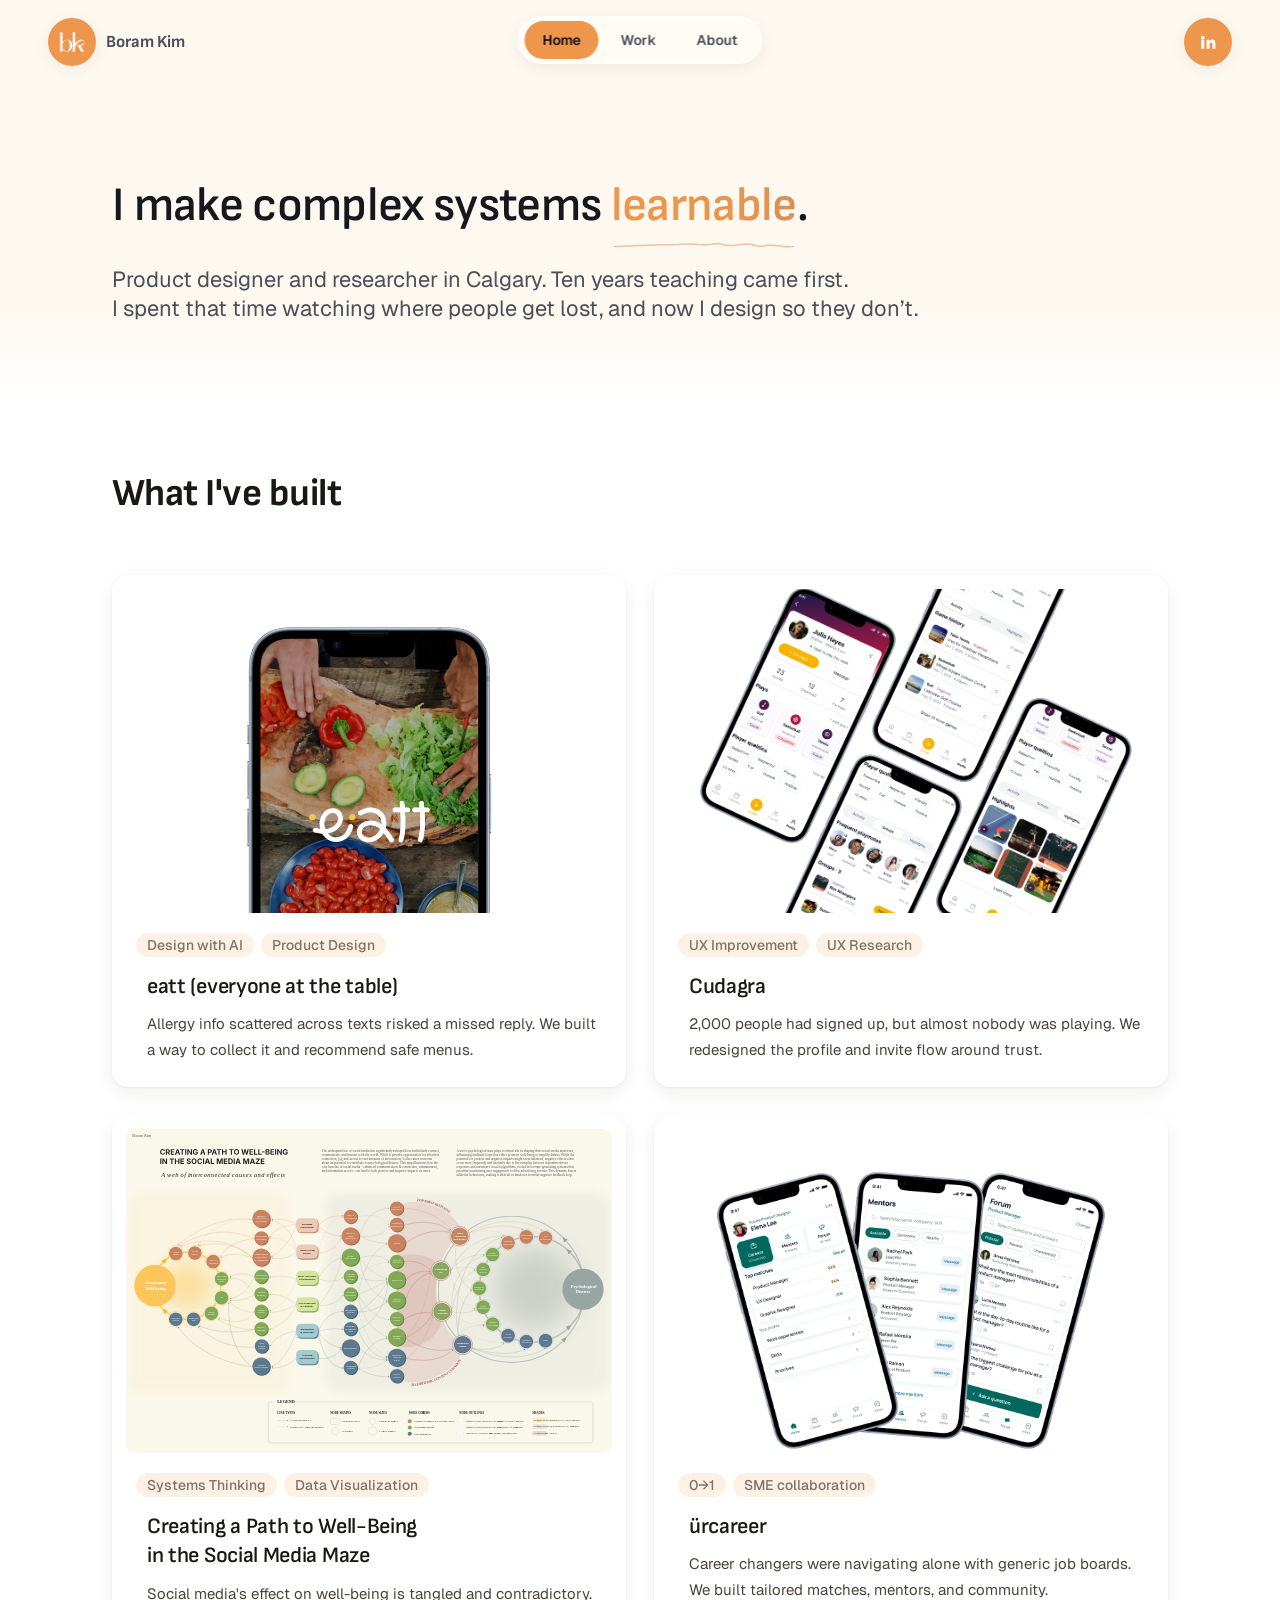
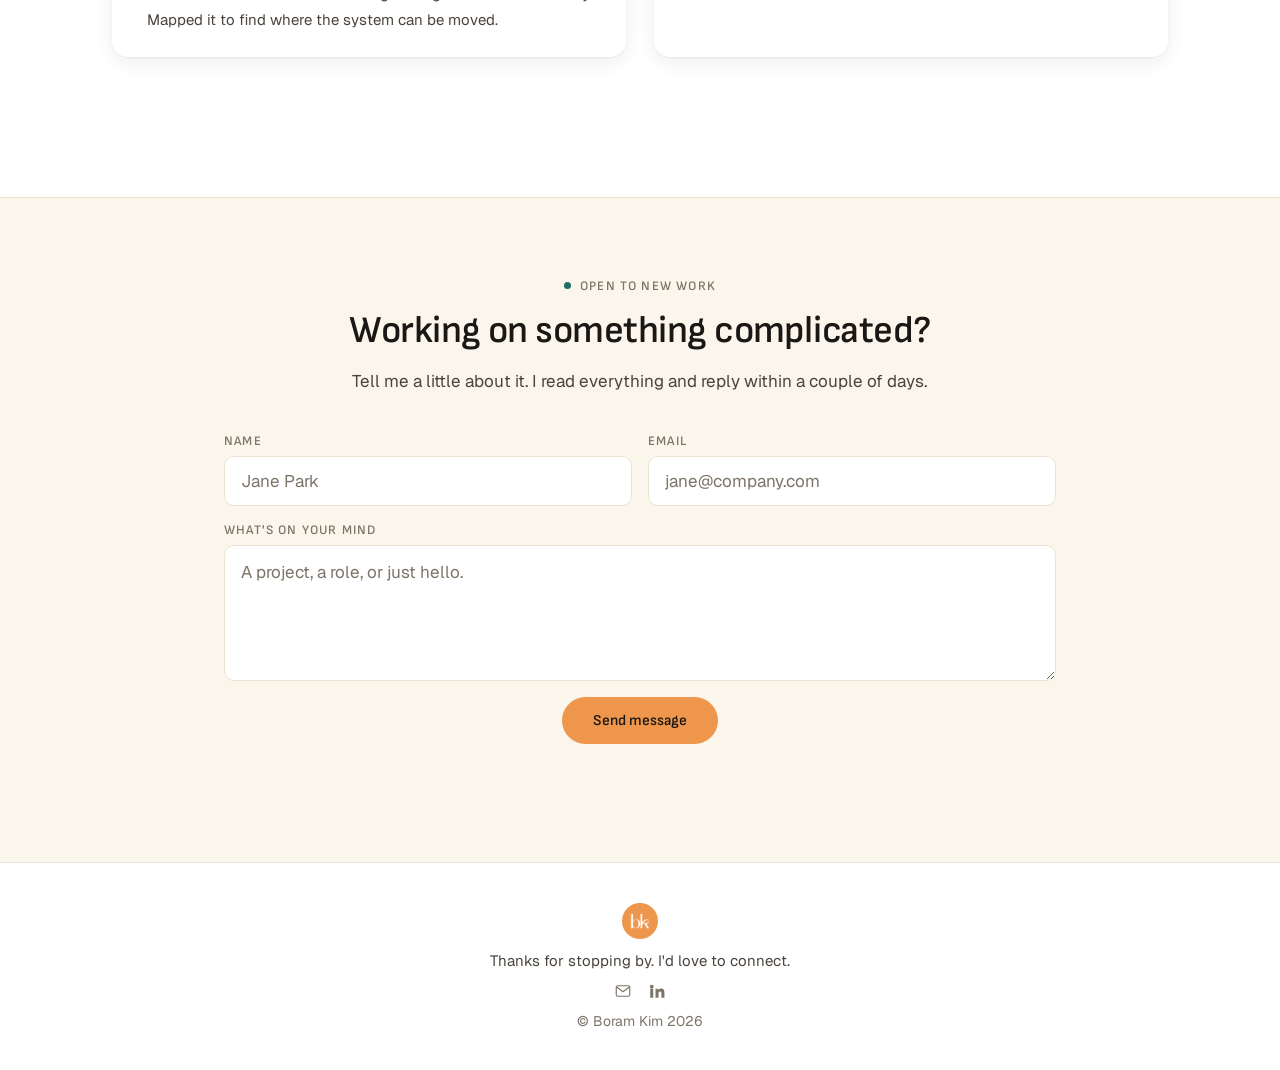
<file: index.html>
<!DOCTYPE html>
<html lang="en">
<head>
<meta charset="UTF-8">
<meta name="viewport" content="width=device-width, initial-scale=1.0">
<title>Boram Kim</title>
<meta name="description" content="I make complex systems learnable.">
<meta property="og:type" content="website">
<meta property="og:title" content="Boram Kim">
<meta property="og:description" content="I make complex systems learnable.">
<meta property="og:url" content="https://boramkim.com/">
<meta property="og:image" content="https://boramkim.com/images/og-cover.jpg">
<meta property="og:image:width" content="1200">
<meta property="og:image:height" content="630">
<meta name="twitter:card" content="summary_large_image">
<meta name="twitter:title" content="Boram Kim">
<meta name="twitter:description" content="I make complex systems learnable.">
<meta name="twitter:image" content="https://boramkim.com/images/og-cover.jpg">
<link rel="icon" type="image/png" sizes="32x32" href="images/favicon-32x32.png">
<link rel="icon" type="image/png" sizes="16x16" href="images/favicon-16x16.png">
<link rel="icon" href="images/favicon.ico">
<link rel="apple-touch-icon" sizes="180x180" href="images/apple-touch-icon.png">
<link rel="preconnect" href="https://fonts.googleapis.com">
<link rel="preconnect" href="https://fonts.gstatic.com" crossorigin>
<link rel="stylesheet" href="https://fonts.googleapis.com/css2?family=Geist:wght@400;500;600&family=Sofia+Sans:wght@400;500;600;700&display=block">
<link rel="stylesheet" href="styles.css">
</head>
<body>

<header class="navbar">
  <div class="nav-inner">
    <a class="nav-brand" href="#home">
      <img class="nav-logo" src="images/logo-bk.png" alt="Boram Kim logo">
      <span class="brand-name">Boram Kim</span>
    </a>

    <nav class="nav-pill" aria-label="Main navigation">
      <a href="#home" class="nav-link active">Home</a>
      <a href="#work" class="nav-link">Work</a>
      <a href="about.html" class="nav-link">About</a>
    </nav>

    <div class="nav-actions">
      <a class="btn-linkedin" href="https://www.linkedin.com/in/boramkim/" aria-label="LinkedIn" target="_blank" rel="noopener">
        <svg width="18" height="18" viewBox="0 0 24 24" fill="currentColor" xmlns="http://www.w3.org/2000/svg">
          <path d="M4.98 3.5a2.5 2.5 0 1 1 0 5 2.5 2.5 0 0 1 0-5ZM3 9h4v12H3V9Zm6.5 0h3.8v1.64h.05c.53-1 1.83-2.06 3.77-2.06 4.03 0 4.78 2.65 4.78 6.1V21h-4v-5.4c0-1.29-.02-2.95-1.8-2.95-1.8 0-2.08 1.4-2.08 2.85V21h-4V9Z"/>
        </svg>
      </a>
      <button class="nav-burger" id="navBurger" aria-label="Menu" aria-expanded="false" aria-controls="mobileMenu">
        <span></span><span></span><span></span>
      </button>
    </div>
  </div>

  <nav class="mobile-menu" id="mobileMenu" aria-label="Mobile navigation">
    <a href="#home" class="mobile-link active">Home</a>
    <a href="#work" class="mobile-link">Work</a>
    <a href="about.html" class="mobile-link">About</a>
  </nav>
</header>

<main>
  <section class="hero" id="home">
    <div class="hero-content measure-wide">
      <h1>
        I make complex systems <span class="untangle"><span class="ch">l</span><span class="ch">e</span><span class="ch">a</span><span class="ch">r</span><span class="ch">n</span><span class="ch">a</span><span class="ch">b</span><span class="ch">l</span><span class="ch">e</span><svg class="untangle-knot" viewBox="0 0 200 48" preserveAspectRatio="none" aria-hidden="true"><path class="knot-messy" d=""></path><path class="knot-tidy" d="M4.00,30.00L8.27,29.72L12.53,29.44L16.80,29.17L21.07,28.90L25.33,28.63L29.60,28.37L33.87,28.12L38.13,27.88L42.40,27.65L46.67,27.43L50.93,27.22L55.20,27.03L59.47,26.85L63.73,26.68L68.00,26.54L72.27,26.40L76.53,26.29L80.80,26.20L85.07,26.12L89.33,26.06L93.60,26.02L97.87,26.00L102.13,26.00L106.40,26.02L110.67,26.06L114.93,26.12L119.20,26.20L123.47,26.29L127.73,26.40L132.00,26.54L136.27,26.68L140.53,26.85L144.80,27.03L149.07,27.22L153.33,27.43L157.60,27.65L161.87,27.88L166.13,28.12L170.40,28.37L174.67,28.63L178.93,28.90L183.20,29.17L187.47,29.44L191.73,29.72L196.00,30.00"></path></svg></span>.
      </h1>
    </div>

    <div class="hero-copy measure-wide">
      <p class="subtitle">Product designer and researcher in Calgary. Ten years teaching came first.<br class="subtitle-break"> I spent that time watching where people get lost, and now I design so they don’t.</p>
    </div>
  </section>

  <section class="work" id="work">
    <div class="work-white">
      <div class="work-head measure-wide">
        <h2>What I've built</h2>
      </div>

      <div class="grid measure-wide">
        <a class="case" href="eatt.html">
          <div class="thumb is-contain" aria-hidden="true">
            <img src="images/eatt-hero.png" alt="">
          </div>
          <div class="case-body">
            <div class="tags"><span class="tag">Design with AI</span><span class="tag">Product Design</span></div>
            <h3>eatt (everyone at the table)</h3>
            <p>Allergy info scattered across texts risked a missed reply. We built a way to collect it and recommend safe menus.</p>
          </div>
        </a>

        <a class="case" href="cudagra.html">
          <div class="thumb is-contain" style="--thumb-zoom:1.1" aria-hidden="true">
            <img src="images/cudagra-hero.png" alt="">
          </div>
          <div class="case-body">
            <div class="tags"><span class="tag">UX Improvement</span><span class="tag">UX Research</span></div>
            <h3>Cudagra</h3>
            <p>2,000 people had signed up, but almost nobody was playing. We redesigned the profile and invite flow around trust.</p>
          </div>
        </a>

        <a class="case" href="system-mapping.html">
          <div class="thumb" aria-hidden="true">
            <img src="images/map-causal.svg" alt="">
          </div>
          <div class="case-body">
            <div class="tags"><span class="tag">Systems Thinking</span><span class="tag">Data Visualization</span></div>
            <h3>Creating a Path to Well-Being<br>in the Social Media Maze</h3>
            <p>Social media's effect on well-being is tangled and contradictory. Mapped it to find where the system can be moved.</p>
          </div>
        </a>

        <a class="case" href="urcareer.html">
          <div class="thumb is-contain" style="--thumb-zoom:0.88" aria-hidden="true">
            <img src="images/urcareer-hero.png" alt="">
          </div>
          <div class="case-body">
            <div class="tags"><span class="tag">0→1</span><span class="tag">SME collaboration</span></div>
            <h3>ürcareer</h3>
            <p>Career changers were navigating alone with generic job boards. We built tailored matches, mentors, and community.</p>
          </div>
        </a>
      </div>
    </div>

    <div class="contact" id="contact">
      <div class="contact-head">
        <span class="contact-status"><span class="contact-dot"></span>Open to new work</span>
        <h2>Working on something complicated?</h2>
        <p>Tell me a little about it. I read everything and reply within a couple of days.</p>
      </div>

      <form class="contact-form" id="contactForm" action="https://api.web3forms.com/submit" method="POST">
        <input type="hidden" name="access_key" value="5f5751f2-6e60-4d04-9f47-46105db2cbf5">
        <input type="checkbox" name="botcheck" class="contact-honeypot" tabindex="-1" autocomplete="off">
        <label class="field">
          <span>Name</span>
          <input type="text" name="name" placeholder="Jane Park" required>
        </label>
        <label class="field">
          <span>Email</span>
          <input type="email" name="email" placeholder="jane@company.com" required>
        </label>
        <label class="field field-full">
          <span>What's on your mind</span>
          <textarea rows="4" name="message" placeholder="A project, a role, or just hello." required></textarea>
        </label>
        <div class="field-full contact-submit-row">
          <button type="submit" class="contact-submit">Send message</button>
          <p class="contact-form-message" id="contactFormMessage" role="status" aria-live="polite"></p>
        </div>
      </form>
    </div>
  </section>
</main>

<footer class="site-footer">
  <img class="footer-mark" src="images/logo-bk.png" alt="Boram Kim logo">
  <p class="footer-tagline">Thanks for stopping by. I'd love to connect.</p>

  <div class="footer-links">
    <a href="mailto:boram.g.kim@gmail.com" aria-label="Email">
      <svg width="18" height="18" viewBox="0 0 24 24" fill="none" xmlns="http://www.w3.org/2000/svg">
        <rect x="3" y="5" width="18" height="14" rx="2" stroke="currentColor" stroke-width="1.5"/>
        <path d="m4 7 8 6 8-6" stroke="currentColor" stroke-width="1.5" stroke-linecap="round" stroke-linejoin="round"/>
      </svg>
    </a>
    <a href="https://www.linkedin.com/in/boramkim/" aria-label="LinkedIn" target="_blank" rel="noopener">
      <svg width="18" height="18" viewBox="0 0 24 24" fill="currentColor" xmlns="http://www.w3.org/2000/svg">
        <path d="M4.98 3.5a2.5 2.5 0 1 1 0 5 2.5 2.5 0 0 1 0-5ZM3 9h4v12H3V9Zm6.5 0h3.8v1.64h.05c.53-1 1.83-2.06 3.77-2.06 4.03 0 4.78 2.65 4.78 6.1V21h-4v-5.4c0-1.29-.02-2.95-1.8-2.95-1.8 0-2.08 1.4-2.08 2.85V21h-4V9Z"/>
      </svg>
    </a>
  </div>

  <p class="footer-copyright">&copy; Boram Kim <span id="footerYear"></span></p>
</footer>

<script src="script.js"></script>
</body>
</html>
</file>
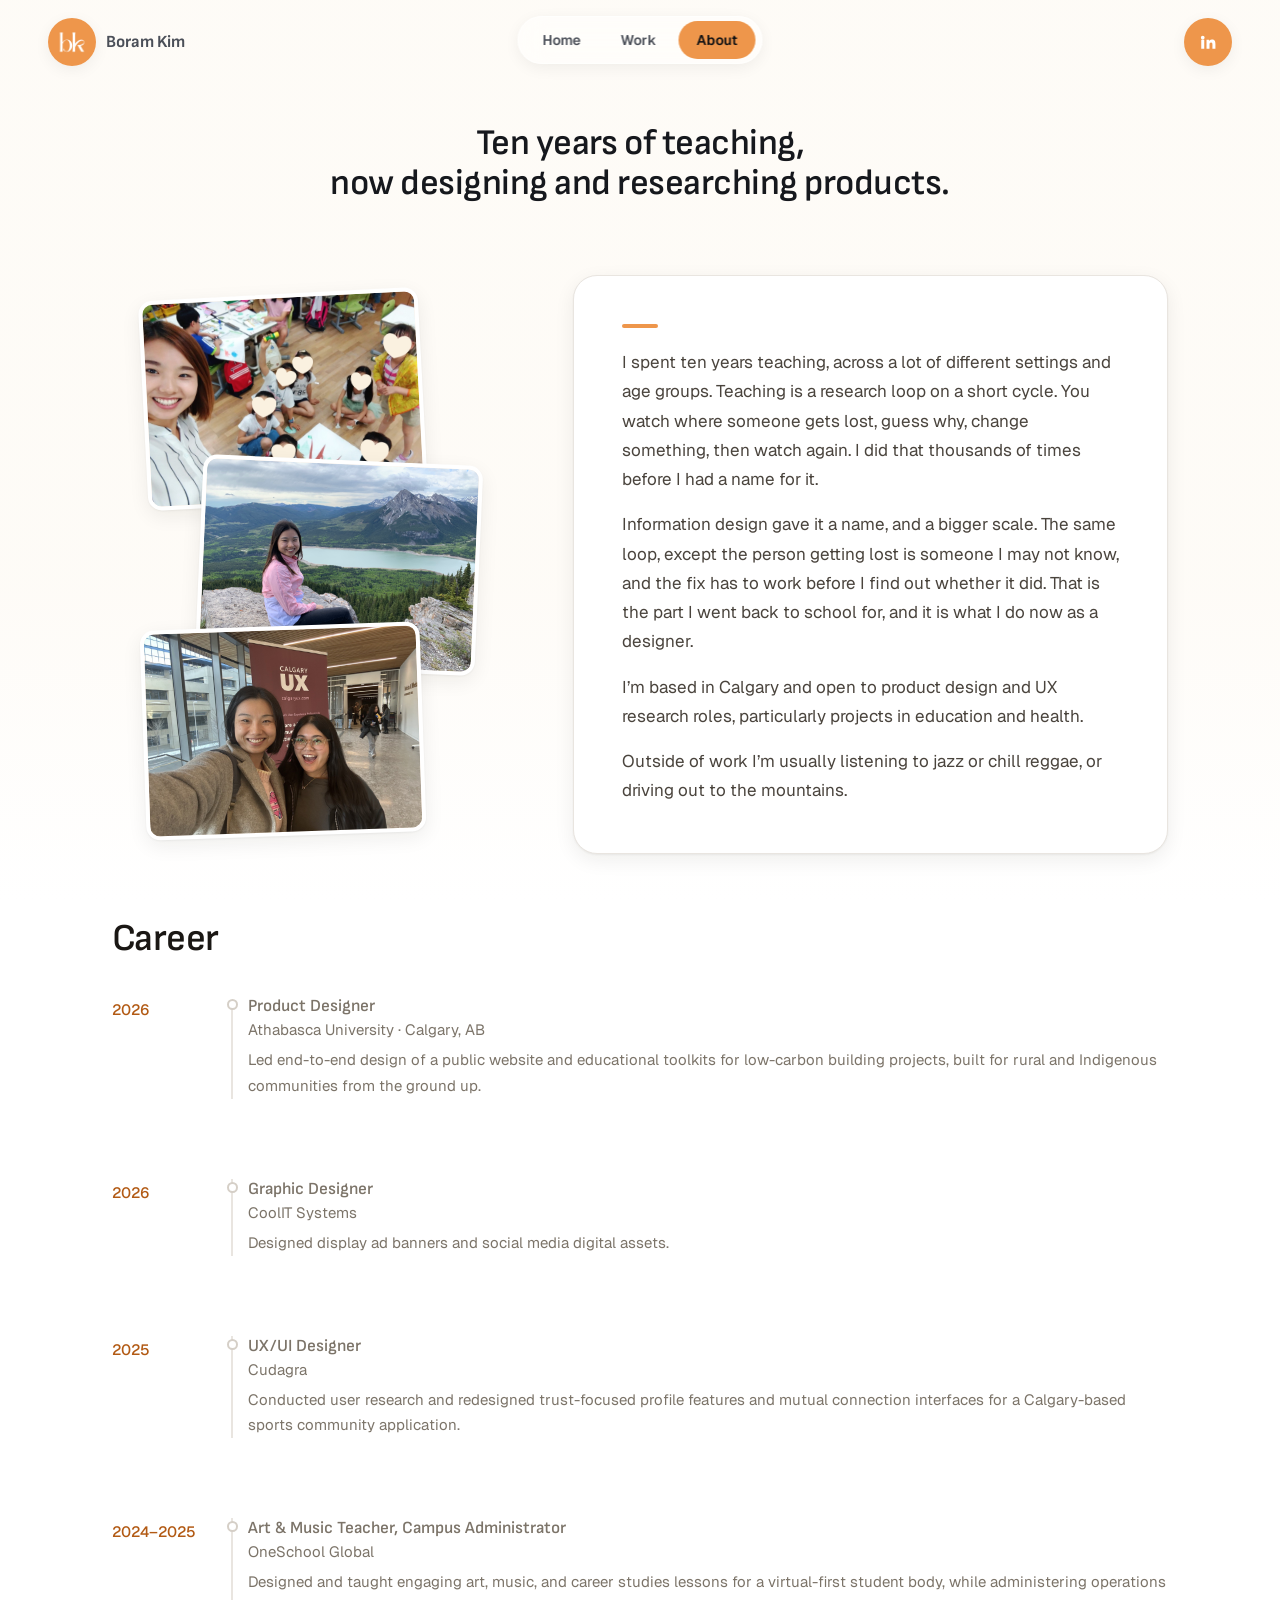
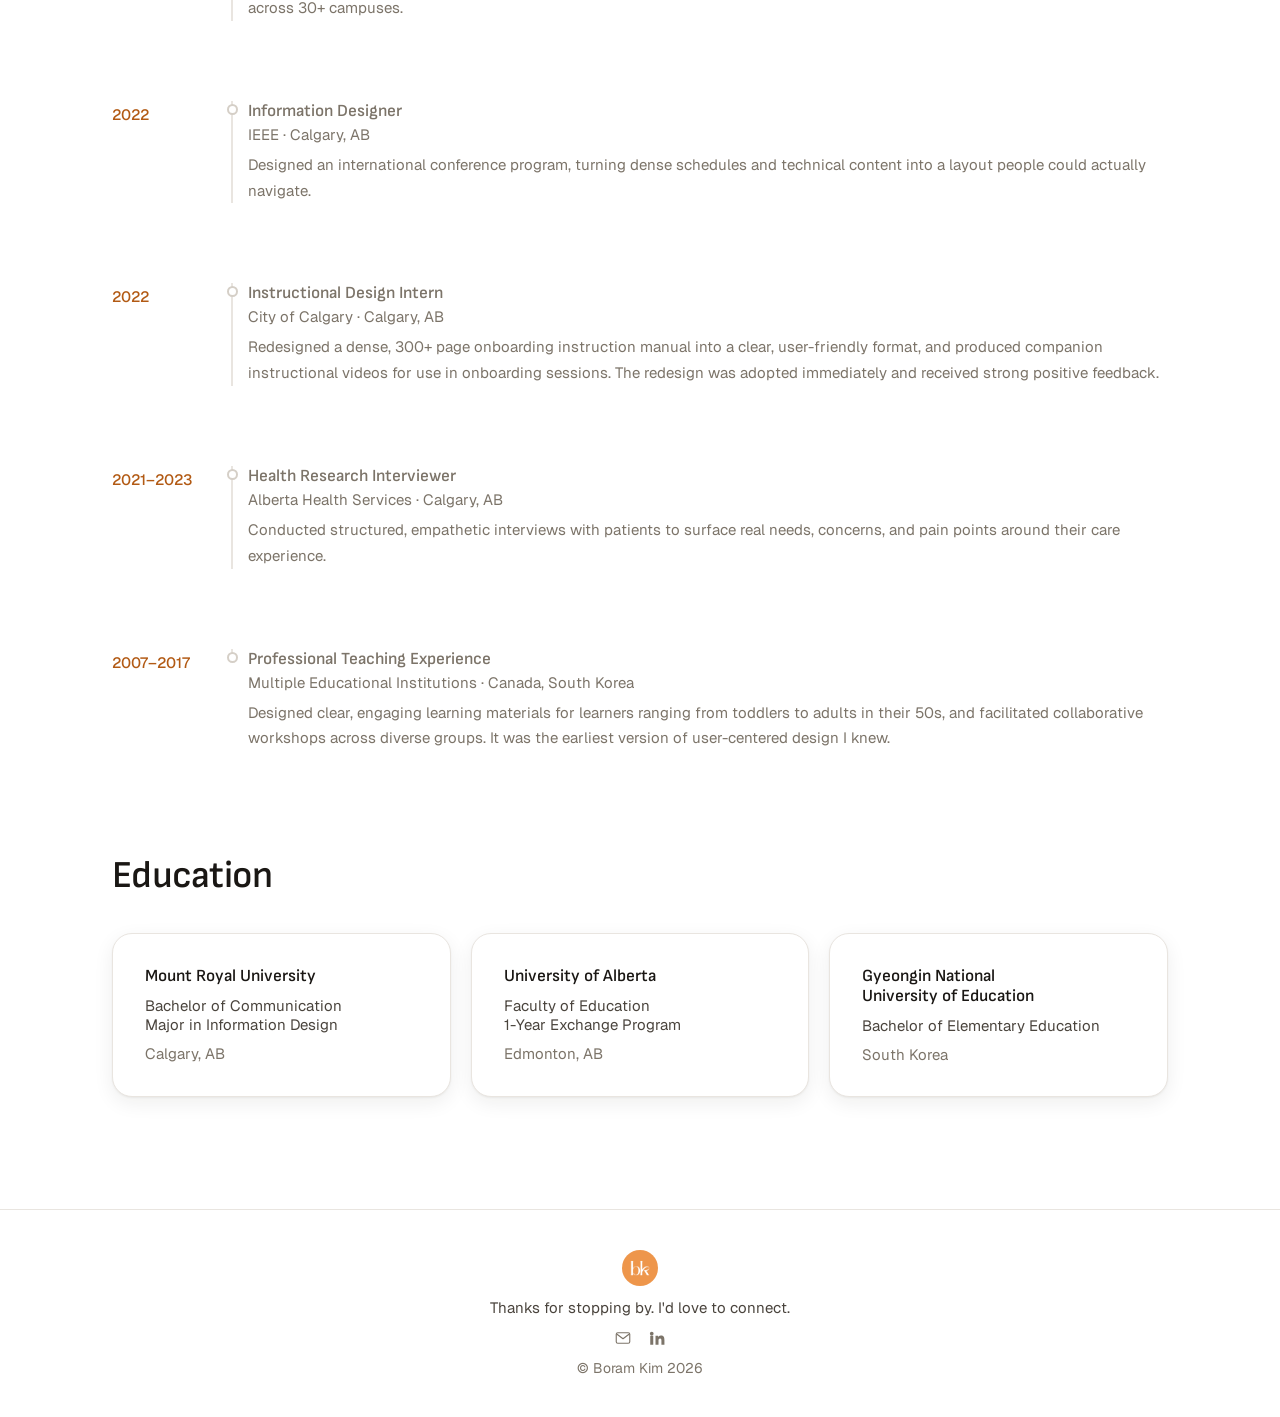
<file: about.html>
<!DOCTYPE html>
<html lang="en">
<head>
<meta charset="UTF-8">
<meta name="viewport" content="width=device-width, initial-scale=1.0">
<title>Boram Kim | About</title>
<meta name="description" content="Ten years of teaching, now designing and researching products.">
<meta property="og:type" content="website">
<meta property="og:title" content="Boram Kim | About">
<meta property="og:description" content="Ten years of teaching, now designing and researching products.">
<meta property="og:url" content="https://boramkim.com/about.html">
<meta name="twitter:card" content="summary_large_image">
<meta name="twitter:title" content="Boram Kim | About">
<meta name="twitter:description" content="Ten years of teaching, now designing and researching products.">
<link rel="icon" type="image/png" sizes="32x32" href="images/favicon-32x32.png">
<link rel="icon" type="image/png" sizes="16x16" href="images/favicon-16x16.png">
<link rel="icon" href="images/favicon.ico">
<link rel="apple-touch-icon" sizes="180x180" href="images/apple-touch-icon.png">
<link rel="preconnect" href="https://fonts.googleapis.com">
<link rel="preconnect" href="https://fonts.gstatic.com" crossorigin>
<link rel="stylesheet" href="https://fonts.googleapis.com/css2?family=Geist:wght@400;500;600&family=Sofia+Sans:wght@400;500;600;700&display=swap">
<link rel="stylesheet" href="styles.css">
</head>
<body class="about-page">

<header class="navbar">
  <div class="nav-inner">
    <a class="nav-brand" href="index.html#home">
      <img class="nav-logo" src="images/logo-bk.png" alt="Boram Kim logo">
      <span class="brand-name">Boram Kim</span>
    </a>

    <nav class="nav-pill" aria-label="Main navigation">
      <a href="index.html#home" class="nav-link">Home</a>
      <a href="index.html#work" class="nav-link">Work</a>
      <a href="about.html" class="nav-link active">About</a>
    </nav>

    <div class="nav-actions">
      <a class="btn-linkedin" href="https://www.linkedin.com/in/boramkim/" aria-label="LinkedIn" target="_blank" rel="noopener">
        <svg width="18" height="18" viewBox="0 0 24 24" fill="currentColor" xmlns="http://www.w3.org/2000/svg">
          <path d="M4.98 3.5a2.5 2.5 0 1 1 0 5 2.5 2.5 0 0 1 0-5ZM3 9h4v12H3V9Zm6.5 0h3.8v1.64h.05c.53-1 1.83-2.06 3.77-2.06 4.03 0 4.78 2.65 4.78 6.1V21h-4v-5.4c0-1.29-.02-2.95-1.8-2.95-1.8 0-2.08 1.4-2.08 2.85V21h-4V9Z"/>
        </svg>
      </a>
      <button class="nav-burger" id="navBurger" aria-label="Menu" aria-expanded="false" aria-controls="mobileMenu">
        <span></span><span></span><span></span>
      </button>
    </div>
  </div>

  <nav class="mobile-menu" id="mobileMenu" aria-label="Mobile navigation">
    <a href="index.html#home" class="mobile-link">Home</a>
    <a href="index.html#work" class="mobile-link">Work</a>
    <a href="about.html" class="mobile-link active">About</a>
  </nav>
</header>

<main>
  <div class="about-hero-wrap">
  <section class="page-intro measure" id="about">
    <h1>Ten years of teaching,<br class="statement-break"> now designing and researching products.</h1>
  </section>

  <section class="about-top measure-wide" aria-label="Photos of Boram, and a short introduction">
    <div class="photo-stack">
      <button class="photo-stack-item" style="--rot:-3deg; --shift:-1.75rem;" aria-label="Show photo 1">
        <img src="images/about-photo-2.jpg" alt="Boram teaching a group of children an art activity in her classroom">
      </button>
      <button class="photo-stack-item" style="--rot:2.5deg; --shift:1.75rem;" aria-label="Show photo 2">
        <img src="images/about-photo-3.jpg" alt="Boram smiling on a mountain summit overlooking a lake and forest">
      </button>
      <button class="photo-stack-item" style="--rot:-2deg; --shift:-1.75rem;" aria-label="Show photo 3">
        <img src="images/about-photo-4.jpg" alt="Boram and a friend at a Calgary UX community event">
      </button>
    </div>

    <div class="intro-card">
      <span class="intro-card-dot" aria-hidden="true"></span>
      <p>I spent ten years teaching, across a lot of different settings and age groups. Teaching is a research loop on a short cycle. You watch where someone gets lost, guess why, change something, then watch again. I did that thousands of times before I had a name for it.</p>
      <p>Information design gave it a name, and a bigger scale. The same loop, except the person getting lost is someone I may not know, and the fix has to work before I find out whether it did. That is the part I went back to school for, and it is what I do now as a designer.</p>
      <p>I&rsquo;m based in Calgary and open to product design and UX research roles, particularly projects in education and health.</p>
      <p>Outside of work I&rsquo;m usually listening to jazz or chill reggae, or driving out to the mountains.</p>
    </div>
  </section>
  </div>

  <section class="timeline-wrap measure-wide">
    <div class="section-head">
      <h2>Career</h2>
    </div>

    <ol class="timeline">
      <li class="timeline-item">
        <div class="timeline-date-col">
          <span class="timeline-date">2026</span>
        </div>
        <div class="timeline-rail"><span class="timeline-dot" aria-hidden="true"></span></div>
        <div class="timeline-body">
          <h3>Product Designer</h3>
          <p class="timeline-org">Athabasca University · Calgary, AB</p>
          <p>Led end-to-end design of a public website and educational toolkits for low-carbon building projects, built for rural and Indigenous communities from the ground up.</p>
        </div>
      </li>

      <li class="timeline-item">
        <div class="timeline-date-col">
          <span class="timeline-date">2026</span>
        </div>
        <div class="timeline-rail"><span class="timeline-dot" aria-hidden="true"></span></div>
        <div class="timeline-body">
          <h3>Graphic Designer</h3>
          <p class="timeline-org">CoolIT Systems</p>
          <p>Designed display ad banners and social media digital assets.</p>
        </div>
      </li>

      <li class="timeline-item">
        <div class="timeline-date-col">
          <span class="timeline-date">2025</span>
        </div>
        <div class="timeline-rail"><span class="timeline-dot" aria-hidden="true"></span></div>
        <div class="timeline-body">
          <h3>UX/UI Designer</h3>
          <p class="timeline-org">Cudagra</p>
          <p>Conducted user research and redesigned trust-focused profile features and mutual connection interfaces for a Calgary-based sports community application.</p>
        </div>
      </li>

      <li class="timeline-item">
        <div class="timeline-date-col">
          <span class="timeline-date">2024–2025</span>
        </div>
        <div class="timeline-rail"><span class="timeline-dot" aria-hidden="true"></span></div>
        <div class="timeline-body">
          <h3>Art & Music Teacher, Campus Administrator</h3>
          <p class="timeline-org">OneSchool Global</p>
          <p>Designed and taught engaging art, music, and career studies lessons for a virtual-first student body, while administering operations across 30+ campuses.</p>
        </div>
      </li>

      <li class="timeline-item">
        <div class="timeline-date-col">
          <span class="timeline-date">2022</span>
        </div>
        <div class="timeline-rail"><span class="timeline-dot" aria-hidden="true"></span></div>
        <div class="timeline-body">
          <h3>Information Designer</h3>
          <p class="timeline-org">IEEE · Calgary, AB</p>
          <p>Designed an international conference program, turning dense schedules and technical content into a layout people could actually navigate.</p>
        </div>
      </li>

      <li class="timeline-item">
        <div class="timeline-date-col">
          <span class="timeline-date">2022</span>
        </div>
        <div class="timeline-rail"><span class="timeline-dot" aria-hidden="true"></span></div>
        <div class="timeline-body">
          <h3>Instructional Design Intern</h3>
          <p class="timeline-org">City of Calgary · Calgary, AB</p>
          <p>Redesigned a dense, 300+ page onboarding instruction manual into a clear, user-friendly format, and produced companion instructional videos for use in onboarding sessions. The redesign was adopted immediately and received strong positive feedback.</p>
        </div>
      </li>

      <li class="timeline-item">
        <div class="timeline-date-col">
          <span class="timeline-date">2021–2023</span>
        </div>
        <div class="timeline-rail"><span class="timeline-dot" aria-hidden="true"></span></div>
        <div class="timeline-body">
          <h3>Health Research Interviewer</h3>
          <p class="timeline-org">Alberta Health Services · Calgary, AB</p>
          <p>Conducted structured, empathetic interviews with patients to surface real needs, concerns, and pain points around their care experience.</p>
        </div>
      </li>

      <li class="timeline-item">
        <div class="timeline-date-col">
          <span class="timeline-date">2007–2017</span>
        </div>
        <div class="timeline-rail"><span class="timeline-dot" aria-hidden="true"></span></div>
        <div class="timeline-body">
          <h3>Professional Teaching Experience</h3>
          <p class="timeline-org">Multiple Educational Institutions · Canada, South Korea</p>
          <p>Designed clear, engaging learning materials for learners ranging from toddlers to adults in their 50s, and facilitated collaborative workshops across diverse groups. It was the earliest version of user-centered design I knew.</p>
        </div>
      </li>
    </ol>
  </section>

  <section class="education-wrap measure-wide">
    <div class="section-head">
      <h2>Education</h2>
    </div>

    <ul class="education-grid">
      <li class="education-item">
        <h3>Mount Royal University</h3>
        <p class="education-major">Bachelor of Communication<br>Major in Information Design</p>
        <p class="education-location">Calgary, AB</p>
      </li>
      <li class="education-item">
        <h3>University of Alberta</h3>
        <p class="education-major">Faculty of Education<br>1-Year Exchange Program</p>
        <p class="education-location">Edmonton, AB</p>
      </li>
      <li class="education-item">
        <h3>Gyeongin National University of Education</h3>
        <p class="education-major">Bachelor of Elementary Education</p>
        <p class="education-location">South Korea</p>
      </li>
    </ul>
  </section>
</main>

<footer class="site-footer">
  <img class="footer-mark" src="images/logo-bk.png" alt="Boram Kim logo">
  <p class="footer-tagline">Thanks for stopping by. I'd love to connect.</p>

  <div class="footer-links">
    <a href="mailto:boram.g.kim@gmail.com" aria-label="Email">
      <svg width="18" height="18" viewBox="0 0 24 24" fill="none" xmlns="http://www.w3.org/2000/svg">
        <rect x="3" y="5" width="18" height="14" rx="2" stroke="currentColor" stroke-width="1.5"/>
        <path d="m4 7 8 6 8-6" stroke="currentColor" stroke-width="1.5" stroke-linecap="round" stroke-linejoin="round"/>
      </svg>
    </a>
    <a href="https://www.linkedin.com/in/boramkim/" aria-label="LinkedIn" target="_blank" rel="noopener">
      <svg width="18" height="18" viewBox="0 0 24 24" fill="currentColor" xmlns="http://www.w3.org/2000/svg">
        <path d="M4.98 3.5a2.5 2.5 0 1 1 0 5 2.5 2.5 0 0 1 0-5ZM3 9h4v12H3V9Zm6.5 0h3.8v1.64h.05c.53-1 1.83-2.06 3.77-2.06 4.03 0 4.78 2.65 4.78 6.1V21h-4v-5.4c0-1.29-.02-2.95-1.8-2.95-1.8 0-2.08 1.4-2.08 2.85V21h-4V9Z"/>
      </svg>
    </a>
  </div>

  <p class="footer-copyright">&copy; Boram Kim <span id="footerYear"></span></p>
</footer>

<script src="script.js"></script>
</body>
</html>
</file>
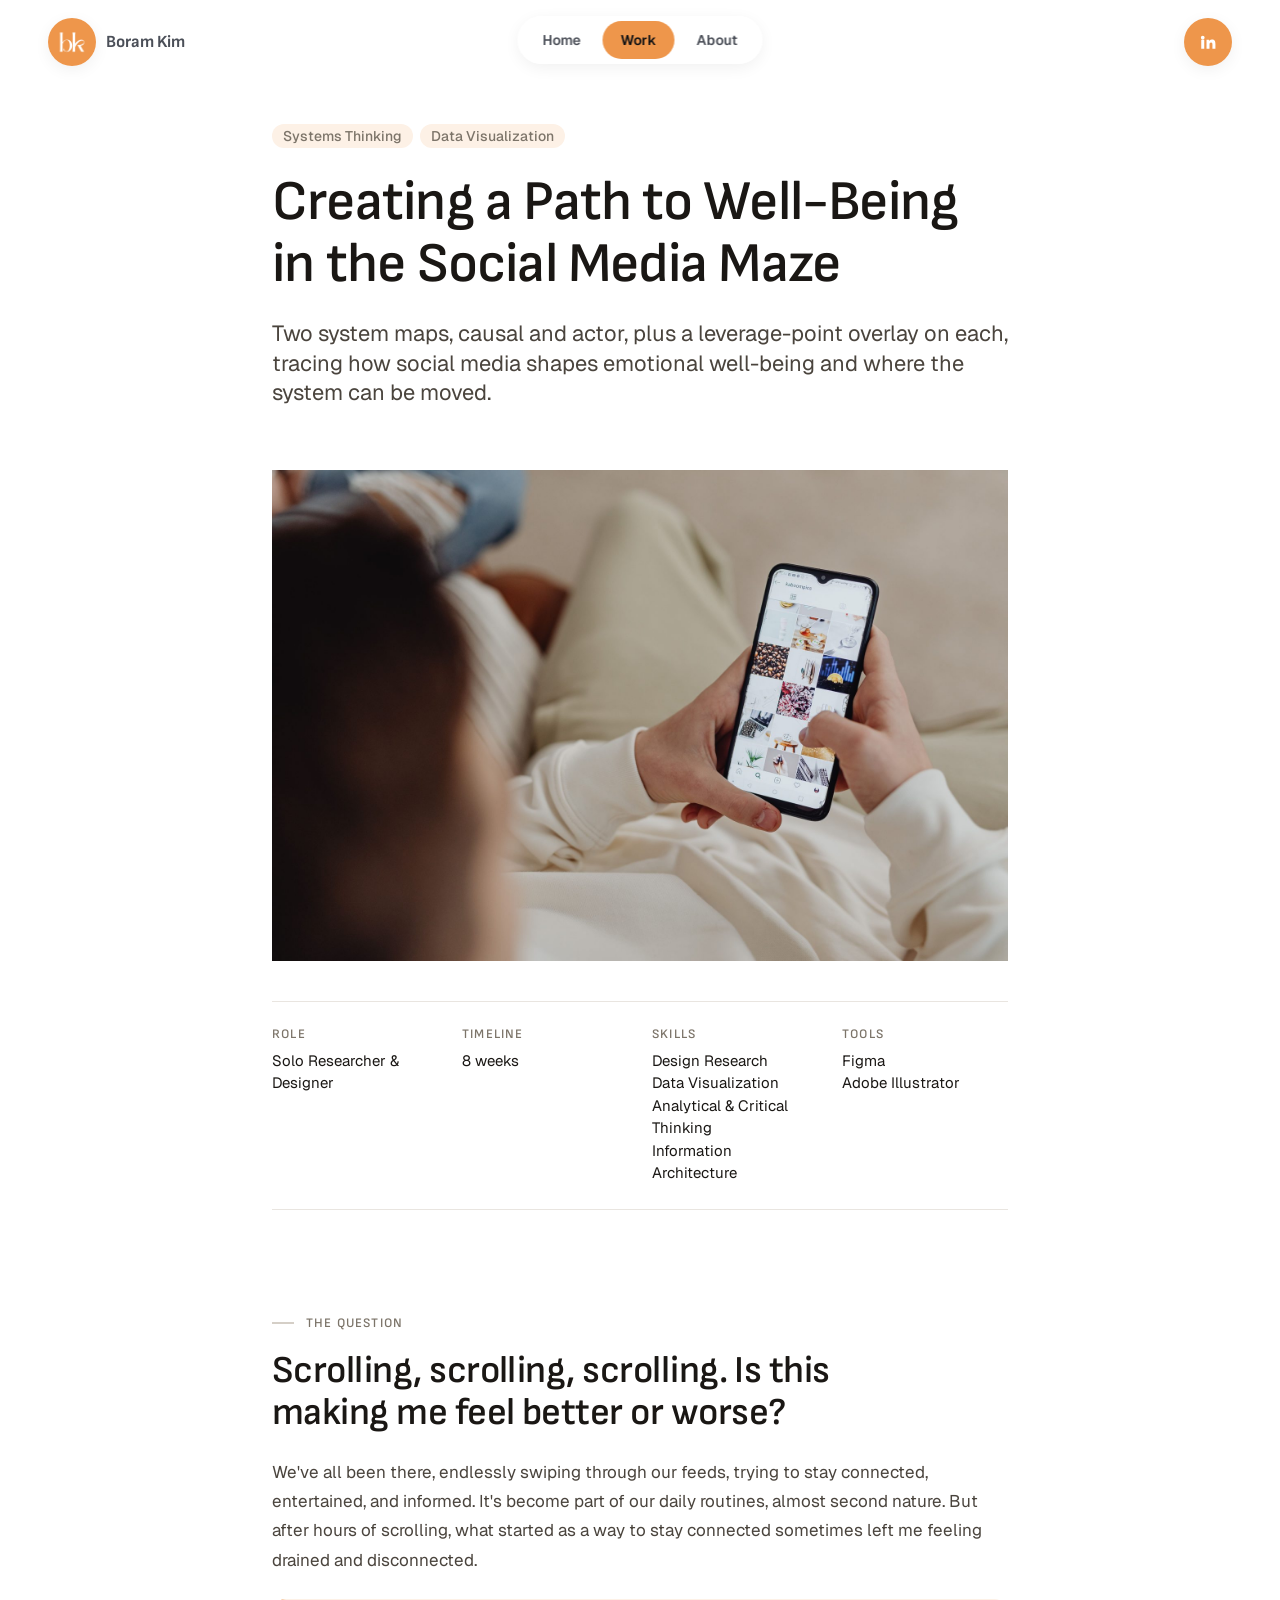
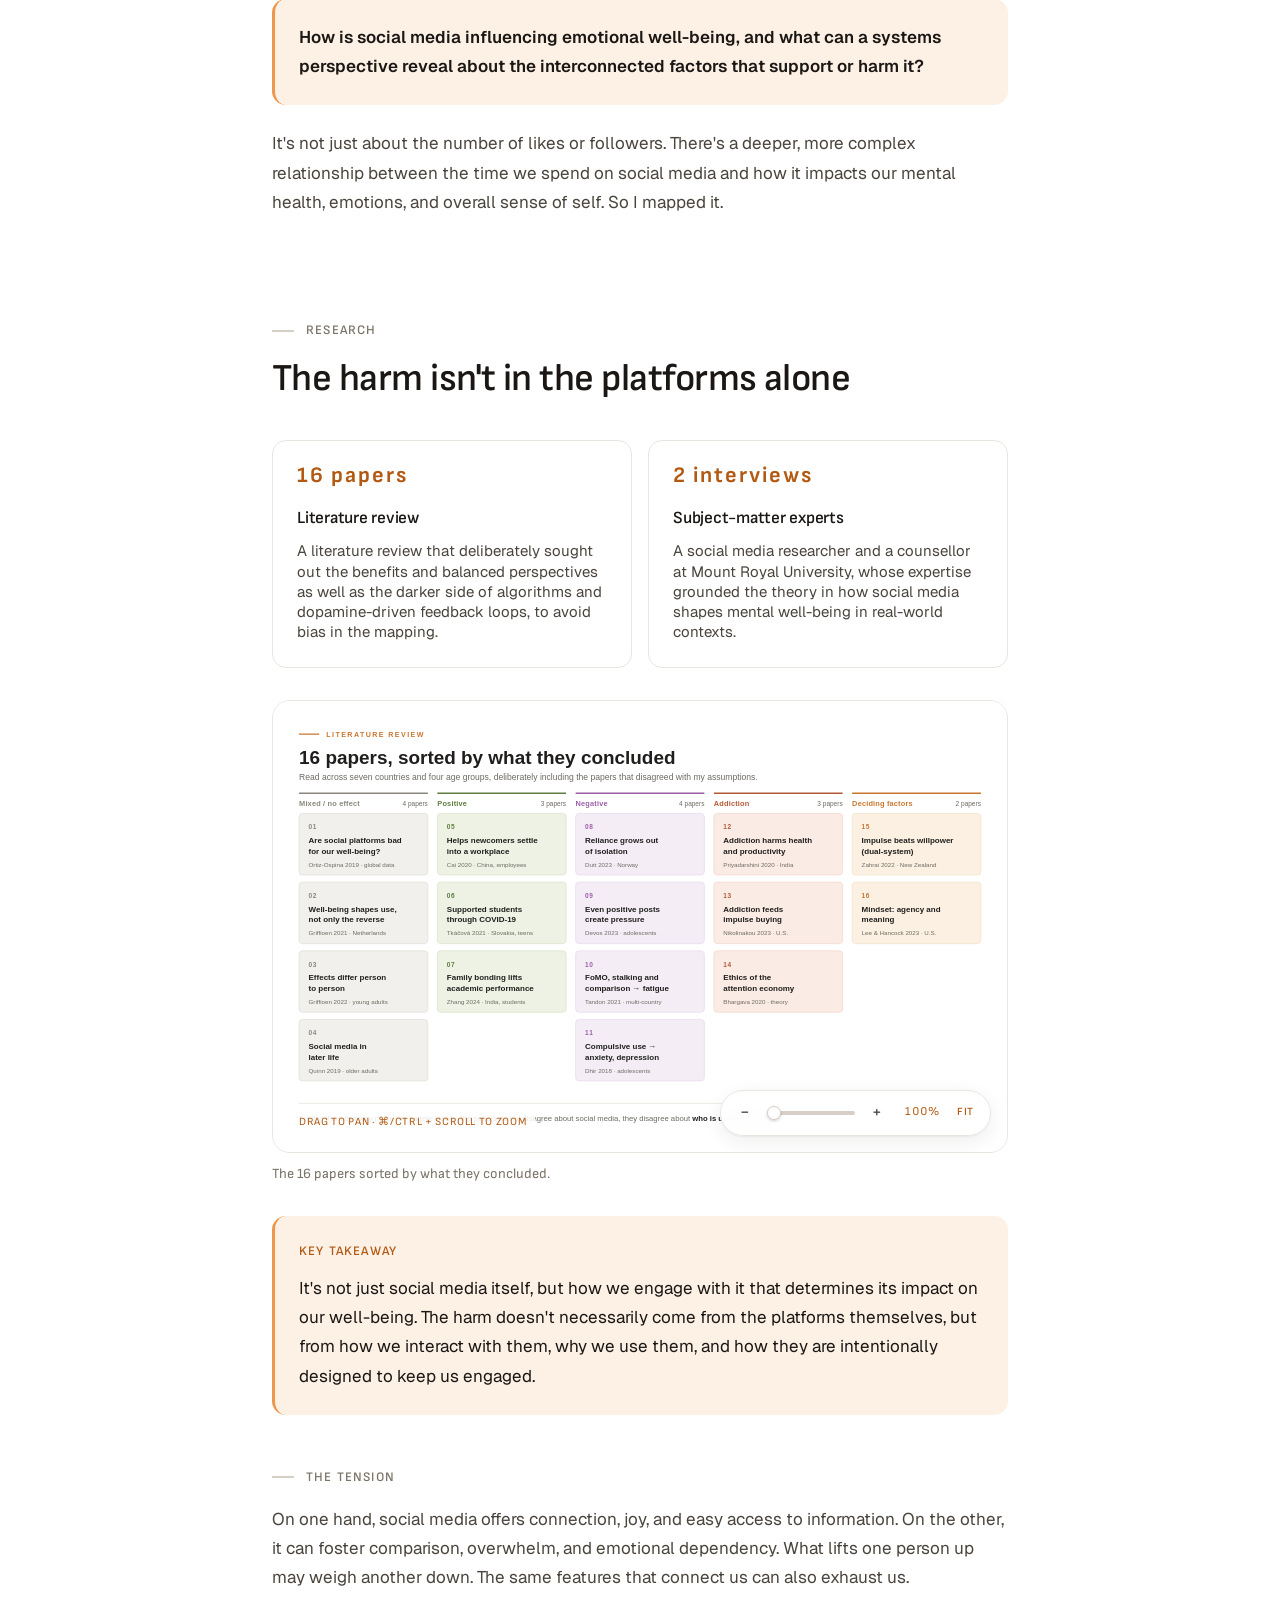
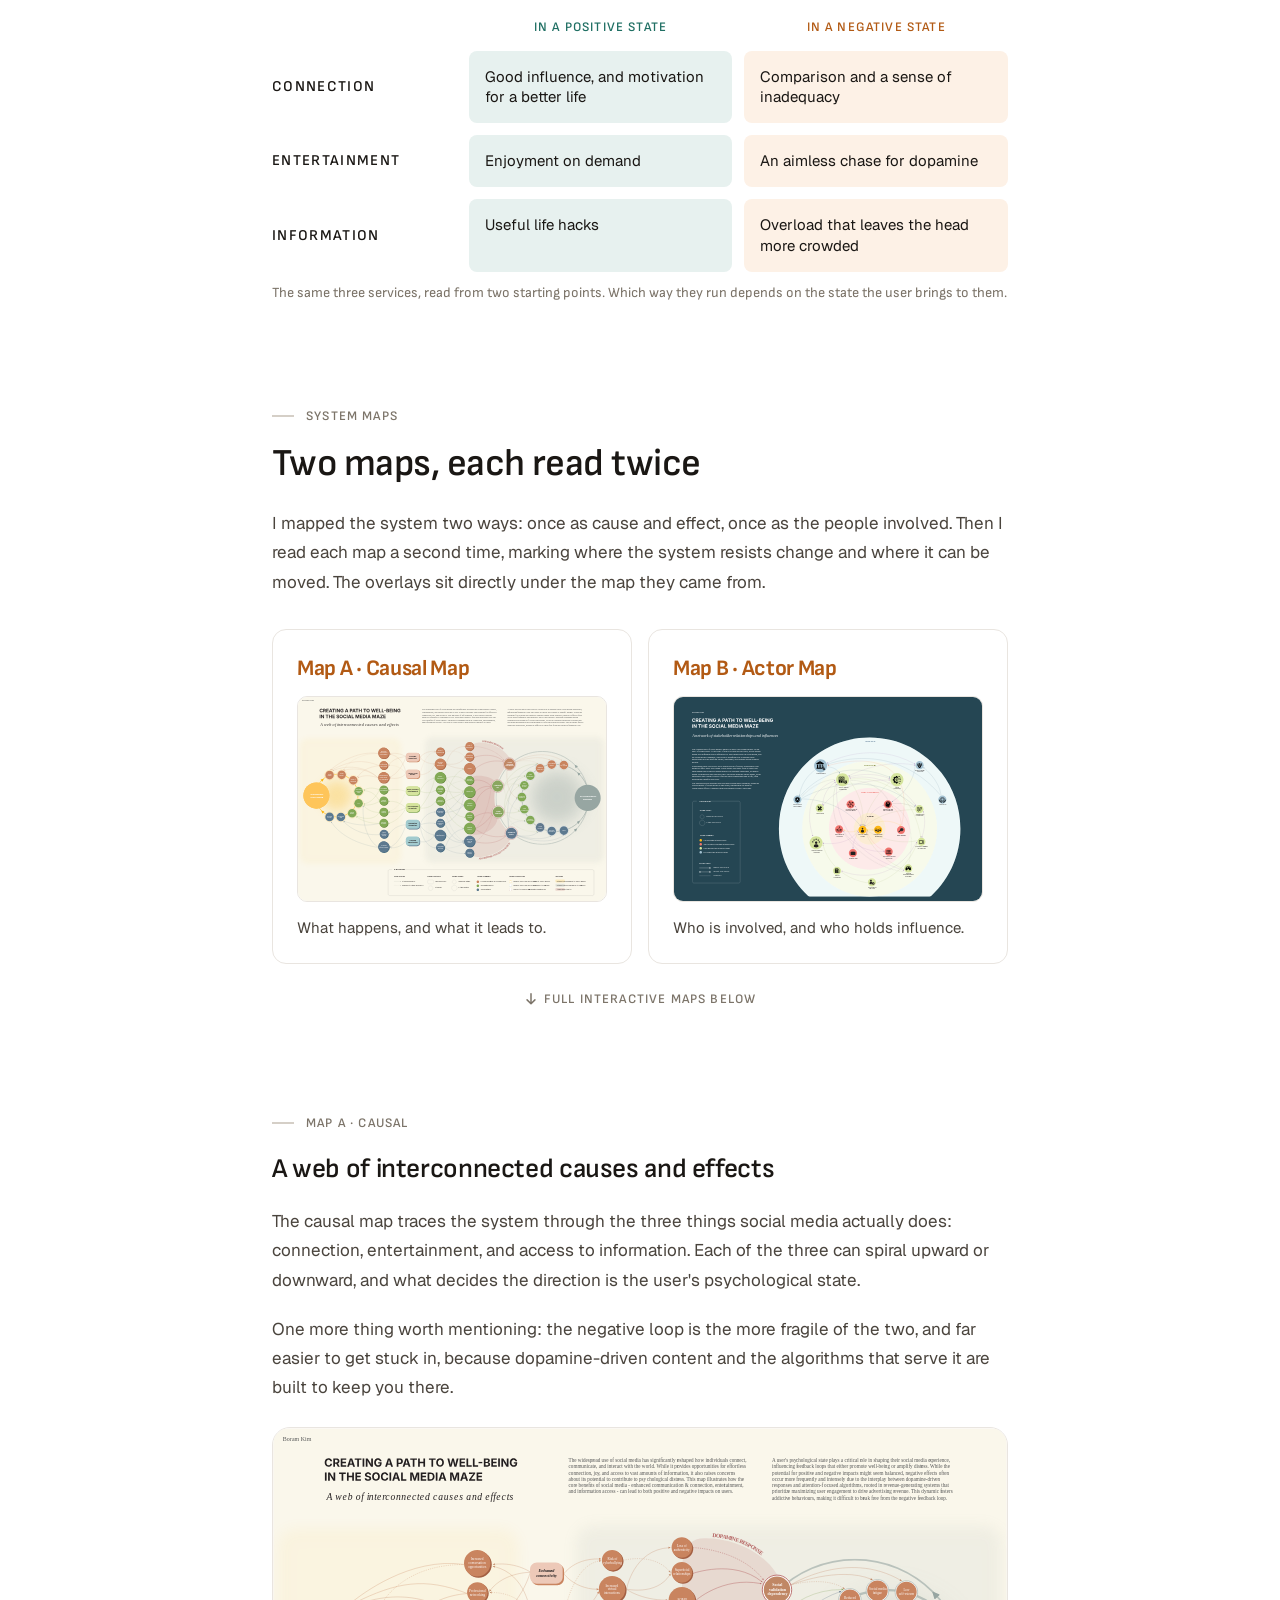
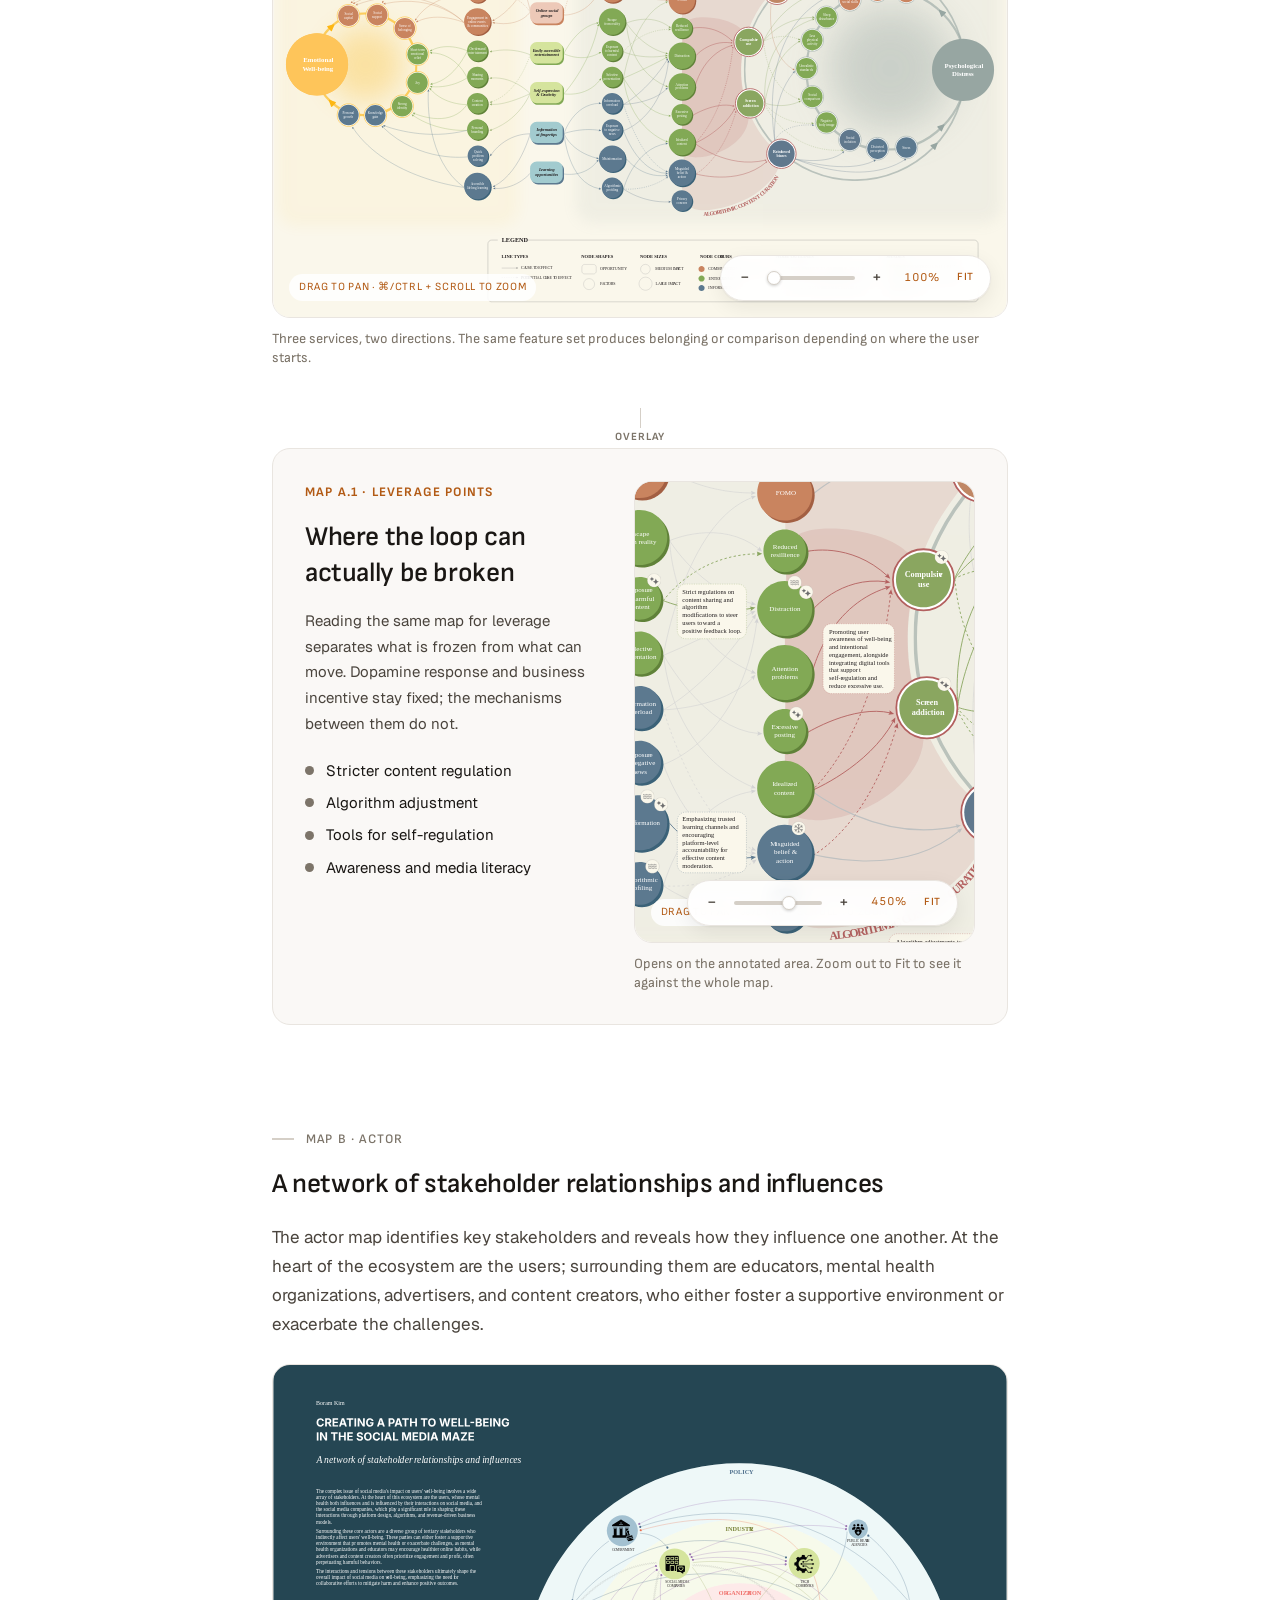
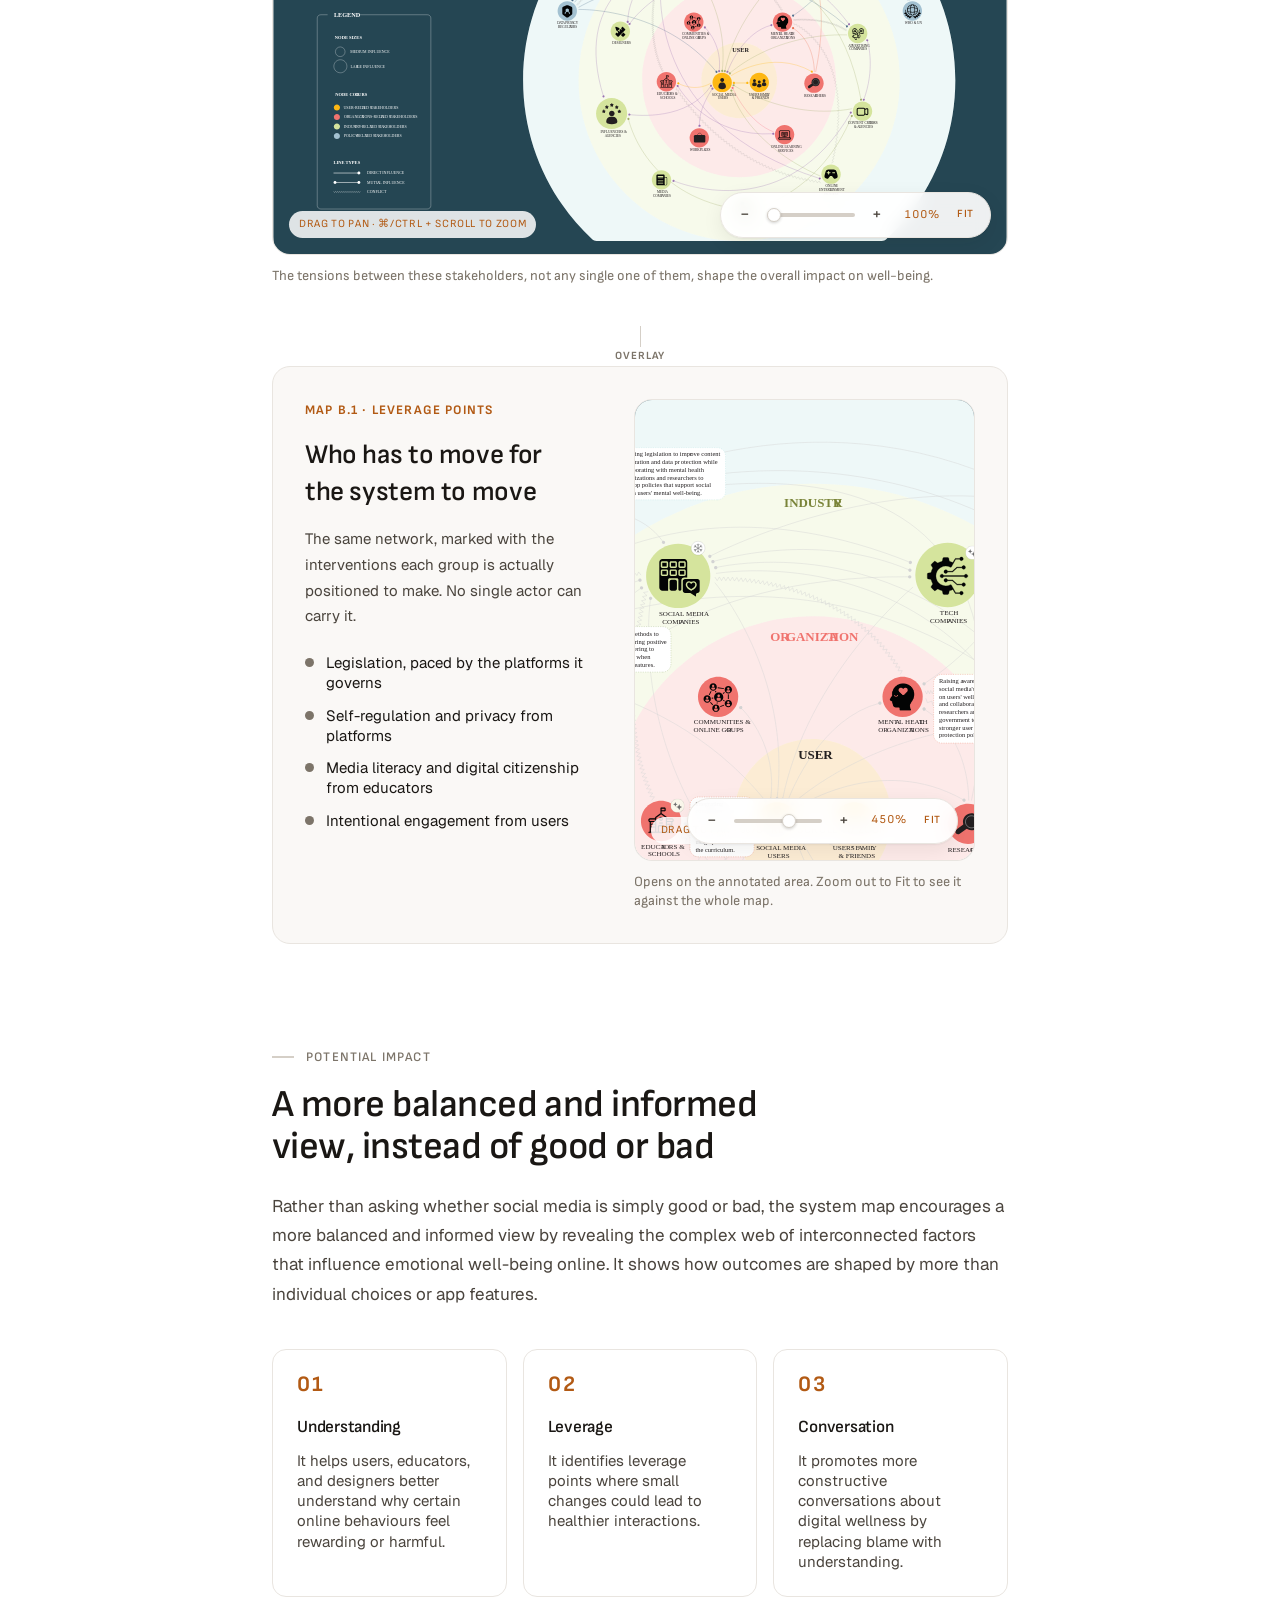
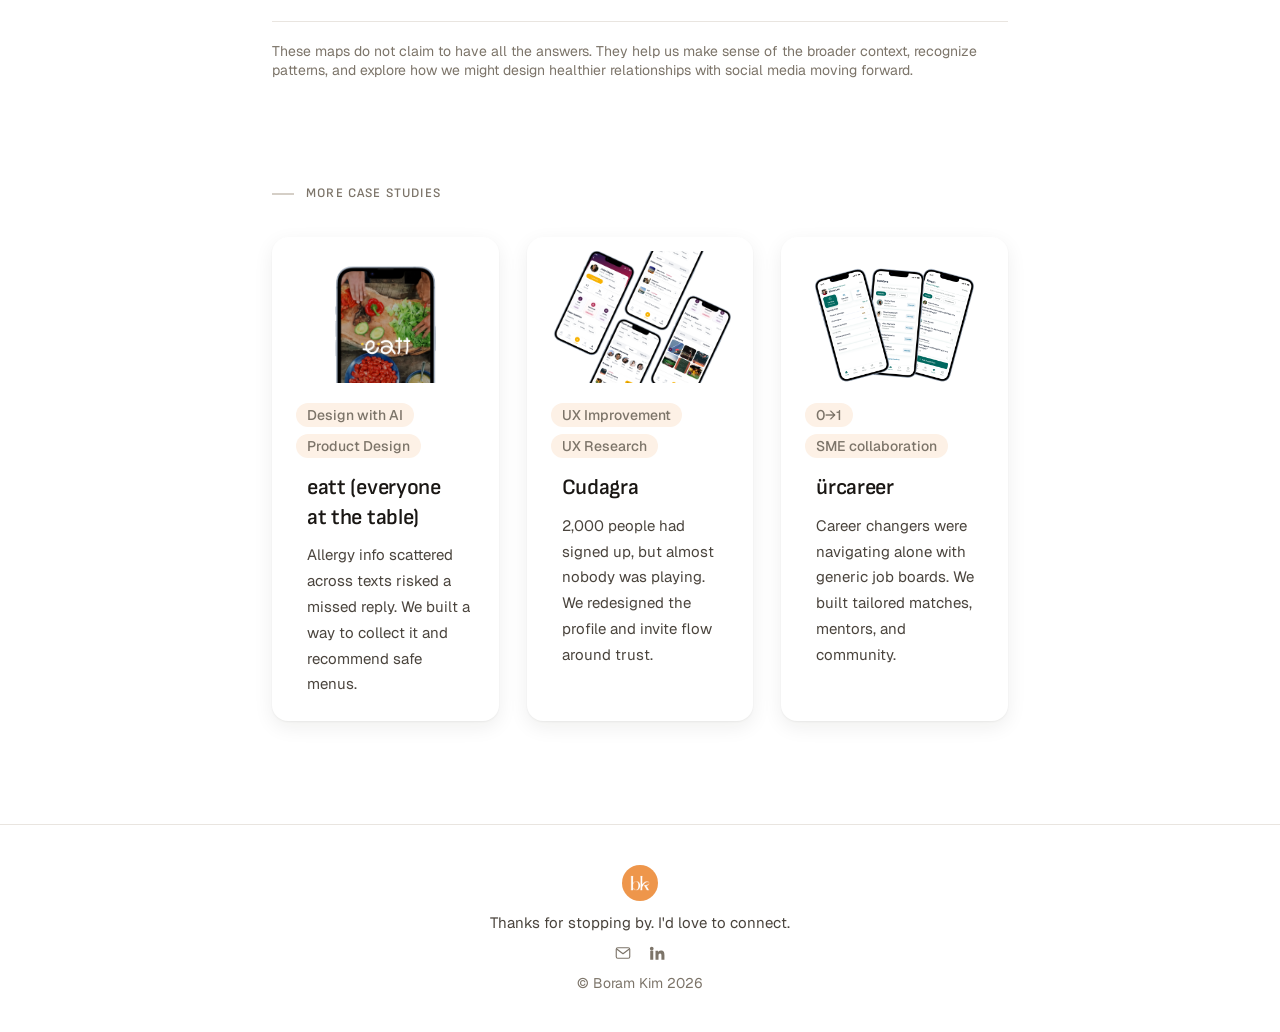
<file: system-mapping.html>
<!DOCTYPE html>
<html lang="en">
<head>
<meta charset="UTF-8">
<meta name="viewport" content="width=device-width, initial-scale=1.0">
<title>Boram Kim | System Mapping</title>
<link rel="icon" type="image/png" sizes="32x32" href="images/favicon-32x32.png">
<link rel="icon" type="image/png" sizes="16x16" href="images/favicon-16x16.png">
<link rel="icon" href="images/favicon.ico">
<link rel="apple-touch-icon" sizes="180x180" href="images/apple-touch-icon.png">
<link rel="preconnect" href="https://fonts.googleapis.com">
<link rel="preconnect" href="https://fonts.gstatic.com" crossorigin>
<link rel="stylesheet" href="https://fonts.googleapis.com/css2?family=Geist:wght@400;500;600&family=Sofia+Sans:wght@400;500;600;700&display=swap">
<link rel="stylesheet" href="styles.css">
</head>
<body class="case-page">

<header class="navbar">
  <div class="nav-inner">
    <a class="nav-brand" href="index.html#home">
      <img class="nav-logo" src="images/logo-bk.png" alt="Boram Kim logo">
      <span class="brand-name">Boram Kim</span>
    </a>

    <nav class="nav-pill" aria-label="Main navigation">
      <a href="index.html#home" class="nav-link">Home</a>
      <a href="index.html#work" class="nav-link active">Work</a>
      <a href="about.html" class="nav-link">About</a>
    </nav>

    <div class="nav-actions">
      <a class="btn-linkedin" href="https://www.linkedin.com/in/boramkim/" aria-label="LinkedIn" target="_blank" rel="noopener">
        <svg width="18" height="18" viewBox="0 0 24 24" fill="currentColor" xmlns="http://www.w3.org/2000/svg">
          <path d="M4.98 3.5a2.5 2.5 0 1 1 0 5 2.5 2.5 0 0 1 0-5ZM3 9h4v12H3V9Zm6.5 0h3.8v1.64h.05c.53-1 1.83-2.06 3.77-2.06 4.03 0 4.78 2.65 4.78 6.1V21h-4v-5.4c0-1.29-.02-2.95-1.8-2.95-1.8 0-2.08 1.4-2.08 2.85V21h-4V9Z"/>
        </svg>
      </a>
      <button class="nav-burger" id="navBurger" aria-label="Menu" aria-expanded="false" aria-controls="mobileMenu">
        <span></span><span></span><span></span>
      </button>
    </div>
  </div>

  <nav class="mobile-menu" id="mobileMenu" aria-label="Mobile navigation">
    <a href="index.html#home" class="mobile-link">Home</a>
    <a href="index.html#work" class="mobile-link active">Work</a>
    <a href="about.html" class="mobile-link">About</a>
  </nav>
</header>

<nav class="cs-casenav" aria-label="Case study sections">
  <ol>
    <li><a href="#question">Question</a></li>
    <li><a href="#research">Research</a></li>
    <li><a href="#maps">System maps</a></li>
    <li><a href="#impact">Impact</a></li>
  </ol>
</nav>

<main id="main">

  <header class="cs-hero measure">
    <div class="tags">
      <span class="tag">Systems Thinking</span>
      <span class="tag">Data Visualization</span>
    </div>
    <h1 class="cs-hero-title">Creating a Path to Well-Being<br>in the Social Media Maze</h1>
    <p class="cs-lead">Two system maps, causal and actor, plus a leverage-point overlay on each, tracing how social media shapes emotional well-being and where the system can be moved.</p>
  </header>

  <div class="measure">
    <figure class="cs-figure">
      <img class="cs-hero-img" src="images/system-mapping-hero.jpg" alt="Someone scrolling an Instagram feed on their phone, screen light on their face">
    </figure>
  </div>

  <div class="measure">
    <dl class="cs-meta-strip">
      <div><dt>Role</dt><dd>Solo Researcher &amp; Designer</dd></div>
      <div><dt>Timeline</dt><dd>8 weeks</dd></div>
      <div><dt>Skills</dt><dd>Design Research<br>Data Visualization<br>Analytical &amp; Critical Thinking<br>Information Architecture</dd></div>
      <div><dt>Tools</dt><dd>Figma<br>Adobe Illustrator</dd></div>
    </dl>
  </div>

  <section class="cs-block measure" id="question">
    <div class="cs-eyebrow">The question</div>
    <h2 class="cs-sec">Scrolling, scrolling, scrolling. Is this making me feel better or worse?</h2>
    <p>We've all been there, endlessly swiping through our feeds, trying to stay connected, entertained, and informed. It's become part of our daily routines, almost second nature. But after hours of scrolling, what started as a way to stay connected sometimes left me feeling drained and disconnected.</p>
    <div class="cs-insightbox cs-insightbox-standalone">
      <p>How is social media influencing emotional well-being, and what can a systems perspective reveal about the interconnected factors that support or harm it?</p>
    </div>
    <p>It's not just about the number of likes or followers. There's a deeper, more complex relationship between the time we spend on social media and how it impacts our mental health, emotions, and overall sense of self. So I mapped it.</p>
  </section>

  <section class="cs-block measure" id="research">
    <div class="cs-eyebrow">Research</div>
    <h2 class="cs-sec">The harm isn't in the platforms alone</h2>

    <div class="cs-grid-2" style="margin-top:2.5rem">
      <div class="cs-card">
        <span class="cs-card-num">16 papers</span>
        <h4>Literature review</h4>
        <p>A literature review that deliberately sought out the benefits and balanced perspectives as well as the darker side of algorithms and dopamine-driven feedback loops, to avoid bias in the mapping.</p>
      </div>
      <div class="cs-card">
        <span class="cs-card-num">2 interviews</span>
        <h4>Subject-matter experts</h4>
        <p>A social media researcher and a counsellor at Mount Royal University, whose expertise grounded the theory in how social media shapes mental well-being in real-world contexts.</p>
      </div>
    </div>

    <figure class="cs-figure" style="margin-top:2rem">
      <div class="cs-viewer">
        <div class="cs-vstage" style="height:auto; aspect-ratio:1240/762" data-zoom>
          <img src="images/lit-board.svg" alt="Literature review board: 16 papers sorted into mixed or no effect, positive, and negative conclusions, with author, country and population for each">
          <div class="cs-vhint">Drag to pan · &#8984;/Ctrl + scroll to zoom</div>
          <div class="cs-vctrl">
            <button class="cs-vctrl-btn" type="button" data-z="out" aria-label="Zoom out">&minus;</button>
            <input class="cs-vctrl-slider" type="range" min="0" max="1000" value="0" aria-label="Zoom">
            <button class="cs-vctrl-btn" type="button" data-z="in" aria-label="Zoom in">+</button>
            <span class="cs-vctrl-pct">100%</span>
            <button class="cs-vctrl-btn cs-vctrl-fit" type="button" data-z="reset">Fit</button>
          </div>
        </div>
      </div>
      <figcaption>The 16 papers sorted by what they concluded.</figcaption>
    </figure>

    <div class="cs-insightbox" style="margin-top:2rem">
      <span class="cs-insightbox-n">Key takeaway</span>
      <p>It's not just social media itself, but how we engage with it that determines its impact on our well-being. The harm doesn't necessarily come from the platforms themselves, but from how we interact with them, why we use them, and how they are intentionally designed to keep us engaged.</p>
    </div>

    <div class="cs-sub">
      <div class="cs-eyebrow">The tension</div>
      <p style="margin-top:1rem">On one hand, social media offers connection, joy, and easy access to information. On the other, it can foster comparison, overwhelm, and emotional dependency. What lifts one person up may weigh another down. The same features that connect us can also exhaust us.</p>

      <figure class="cs-figure" style="margin-top:1.5rem">
        <div class="cs-compare">
          <div></div>
          <div class="cs-compare-head is-positive">In a positive state</div>
          <div class="cs-compare-head is-negative">In a negative state</div>

          <div class="cs-compare-row">Connection</div>
          <div class="cs-compare-cell is-positive">Good influence, and motivation for a better life</div>
          <div class="cs-compare-cell is-negative">Comparison and a sense of inadequacy</div>

          <div class="cs-compare-row">Enter&shy;tainment</div>
          <div class="cs-compare-cell is-positive">Enjoyment on demand</div>
          <div class="cs-compare-cell is-negative">An aimless chase for dopamine</div>

          <div class="cs-compare-row">Information</div>
          <div class="cs-compare-cell is-positive">Useful life hacks</div>
          <div class="cs-compare-cell is-negative">Overload that leaves the head more crowded</div>
        </div>
        <figcaption>The same three services, read from two starting points. Which way they run depends on the state the user brings to them.</figcaption>
      </figure>
    </div>
  </section>

  <section class="cs-block measure" id="maps">
    <div class="cs-eyebrow">System maps</div>
    <h2 class="cs-sec">Two maps, each read twice</h2>
    <p>I mapped the system two ways: once as cause and effect, once as the people involved. Then I read each map a second time, marking where the system resists change and where it can be moved. The overlays sit directly under the map they came from.</p>

    <div class="cs-grid-2 is-maps" style="margin-top:2rem">
      <div class="cs-card">
        <h4 class="cs-card-num">Map A · Causal Map</h4>
        <img class="cs-card-thumb" src="images/map-causal.svg" alt="Thumbnail of the causal map">
        <p>What happens, and what it leads to.</p>
      </div>
      <div class="cs-card">
        <h4 class="cs-card-num">Map B · Actor Map</h4>
        <img class="cs-card-thumb" src="images/map-actor.svg" alt="Thumbnail of the actor map">
        <p>Who is involved, and who holds influence.</p>
      </div>
    </div>

    <p class="cs-maps-hint">
      <svg width="14" height="14" viewBox="0 0 16 16" fill="none" aria-hidden="true">
        <path d="M8 2v11M3.5 9L8 13.5 12.5 9" stroke="currentColor" stroke-width="1.7" stroke-linecap="round" stroke-linejoin="round"/>
      </svg>
      Full interactive maps below
    </p>

    <div class="cs-mapset" style="margin-top:var(--space-section, clamp(4.5rem, 8vw, 8rem))">
      <div>
        <div class="cs-eyebrow">Map A · Causal</div>
        <h3 class="cs-claim">A web of interconnected causes and effects</h3>
        <p style="margin-top:1.25rem">The causal map traces the system through the three things social media actually does: connection, entertainment, and access to information. Each of the three can spiral upward or downward, and what decides the direction is the user's psychological state.</p>
        <p style="margin-top:1.25rem">One more thing worth mentioning: the negative loop is the more fragile of the two, and far easier to get stuck in, because dopamine-driven content and the algorithms that serve it are built to keep you there.</p>
        <figure class="cs-figure" style="margin-top:1.5rem">
          <div class="cs-viewer">
            <div class="cs-vstage" style="height:auto; aspect-ratio:10800/7200" data-zoom data-natural-width="10800" data-natural-height="7200">
              <img src="images/map-causal.svg" alt="Causal map showing how communication, entertainment and information services branch into effects on emotional well-being and psychological distress">
              <div class="cs-vhint">Drag to pan · &#8984;/Ctrl + scroll to zoom</div>
              <div class="cs-vctrl">
                <button class="cs-vctrl-btn" type="button" data-z="out" aria-label="Zoom out">&minus;</button>
                <input class="cs-vctrl-slider" type="range" min="0" max="1000" value="0" aria-label="Zoom">
                <button class="cs-vctrl-btn" type="button" data-z="in" aria-label="Zoom in">+</button>
                <span class="cs-vctrl-pct">100%</span>
                <button class="cs-vctrl-btn cs-vctrl-fit" type="button" data-z="reset">Fit</button>
              </div>
            </div>
          </div>
          <figcaption>Three services, two directions. The same feature set produces belonging or comparison depending on where the user starts.</figcaption>
        </figure>
      </div>

      <div class="cs-derived">
        <div class="cs-well cs-split">
          <div>
            <div class="cs-setnum">Map A.1 · Leverage points</div>
            <h3 class="cs-claim">Where the loop can actually be broken</h3>
            <p style="margin-top:1rem; font-size:var(--text-body-sm)">Reading the same map for leverage separates what is frozen from what can move. Dopamine response and business incentive stay fixed; the mechanisms between them do not.</p>
            <ul class="cs-addlist">
              <li>Stricter content regulation</li>
              <li>Algorithm adjustment</li>
              <li>Tools for self-regulation</li>
              <li>Awareness and media literacy</li>
            </ul>
          </div>
          <figure class="cs-figure">
            <div class="cs-viewer is-sub">
              <div class="cs-vstage" data-zoom data-natural-width="10800" data-natural-height="7200" data-start-zoom="4.5" data-start-x="0.57" data-start-y="0.55">
                <img src="images/map-leverage-causal.svg" alt="Causal map annotated with leverage points: frozen areas, ripple effects and points with potential to change">
                <div class="cs-vhint">Drag to pan · &#8984;/Ctrl + scroll to zoom</div>
                <div class="cs-vctrl">
                  <button class="cs-vctrl-btn" type="button" data-z="out" aria-label="Zoom out">&minus;</button>
                  <input class="cs-vctrl-slider" type="range" min="0" max="1000" value="0" aria-label="Zoom">
                  <button class="cs-vctrl-btn" type="button" data-z="in" aria-label="Zoom in">+</button>
                  <span class="cs-vctrl-pct">100%</span>
                  <button class="cs-vctrl-btn cs-vctrl-fit" type="button" data-z="reset">Fit</button>
                </div>
              </div>
            </div>
            <figcaption>Opens on the annotated area. Zoom out to Fit to see it against the whole map.</figcaption>
          </figure>
        </div>
      </div>
    </div>

    <div class="cs-mapset">
      <div>
        <div class="cs-eyebrow">Map B · Actor</div>
        <h3 class="cs-claim">A network of stakeholder relationships and influences</h3>
        <p style="margin-top:1.25rem">The actor map identifies key stakeholders and reveals how they influence one another. At the heart of the ecosystem are the users; surrounding them are educators, mental health organizations, advertisers, and content creators, who either foster a supportive environment or exacerbate the challenges.</p>
        <figure class="cs-figure" style="margin-top:1.5rem">
          <div class="cs-viewer">
            <div class="cs-vstage" style="height:auto; aspect-ratio:10800/7200" data-zoom data-natural-width="10800" data-natural-height="7200">
              <img src="images/map-actor.svg" alt="Actor map: concentric rings of user, organization, industry and policy stakeholders with lines of direct influence, mutual influence and conflict">
              <div class="cs-vhint">Drag to pan · &#8984;/Ctrl + scroll to zoom</div>
              <div class="cs-vctrl">
                <button class="cs-vctrl-btn" type="button" data-z="out" aria-label="Zoom out">&minus;</button>
                <input class="cs-vctrl-slider" type="range" min="0" max="1000" value="0" aria-label="Zoom">
                <button class="cs-vctrl-btn" type="button" data-z="in" aria-label="Zoom in">+</button>
                <span class="cs-vctrl-pct">100%</span>
                <button class="cs-vctrl-btn cs-vctrl-fit" type="button" data-z="reset">Fit</button>
              </div>
            </div>
          </div>
          <figcaption>The tensions between these stakeholders, not any single one of them, shape the overall impact on well-being.</figcaption>
        </figure>
      </div>

      <div class="cs-derived">
        <div class="cs-well cs-split">
          <div>
            <div class="cs-setnum">Map B.1 · Leverage points</div>
            <h3 class="cs-claim">Who has to move for the system to move</h3>
            <p style="margin-top:1rem; font-size:var(--text-body-sm)">The same network, marked with the interventions each group is actually positioned to make. No single actor can carry it.</p>
            <ul class="cs-addlist">
              <li>Legislation, paced by the platforms it governs</li>
              <li>Self-regulation and privacy from platforms</li>
              <li>Media literacy and digital citizenship from educators</li>
              <li>Intentional engagement from users</li>
            </ul>
          </div>
          <figure class="cs-figure">
            <div class="cs-viewer is-sub">
              <div class="cs-vstage" data-zoom data-natural-width="10800" data-natural-height="7200" data-start-zoom="4.5" data-start-x="0.63" data-start-y="0.46">
                <img src="images/map-leverage-actor.svg" alt="Actor map annotated with leverage points and proposed interventions per stakeholder group">
                <div class="cs-vhint">Drag to pan · &#8984;/Ctrl + scroll to zoom</div>
                <div class="cs-vctrl">
                  <button class="cs-vctrl-btn" type="button" data-z="out" aria-label="Zoom out">&minus;</button>
                  <input class="cs-vctrl-slider" type="range" min="0" max="1000" value="0" aria-label="Zoom">
                  <button class="cs-vctrl-btn" type="button" data-z="in" aria-label="Zoom in">+</button>
                  <span class="cs-vctrl-pct">100%</span>
                  <button class="cs-vctrl-btn cs-vctrl-fit" type="button" data-z="reset">Fit</button>
                </div>
              </div>
            </div>
            <figcaption>Opens on the annotated area. Zoom out to Fit to see it against the whole map.</figcaption>
          </figure>
        </div>
      </div>
    </div>
  </section>

  <section class="cs-block measure" id="impact">
    <div class="cs-eyebrow">Potential impact</div>
    <h2 class="cs-sec">A more balanced and informed view, instead of good or bad</h2>
    <p>Rather than asking whether social media is simply good or bad, the system map encourages a more balanced and informed view by revealing the complex web of interconnected factors that influence emotional well-being online. It shows how outcomes are shaped by more than individual choices or app features.</p>

    <div class="cs-grid-3" style="margin-top:2.5rem">
      <div class="cs-card">
        <span class="cs-card-num">01</span>
        <h4>Understanding</h4>
        <p>It helps users, educators, and designers better understand why certain online behaviours feel rewarding or harmful.</p>
      </div>
      <div class="cs-card">
        <span class="cs-card-num">02</span>
        <h4>Leverage</h4>
        <p>It identifies leverage points where small changes could lead to healthier interactions.</p>
      </div>
      <div class="cs-card">
        <span class="cs-card-num">03</span>
        <h4>Conversation</h4>
        <p>It promotes more constructive conversations about digital wellness by replacing blame with understanding.</p>
      </div>
    </div>

    <p class="cs-footnote">These maps do not claim to have all the answers. They help us make sense of the broader context, recognize patterns, and explore how we might design healthier relationships with social media moving forward.</p>
  </section>

  <section class="cs-block measure">
    <div class="cs-eyebrow">More case studies</div>
    <div class="cs-more-grid">
      <a class="case" href="eatt.html">
        <div class="thumb is-contain" aria-hidden="true">
          <img src="images/eatt-hero.png" alt="">
        </div>
        <div class="case-body">
          <div class="tags"><span class="tag">Design with AI</span><span class="tag">Product Design</span></div>
          <h3>eatt (everyone at the table)</h3>
          <p>Allergy info scattered across texts risked a missed reply. We built a way to collect it and recommend safe menus.</p>
        </div>
      </a>
      <a class="case" href="cudagra.html">
        <div class="thumb is-contain" style="--thumb-zoom:1.1" aria-hidden="true">
          <img src="images/cudagra-hero.png" alt="">
        </div>
        <div class="case-body">
          <div class="tags"><span class="tag">UX Improvement</span><span class="tag">UX Research</span></div>
          <h3>Cudagra</h3>
          <p>2,000 people had signed up, but almost nobody was playing. We redesigned the profile and invite flow around trust.</p>
        </div>
      </a>
      <a class="case" href="urcareer.html">
        <div class="thumb is-contain" style="--thumb-zoom:0.88" aria-hidden="true">
          <img src="images/urcareer-hero.png" alt="">
        </div>
        <div class="case-body">
          <div class="tags"><span class="tag">0→1</span><span class="tag">SME collaboration</span></div>
          <h3>ürcareer</h3>
          <p>Career changers were navigating alone with generic job boards. We built tailored matches, mentors, and community.</p>
        </div>
      </a>
    </div>
  </section>

</main>

<footer class="site-footer">
  <img class="footer-mark" src="images/logo-bk.png" alt="Boram Kim logo">
  <p class="footer-tagline">Thanks for stopping by. I'd love to connect.</p>

  <div class="footer-links">
    <a href="mailto:boram.g.kim@gmail.com" aria-label="Email">
      <svg width="18" height="18" viewBox="0 0 24 24" fill="none" xmlns="http://www.w3.org/2000/svg">
        <rect x="3" y="5" width="18" height="14" rx="2" stroke="currentColor" stroke-width="1.5"/>
        <path d="m4 7 8 6 8-6" stroke="currentColor" stroke-width="1.5" stroke-linecap="round" stroke-linejoin="round"/>
      </svg>
    </a>
    <a href="https://www.linkedin.com/in/boramkim/" aria-label="LinkedIn" target="_blank" rel="noopener">
      <svg width="18" height="18" viewBox="0 0 24 24" fill="currentColor" xmlns="http://www.w3.org/2000/svg">
        <path d="M4.98 3.5a2.5 2.5 0 1 1 0 5 2.5 2.5 0 0 1 0-5ZM3 9h4v12H3V9Zm6.5 0h3.8v1.64h.05c.53-1 1.83-2.06 3.77-2.06 4.03 0 4.78 2.65 4.78 6.1V21h-4v-5.4c0-1.29-.02-2.95-1.8-2.95-1.8 0-2.08 1.4-2.08 2.85V21h-4V9Z"/>
      </svg>
    </a>
  </div>

  <p class="footer-copyright">&copy; Boram Kim <span id="footerYear"></span></p>
</footer>

<script src="script.js"></script>
</body>
</html>
</file>
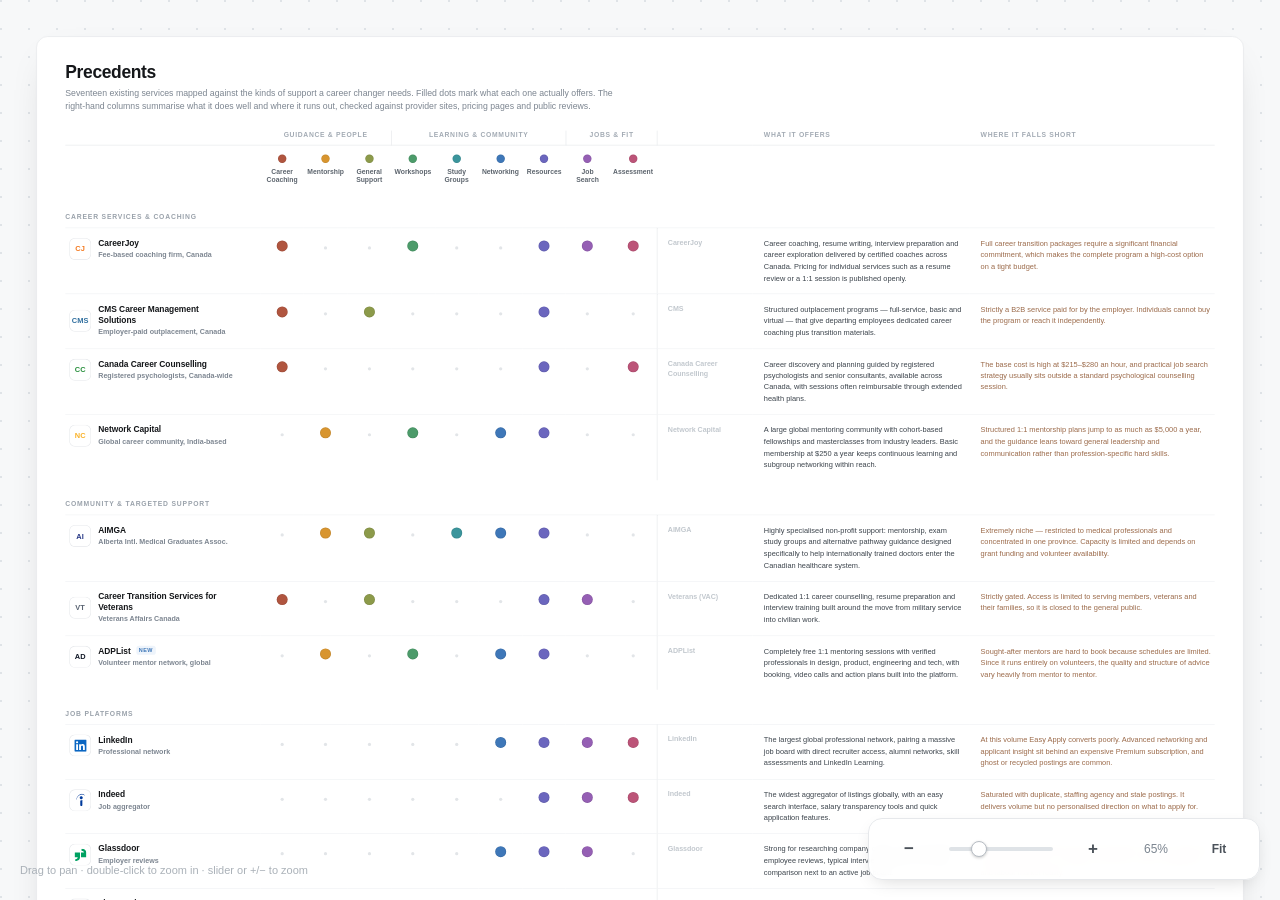
<file: urcareer-precedents-matrix.html>
<!DOCTYPE html>
<html lang="en"><head><meta charset="utf-8">
<title>Precedents, market research matrix</title>
<link rel="icon" type="image/png" sizes="32x32" href="images/favicon-32x32.png">
<link rel="icon" type="image/png" sizes="16x16" href="images/favicon-16x16.png">
<link rel="icon" href="images/favicon.ico">
<style>
:root { --ink:#15171a; --mut:#7c8590; --line:#e6e8eb; --bg:#f7f8f9; }
* { box-sizing:border-box; }
html,body { margin:0; height:100%; background:var(--bg); color:var(--ink);
  font-family:"Inter",-apple-system,BlinkMacSystemFont,"Segoe UI",Helvetica,Arial,sans-serif;
  -webkit-font-smoothing:antialiased; overflow:hidden; }

#viewport { position:fixed; inset:0; overflow:hidden; cursor:grab; touch-action:none;
  background: radial-gradient(circle at 1px 1px, #dfe3e7 1px, transparent 0) 0 0/28px 28px, var(--bg); }
#viewport.drag { cursor:grabbing; }
#stage { transform-origin:0 0; width:1980px; padding:56px 56px 72px; }

.sheet { background:#fff; border:1px solid var(--line); border-radius:18px;
  padding:40px 44px 44px; box-shadow:0 1px 2px rgba(20,24,28,.04), 0 24px 60px -30px rgba(20,24,28,.25); }

h1 { font-size:27px; letter-spacing:-.02em; margin:0 0 6px; font-weight:650; }
.sub { color:var(--mut); font-size:13.5px; margin:0 0 26px; line-height:1.55; max-width:880px; }

table { width:100%; border-collapse:separate; border-spacing:0; }
th, td { text-align:left; vertical-align:middle; }
thead th { font-weight:550; color:var(--mut); }
th.cg { font-size:10.5px; text-transform:uppercase; letter-spacing:.1em; color:#a3abb4;
  padding:0 0 10px; text-align:center; border-bottom:1px solid var(--line); }
th.cg + th.cg { border-left:1px solid var(--line); }
th.ch { width:60px; padding:14px 2px 14px; text-align:center; vertical-align:top; }
.chip { display:block; width:13px; height:13px; border-radius:50%; margin:0 auto 7px;
  box-shadow:inset 0 0 0 1px rgba(0,0,0,.10); }
.chl { display:block; font-size:10.5px; line-height:1.25; color:#5c646d; }
thead th.spacer { border-bottom:1px solid var(--line); }
thead th.divide { border-bottom:1px solid var(--line); border-left:1px solid var(--line); }

tbody tr.grow td { padding:26px 0 9px; }
tbody tr.grow span { font-size:10.5px; text-transform:uppercase; letter-spacing:.12em;
  color:#9aa2ab; font-weight:600; }
tbody tr:not(.grow) > * { border-top:1px solid #f0f2f4; padding:15px 6px; vertical-align:top; }
tbody tr:not(.grow):hover > * { background:#fbfcfd; }

th.name { width:270px; padding-right:16px !important; }
.name .logo { width:34px; height:34px; border-radius:9px; display:inline-flex;
  align-items:center; justify-content:center; vertical-align:middle; margin-right:11px;
  background:#fff; box-shadow:inset 0 0 0 1px var(--line); position:relative; }
.name .logo svg { width:19px; height:19px; }
.name .logo.mono { font-size:11.5px; font-weight:750; letter-spacing:.01em; }
.name .logo.mono i { position:absolute; right:3px; bottom:3px; width:6px; height:6px; border-radius:50%; }
.nm { display:inline-block; vertical-align:middle; max-width:212px; }
.nm b { display:block; font-size:13px; font-weight:600; letter-spacing:-.005em; line-height:1.3; }
.nm em { display:block; font-style:normal; font-size:11px; color:var(--mut); margin-top:2px;
  line-height:1.35; }
.new { font-size:8.5px; text-transform:uppercase; letter-spacing:.08em; font-weight:700;
  color:#3E77B8; background:#eef4fb; border-radius:4px; padding:2px 4px; vertical-align:2px;
  margin-left:5px; }

td.c { text-align:center; padding-top:19px !important; }
td.c span { display:inline-block; width:17px; height:17px; border-radius:50%;
  box-shadow:inset 0 0 0 1px rgba(0,0,0,.11); }
td.c .off { width:5px; height:5px; background:#e2e5e8; box-shadow:none; }

td.rowlabel { width:132px; border-left:1px solid var(--line); padding-left:16px !important;
  padding-right:10px !important; }
td.rowlabel span { font-size:11px; font-weight:600; line-height:1.35; letter-spacing:-.005em;
  color:#c2c8ce; display:block; }

td.txt { font-size:11.5px; line-height:1.55; width:300px; padding-left:18px !important; }
td.pro { color:#3c444c; }
td.con { color:#9b6a4a; width:340px; }
thead th.hpro, thead th.hcon { font-size:10.5px; text-transform:uppercase; letter-spacing:.1em;
  color:#a3abb4; padding:0 0 10px 18px; border-bottom:1px solid var(--line); }


#ui { position:fixed; right:20px; bottom:20px; display:flex; align-items:center; gap:8px; z-index:9;
  background:rgba(255,255,255,.94); backdrop-filter:blur(6px); padding:8px 10px;
  border:1px solid var(--line); border-radius:14px; box-shadow:0 6px 20px -8px rgba(0,0,0,.2); }
#ui button { all:unset; cursor:pointer; min-width:40px; height:40px; padding:0 10px; border-radius:10px;
  display:grid; place-items:center; font-size:17px; color:#4b525a; font-weight:600; }
#ui button:hover { background:#f1f3f5; }
#ui button:active { background:#e8ebee; }
#ui .z { display:grid; place-items:center; min-width:50px; font-size:12px; color:var(--mut);
  font-variant-numeric:tabular-nums; }
#ui input[type=range] { -webkit-appearance:none; appearance:none; width:104px; height:40px;
  background:transparent; cursor:pointer; }
#ui input[type=range]::-webkit-slider-runnable-track { height:4px; border-radius:2px; background:#dfe3e7; }
#ui input[type=range]::-webkit-slider-thumb { -webkit-appearance:none; appearance:none;
  width:16px; height:16px; border-radius:50%; background:#fff; border:1px solid #b6bcc3;
  box-shadow:0 1px 3px rgba(0,0,0,.2); margin-top:-6px; }
#ui input[type=range]::-moz-range-track { height:4px; border-radius:2px; background:#dfe3e7; }
#ui input[type=range]::-moz-range-thumb { width:16px; height:16px; border:1px solid #b6bcc3;
  border-radius:50%; background:#fff; }
#hint { position:fixed; left:20px; bottom:24px; font-size:11px; color:#aab1b8; z-index:9; }
</style></head>
<body>
<div id="viewport"><div id="stage"><div class="sheet">
  <h1>Precedents</h1>
  <p class="sub">Seventeen existing services mapped against the kinds of support a career changer needs.
  Filled dots mark what each one actually offers. The right-hand columns summarise what it does well
  and where it runs out, checked against provider sites, pricing pages and public reviews.</p>
  <table>
    <thead>
      <tr><th class="spacer"></th><th class="cg" colspan="3">Guidance &amp; people</th><th class="cg" colspan="4">Learning &amp; community</th><th class="cg" colspan="2">Jobs &amp; fit</th><th class="divide"></th><th class="hpro">What it offers</th><th class="hcon">Where it falls short</th></tr>
      <tr><th></th><th class="ch"><span class="chip" style="background:#B0553F"></span><span class="chl">Career<br>Coaching</span></th><th class="ch"><span class="chip" style="background:#D8952F"></span><span class="chl">Mentorship</span></th><th class="ch"><span class="chip" style="background:#8C9A4A"></span><span class="chl">General<br>Support</span></th><th class="ch"><span class="chip" style="background:#4C9B6A"></span><span class="chl">Workshops</span></th><th class="ch"><span class="chip" style="background:#3B959C"></span><span class="chl">Study<br>Groups</span></th><th class="ch"><span class="chip" style="background:#3E77B8"></span><span class="chl">Networking</span></th><th class="ch"><span class="chip" style="background:#6B66BE"></span><span class="chl">Resources</span></th><th class="ch"><span class="chip" style="background:#955FB4"></span><span class="chl">Job<br>Search</span></th><th class="ch"><span class="chip" style="background:#BC5478"></span><span class="chl">Assessment</span></th><th></th><th></th><th></th></tr>
    </thead>
    <tbody><tr class="grow"><td colspan="13"><span>Career services &amp; coaching</span></td></tr><tr><th class="name"><span class="logo mono" style="color:#F47A20">CJ</span><span class="nm"><b>CareerJoy</b><em>Fee-based coaching firm, Canada</em></span></th><td class="c"><span style="background:#B0553F"></span></td><td class="c"><span class="off"></span></td><td class="c"><span class="off"></span></td><td class="c"><span style="background:#4C9B6A"></span></td><td class="c"><span class="off"></span></td><td class="c"><span class="off"></span></td><td class="c"><span style="background:#6B66BE"></span></td><td class="c"><span style="background:#955FB4"></span></td><td class="c"><span style="background:#BC5478"></span></td><td class="rowlabel"><span>CareerJoy</span></td><td class="txt pro">Career coaching, resume writing, interview preparation and career exploration delivered by certified coaches across Canada. Pricing for individual services such as a resume review or a 1:1 session is published openly.</td><td class="txt con">Full career transition packages require a significant financial commitment, which makes the complete program a high-cost option on a tight budget.</td></tr><tr><th class="name"><span class="logo mono" style="color:#2F6E9E">CMS</span><span class="nm"><b>CMS Career Management Solutions</b><em>Employer-paid outplacement, Canada</em></span></th><td class="c"><span style="background:#B0553F"></span></td><td class="c"><span class="off"></span></td><td class="c"><span style="background:#8C9A4A"></span></td><td class="c"><span class="off"></span></td><td class="c"><span class="off"></span></td><td class="c"><span class="off"></span></td><td class="c"><span style="background:#6B66BE"></span></td><td class="c"><span class="off"></span></td><td class="c"><span class="off"></span></td><td class="rowlabel"><span>CMS</span></td><td class="txt pro">Structured outplacement programs — full-service, basic and virtual — that give departing employees dedicated career coaching plus transition materials.</td><td class="txt con">Strictly a B2B service paid for by the employer. Individuals cannot buy the program or reach it independently.</td></tr><tr><th class="name"><span class="logo mono" style="color:#29903D">CC</span><span class="nm"><b>Canada Career Counselling</b><em>Registered psychologists, Canada-wide</em></span></th><td class="c"><span style="background:#B0553F"></span></td><td class="c"><span class="off"></span></td><td class="c"><span class="off"></span></td><td class="c"><span class="off"></span></td><td class="c"><span class="off"></span></td><td class="c"><span class="off"></span></td><td class="c"><span style="background:#6B66BE"></span></td><td class="c"><span class="off"></span></td><td class="c"><span style="background:#BC5478"></span></td><td class="rowlabel"><span>Canada Career Counselling</span></td><td class="txt pro">Career discovery and planning guided by registered psychologists and senior consultants, available across Canada, with sessions often reimbursable through extended health plans.</td><td class="txt con">The base cost is high at $215–$280 an hour, and practical job search strategy usually sits outside a standard psychological counselling session.</td></tr><tr><th class="name"><span class="logo mono" style="color:#FAB228">NC</span><span class="nm"><b>Network Capital</b><em>Global career community, India-based</em></span></th><td class="c"><span class="off"></span></td><td class="c"><span style="background:#D8952F"></span></td><td class="c"><span class="off"></span></td><td class="c"><span style="background:#4C9B6A"></span></td><td class="c"><span class="off"></span></td><td class="c"><span style="background:#3E77B8"></span></td><td class="c"><span style="background:#6B66BE"></span></td><td class="c"><span class="off"></span></td><td class="c"><span class="off"></span></td><td class="rowlabel"><span>Network Capital</span></td><td class="txt pro">A large global mentoring community with cohort-based fellowships and masterclasses from industry leaders. Basic membership at $250 a year keeps continuous learning and subgroup networking within reach.</td><td class="txt con">Structured 1:1 mentorship plans jump to as much as $5,000 a year, and the guidance leans toward general leadership and communication rather than profession-specific hard skills.</td></tr><tr class="grow"><td colspan="13"><span>Community &amp; targeted support</span></td></tr><tr><th class="name"><span class="logo mono" style="color:#283986">AI</span><span class="nm"><b>AIMGA</b><em>Alberta Intl. Medical Graduates Assoc.</em></span></th><td class="c"><span class="off"></span></td><td class="c"><span style="background:#D8952F"></span></td><td class="c"><span style="background:#8C9A4A"></span></td><td class="c"><span class="off"></span></td><td class="c"><span style="background:#3B959C"></span></td><td class="c"><span style="background:#3E77B8"></span></td><td class="c"><span style="background:#6B66BE"></span></td><td class="c"><span class="off"></span></td><td class="c"><span class="off"></span></td><td class="rowlabel"><span>AIMGA</span></td><td class="txt pro">Highly specialised non-profit support: mentorship, exam study groups and alternative pathway guidance designed specifically to help internationally trained doctors enter the Canadian healthcare system.</td><td class="txt con">Extremely niche — restricted to medical professionals and concentrated in one province. Capacity is limited and depends on grant funding and volunteer availability.</td></tr><tr><th class="name"><span class="logo mono" style="color:#5A6472">VT</span><span class="nm"><b>Career Transition Services for Veterans</b><em>Veterans Affairs Canada</em></span></th><td class="c"><span style="background:#B0553F"></span></td><td class="c"><span class="off"></span></td><td class="c"><span style="background:#8C9A4A"></span></td><td class="c"><span class="off"></span></td><td class="c"><span class="off"></span></td><td class="c"><span class="off"></span></td><td class="c"><span style="background:#6B66BE"></span></td><td class="c"><span style="background:#955FB4"></span></td><td class="c"><span class="off"></span></td><td class="rowlabel"><span>Veterans (VAC)</span></td><td class="txt pro">Dedicated 1:1 career counselling, resume preparation and interview training built around the move from military service into civilian work.</td><td class="txt con">Strictly gated. Access is limited to serving members, veterans and their families, so it is closed to the general public.</td></tr><tr><th class="name"><span class="logo mono" style="color:#111827">AD</span><span class="nm"><b>ADPList <span class="new">new</span></b><em>Volunteer mentor network, global</em></span></th><td class="c"><span class="off"></span></td><td class="c"><span style="background:#D8952F"></span></td><td class="c"><span class="off"></span></td><td class="c"><span style="background:#4C9B6A"></span></td><td class="c"><span class="off"></span></td><td class="c"><span style="background:#3E77B8"></span></td><td class="c"><span style="background:#6B66BE"></span></td><td class="c"><span class="off"></span></td><td class="c"><span class="off"></span></td><td class="rowlabel"><span>ADPList</span></td><td class="txt pro">Completely free 1:1 mentoring sessions with verified professionals in design, product, engineering and tech, with booking, video calls and action plans built into the platform.</td><td class="txt con">Sought-after mentors are hard to book because schedules are limited. Since it runs entirely on volunteers, the quality and structure of advice vary heavily from mentor to mentor.</td></tr><tr class="grow"><td colspan="13"><span>Job platforms</span></td></tr><tr><th class="name"><span class="logo"><svg viewBox="0 0 24 24" fill="#0A66C2"><path d="M20.447 20.452h-3.554v-5.569c0-1.328-.027-3.037-1.852-3.037-1.853 0-2.136 1.445-2.136 2.939v5.667H9.351V9h3.414v1.561h.046c.477-.9 1.637-1.85 3.37-1.85 3.601 0 4.267 2.37 4.267 5.455v6.286zM5.337 7.433c-1.144 0-2.063-.926-2.063-2.065 0-1.138.92-2.063 2.063-2.063 1.14 0 2.064.925 2.064 2.063 0 1.139-.925 2.065-2.064 2.065zm1.782 13.019H3.555V9h3.564v11.452zM22.225 0H1.771C.792 0 0 .774 0 1.729v20.542C0 23.227.792 24 1.771 24h20.451C23.2 24 24 23.227 24 22.271V1.729C24 .774 23.2 0 22.222 0h.003z"/></svg></span><span class="nm"><b>LinkedIn</b><em>Professional network</em></span></th><td class="c"><span class="off"></span></td><td class="c"><span class="off"></span></td><td class="c"><span class="off"></span></td><td class="c"><span class="off"></span></td><td class="c"><span class="off"></span></td><td class="c"><span style="background:#3E77B8"></span></td><td class="c"><span style="background:#6B66BE"></span></td><td class="c"><span style="background:#955FB4"></span></td><td class="c"><span style="background:#BC5478"></span></td><td class="rowlabel"><span>LinkedIn</span></td><td class="txt pro">The largest global professional network, pairing a massive job board with direct recruiter access, alumni networks, skill assessments and LinkedIn Learning.</td><td class="txt con">At this volume Easy Apply converts poorly. Advanced networking and applicant insight sit behind an expensive Premium subscription, and ghost or recycled postings are common.</td></tr><tr><th class="name"><span class="logo"><svg viewBox="0 0 24 24" fill="#003A9B"><path d="M11.566 21.5633v-8.762c.2553.0231.5009.0346.758.0346 1.2225 0 2.3739-.3206 3.3506-.8928v9.6182c0 .8219-.1957 1.4287-.5757 1.8338-.378.4033-.8808.6049-1.491.6049-.6007 0-1.0766-.2016-1.468-.6183-.3781-.4032-.5739-1.01-.5739-1.8184zM11.589.5659c2.5447-.8929 5.4424-.8449 7.6186.987.405.3687.8673.8334 1.0515 1.3806.2207.6913-.7695-.073-.9057-.167-.71-.4532-1.4182-.8334-2.2127-1.0946C12.8614.3873 8.8122 2.709 6.2945 6.315c-1.0516 1.5939-1.7367 3.2721-2.299 5.1174-.0614.2017-.1094.4647-.2207.6413-.1113.2036-.048-.5453-.048-.5702.0845-.7623.2438-1.4997.4414-2.237C5.3292 5.3375 7.897 2.0655 11.5891.5658zm4.9281 7.0587c0 1.6686-1.353 3.0224-3.0205 3.0224-1.6677 0-3.0186-1.3538-3.0186-3.0224 0-1.6687 1.351-3.0224 3.0186-3.0224 1.6676 0 3.0205 1.3518 3.0205 3.0224Z"/></svg></span><span class="nm"><b>Indeed</b><em>Job aggregator</em></span></th><td class="c"><span class="off"></span></td><td class="c"><span class="off"></span></td><td class="c"><span class="off"></span></td><td class="c"><span class="off"></span></td><td class="c"><span class="off"></span></td><td class="c"><span class="off"></span></td><td class="c"><span style="background:#6B66BE"></span></td><td class="c"><span style="background:#955FB4"></span></td><td class="c"><span style="background:#BC5478"></span></td><td class="rowlabel"><span>Indeed</span></td><td class="txt pro">The widest aggregator of listings globally, with an easy search interface, salary transparency tools and quick application features.</td><td class="txt con">Saturated with duplicate, staffing agency and stale postings. It delivers volume but no personalised direction on what to apply for.</td></tr><tr><th class="name"><span class="logo"><svg viewBox="0 0 24 24" fill="#00A162"><path d="M14.1093.0006c-.0749-.0074-.1348.0522-.1348.127v3.451c0 .0673.0537.1194.121.127 2.619.172 4.6092.9501 4.6092 3.6814H13.086a.1343.1343 0 0 0-.1348.1347v8.9644c0 .0748.06.1347.1348.1347h10.0034c.0748 0 .1347-.0599.1347-.1347V7.342c0-2.2374-.7996-4.0558-2.4159-5.3279C19.3191.8469 17.0874.1428 14.1093.0006ZM.9107 7.387a.1342.1342 0 0 0-.1347.1347v8.9566c0 .0748.06.1347.1347.1347h5.6189c0 2.7313-1.9902 3.5094-4.6091 3.6815-.0674.0075-.1192.0596-.1192.127v3.451c0 .0747.06.1343.1348.1269 2.9781-.1422 5.2078-.8463 6.6969-2.0136 1.6163-1.272 2.4159-3.0905 2.4159-5.3278V7.5217a.1343.1343 0 0 0-.1348-.1347z"/></svg></span><span class="nm"><b>Glassdoor</b><em>Employer reviews</em></span></th><td class="c"><span class="off"></span></td><td class="c"><span class="off"></span></td><td class="c"><span class="off"></span></td><td class="c"><span class="off"></span></td><td class="c"><span class="off"></span></td><td class="c"><span style="background:#3E77B8"></span></td><td class="c"><span style="background:#6B66BE"></span></td><td class="c"><span style="background:#955FB4"></span></td><td class="c"><span class="off"></span></td><td class="rowlabel"><span>Glassdoor</span></td><td class="txt pro">Strong for researching company culture, with unvarnished employee reviews, typical interview questions and salary comparison next to an active job board.</td><td class="txt con">Review data is crowdsourced and self-selected, and older reviews are rarely weighted down, so ratings can drift from current management and labour market reality.</td></tr><tr><th class="name"><span class="logo mono" style="color:#2F3639">Z<i style="background:#B2E522"></i></span><span class="nm"><b>ZipRecruiter</b><em>Matching job board</em></span></th><td class="c"><span class="off"></span></td><td class="c"><span class="off"></span></td><td class="c"><span class="off"></span></td><td class="c"><span class="off"></span></td><td class="c"><span class="off"></span></td><td class="c"><span class="off"></span></td><td class="c"><span class="off"></span></td><td class="c"><span style="background:#955FB4"></span></td><td class="c"><span class="off"></span></td><td class="rowlabel"><span>ZipRecruiter</span></td><td class="txt pro">Proactive algorithmic matching pushes a candidate profile directly to employers and delivers relevant postings without a manual search.</td><td class="txt con">A significant share of matches comes from third-party staffing agencies. Match quality drops noticeably for senior or specialised roles, and salary detail is often hidden.</td></tr><tr><th class="name"><span class="logo mono" style="color:#009391">H</span><span class="nm"><b>Huzzle</b><em>AI hiring &amp; talent marketplace</em></span></th><td class="c"><span class="off"></span></td><td class="c"><span class="off"></span></td><td class="c"><span class="off"></span></td><td class="c"><span class="off"></span></td><td class="c"><span class="off"></span></td><td class="c"><span style="background:#3E77B8"></span></td><td class="c"><span class="off"></span></td><td class="c"><span style="background:#955FB4"></span></td><td class="c"><span class="off"></span></td><td class="rowlabel"><span>Huzzle</span></td><td class="txt pro">An AI-powered global hiring and talent marketplace that connects candidates with remote roles, averaging an 11-day hiring cycle.</td><td class="txt con">Highly competitive by design, explicitly filtering for the top 2% of global talent. It works purely as a matching platform and offers no developmental guidance for an early-stage career changer.</td></tr><tr class="grow"><td colspan="13"><span>Learning, assessment &amp; career discovery</span></td></tr><tr><th class="name"><span class="logo"><svg viewBox="0 0 24 24" fill="#0056D2"><path d="M11.374 23.977c-4.183-.21-8.006-2.626-9.959-6.347-2.097-3.858-1.871-8.864.732-12.454C4.748 1.338 9.497-.698 14.281.23c4.583.857 8.351 4.494 9.358 8.911 1.122 4.344-.423 9.173-3.925 12.04-2.289 1.953-5.295 2.956-8.34 2.797zm7.705-8.05a588.737 588.737 0 0 0-3.171-1.887c-.903 1.483-2.885 2.248-4.57 1.665-2.024-.639-3.394-2.987-2.488-5.134.801-2.009 2.79-2.707 4.357-2.464a4.19 4.19 0 0 1 2.623 1.669c1.077-.631 2.128-1.218 3.173-1.855-2.03-3.118-6.151-4.294-9.656-2.754-3.13 1.423-4.89 4.68-4.388 7.919.54 3.598 3.73 6.486 7.716 6.404a7.664 7.664 0 0 0 6.404-3.563z"/></svg></span><span class="nm"><b>Coursera</b><em>Online learning</em></span></th><td class="c"><span class="off"></span></td><td class="c"><span class="off"></span></td><td class="c"><span class="off"></span></td><td class="c"><span class="off"></span></td><td class="c"><span class="off"></span></td><td class="c"><span class="off"></span></td><td class="c"><span style="background:#6B66BE"></span></td><td class="c"><span class="off"></span></td><td class="c"><span style="background:#BC5478"></span></td><td class="rowlabel"><span>Coursera</span></td><td class="txt pro">Affordable self-paced professional certificates and courses from top universities and industry leaders, useful for building tangible, current skills.</td><td class="txt con">Employers recognise the brand but rarely treat a certificate as a full qualification. The catalogue also assumes you already know which path you are training for.</td></tr><tr><th class="name"><span class="logo mono" style="color:#009DA8">SU</span><span class="nm"><b>SkillUp</b><em>Skills-first career nonprofit, US</em></span></th><td class="c"><span class="off"></span></td><td class="c"><span class="off"></span></td><td class="c"><span class="off"></span></td><td class="c"><span class="off"></span></td><td class="c"><span class="off"></span></td><td class="c"><span class="off"></span></td><td class="c"><span style="background:#6B66BE"></span></td><td class="c"><span style="background:#955FB4"></span></td><td class="c"><span style="background:#BC5478"></span></td><td class="rowlabel"><span>SkillUp</span></td><td class="txt pro">A free non-profit platform with skills assessments, curated training programs and step-by-step guidance aimed at matching people to growing, in-demand industries.</td><td class="txt con">Available in the United States only and focused on jobs that need no college degree, which limits its relevance for highly educated career changers elsewhere.</td></tr><tr><th class="name"><span class="logo mono" style="color:#FF005C">DS</span><span class="nm"><b>Deeper Signals</b><em>Talent assessment platform</em></span></th><td class="c"><span class="off"></span></td><td class="c"><span class="off"></span></td><td class="c"><span class="off"></span></td><td class="c"><span class="off"></span></td><td class="c"><span class="off"></span></td><td class="c"><span class="off"></span></td><td class="c"><span style="background:#6B66BE"></span></td><td class="c"><span class="off"></span></td><td class="c"><span style="background:#BC5478"></span></td><td class="rowlabel"><span>Deeper Signals</span></td><td class="txt pro">Modern, scientifically validated personality and core driver assessments with intuitive digital coaching, fast feedback and development tools.</td><td class="txt con">Designed and priced for enterprise HR teams, consultancies and coaches, starting at $79 per user. It stops at psychological insight and leaves the actual career matching to you.</td></tr><tr><th class="name"><span class="logo mono" style="color:#6B7280">AT</span><span class="nm"><b>Aptitude Test &amp; Career Test</b><em>123test, CareerExplorer and similar</em></span></th><td class="c"><span class="off"></span></td><td class="c"><span class="off"></span></td><td class="c"><span class="off"></span></td><td class="c"><span class="off"></span></td><td class="c"><span class="off"></span></td><td class="c"><span class="off"></span></td><td class="c"><span style="background:#6B66BE"></span></td><td class="c"><span class="off"></span></td><td class="c"><span style="background:#BC5478"></span></td><td class="rowlabel"><span>Aptitude &amp; career tests</span></td><td class="txt pro">Quick, accessible and often free at entry level — a low-effort starting point for sparking first ideas about work styles and broad industries.</td><td class="txt con">Most platforms lock the comprehensive, actionable report behind a paywall. Free results are static lists of generic job titles with no local labour market context and no concrete next step.</td></tr><tr><th class="name"><span class="logo mono" style="color:#7C6BB0">PW</span><span class="nm"><b>PathwayU</b><em>Career assessment for colleges</em></span></th><td class="c"><span class="off"></span></td><td class="c"><span class="off"></span></td><td class="c"><span class="off"></span></td><td class="c"><span class="off"></span></td><td class="c"><span class="off"></span></td><td class="c"><span class="off"></span></td><td class="c"><span style="background:#6B66BE"></span></td><td class="c"><span style="background:#955FB4"></span></td><td class="c"><span style="background:#BC5478"></span></td><td class="rowlabel"><span>PathwayU</span></td><td class="txt pro">A predictive, science-based tool that integrates personality assessment, labour market data and job boards to align students with purpose-driven careers in a single flow.</td><td class="txt con">An enterprise B2B product used by colleges and universities. Individuals can only reach it while enrolled at a participating institution, and access often ends at graduation.</td></tr></tbody>
  </table>
</div></div></div>

<div id="ui">
  <button id="out" title="Zoom out (−)">&minus;</button>
  <input id="slider" type="range" min="0" max="1000" value="0" title="Zoom" aria-label="Zoom">
  <button id="in" title="Zoom in (+)">+</button>
  <div class="z" id="pct">100%</div>
  <button id="fit" title="Fit to screen (0)" style="font-size:12px">Fit</button>
</div>
<div id="hint">Drag to pan &middot; double-click to zoom in &middot; slider or +/&minus; to zoom</div>

<script>
const vp=document.getElementById('viewport'), st=document.getElementById('stage'),
      pct=document.getElementById('pct'), sl=document.getElementById('slider');
const MIN=.35, MAX=4;
let s=1,x=0,y=0,fitS=1;
function t2s(t){ return MIN*Math.pow(MAX/MIN, t/1000); }
function s2t(v){ return 1000*Math.log(v/MIN)/Math.log(MAX/MIN); }
function clamp(){ const w=st.offsetWidth*s, h=st.scrollHeight*s,
    vw=vp.clientWidth, vh=vp.clientHeight, m=80;
  x = w<=vw ? (vw-w)/2 : Math.min(m, Math.max(vw-w-m, x));
  y = h<=vh ? (vh-h)/2 : Math.min(m, Math.max(vh-h-m, y)); }
function apply(){ clamp();
  st.style.transform='translate('+x+'px,'+y+'px) scale('+s+')';
  pct.textContent=Math.round(s*100)+'%'; sl.value=s2t(s); }
function fit(){ const w=st.offsetWidth, h=st.scrollHeight;
  s=Math.max(MIN, Math.min(vp.clientWidth/w, 1)); fitS=s;
  x=(vp.clientWidth-w*s)/2; y=Math.max((vp.clientHeight-h*s)/2, 0); apply(); }
function zoomTo(ns,cx,cy){ ns=Math.min(MAX,Math.max(MIN,ns));
  if(cx==null){ cx=vp.clientWidth/2; cy=vp.clientHeight/2; }
  x=cx-(cx-x)*(ns/s); y=cy-(cy-y)*(ns/s); s=ns; apply(); }
function zoomAt(f,cx,cy){ zoomTo(s*f,cx,cy); }
vp.addEventListener('wheel',e=>{ e.preventDefault();
  zoomAt(Math.exp(-e.deltaY*0.0032), e.clientX, e.clientY); },{passive:false});
let down=false,px=0,py=0,pts=new Map(),pinchD=0,pinchS=1;
vp.addEventListener('pointerdown',e=>{ pts.set(e.pointerId,{x:e.clientX,y:e.clientY});
  if(pts.size===2){ const [a,b]=[...pts.values()];
    pinchD=Math.hypot(a.x-b.x,a.y-b.y); pinchS=s; down=false; vp.classList.remove('drag'); return; }
  down=true;px=e.clientX;py=e.clientY;
  vp.classList.add('drag'); vp.setPointerCapture(e.pointerId); });
vp.addEventListener('pointermove',e=>{
  if(pts.has(e.pointerId)) pts.set(e.pointerId,{x:e.clientX,y:e.clientY});
  if(pts.size===2){ const [a,b]=[...pts.values()];
    const d=Math.hypot(a.x-b.x,a.y-b.y);
    if(pinchD) zoomTo(pinchS*d/pinchD,(a.x+b.x)/2,(a.y+b.y)/2); return; }
  if(!down)return;
  x+=e.clientX-px; y+=e.clientY-py; px=e.clientX; py=e.clientY; apply(); });
function endPt(e){ pts.delete(e.pointerId); if(pts.size<2) pinchD=0;
  down=false; vp.classList.remove('drag'); }
vp.addEventListener('pointerup',endPt);
vp.addEventListener('pointercancel',endPt);
vp.addEventListener('dblclick',e=>{
  if(s>fitS*1.9) zoomTo(fitS,e.clientX,e.clientY); else zoomAt(2,e.clientX,e.clientY); });
sl.addEventListener('input',()=>zoomTo(t2s(+sl.value)));
document.getElementById('in').onclick=()=>zoomAt(1.3);
document.getElementById('out').onclick=()=>zoomAt(1/1.3);
document.getElementById('fit').onclick=fit;
addEventListener('keydown',e=>{ if(e.key==='0')fit();
  if(e.key==='+'||e.key==='=')zoomAt(1.3);
  if(e.key==='-')zoomAt(1/1.3); });
addEventListener('resize',fit);
window.addEventListener('load',fit); fit();
</script>
</body></html>
</file>
<file: styles.css>
:root {
  /* Landing/about exception palette — design-system.md §9.2 */
  --bg: #fdf8f0;
  --ink: #16181d;
  --gray: #6b7280;
  --gray-dark: #4b4f58;
  --yellow: #ee964b;
  --black: #111214;
  --white: #ffffff;
  --nav-h: 48px;

  /* Typography — design-system.md §3 (applies site-wide, no exception) */
  --font-display: "Sofia Sans", "Helvetica Neue", Arial, sans-serif;
  --font-accent: "Sofia Sans", "Helvetica Neue", Arial, sans-serif;
  --font-body: "Geist", -apple-system, "Segoe UI", sans-serif;

  --text-display: clamp(2.75rem, 1.5rem + 5.2vw, 5rem);
  --text-h1: clamp(2.25rem, 1.5rem + 3.0vw, 3.5rem);
  /* eatt's hero title only — same slope as --text-h1, ceiling nudged down
     just enough (56px to 52px) to keep "Setting a table everyone can
     join" on one line at wide viewports; other case studies keep --text-h1. */
  --text-h1-eatt: clamp(2.25rem, 1.5rem + 3.0vw, 3.25rem);
  --text-h2: clamp(1.75rem, 1.35rem + 1.7vw, 2.375rem);
  --text-h3: clamp(1.375rem, 1.18rem + 0.8vw, 1.6875rem);
  --text-h4: 1.0625rem;
  --text-lead: clamp(1.125rem, 1.05rem + 0.4vw, 1.375rem);
  --text-body: 1.0625rem;
  --text-body-sm: 0.9375rem;
  --text-caption: 0.875rem;
  --text-eyebrow: 0.8125rem;
  --text-micro: 0.6875rem; /* interview-insight card labels */
  --text-metric: clamp(2.5rem, 1.8rem + 3.0vw, 3.75rem);
  --text-num-lg: clamp(1.75rem, 1.4rem + 1.2vw, 2.25rem); /* case-study row numbering */

  /* Sized to the sentence, not to a step on the scale — both headlines below
     are fixed copy that has to land on a set number of lines.
     --text-hero keeps "I make complex systems learnable." on ONE line from
     ~736px up (measured: the string is 16.21x its font-size, against the
     832px --measure column), and lets it fall to two lines on phones.
     --text-statement keeps the about page's title on TWO lines, with ~40px
     of slack on the longer line so it can't tip to three. */
  --text-hero: clamp(1.5rem, 0.73rem + 3.85vw, 3rem);
  --text-statement: clamp(1.75rem, 1.1rem + 1.9vw, 2.25rem);

  --leading-display: 1.0;
  --leading-tight: 1.10;
  --leading-snug: 1.35;
  --leading-relaxed: 1.5;
  --leading-body: 1.72;

  --tracking-display: -0.022em;
  --tracking-tight: -0.014em;
  --tracking-normal: 0em;
  --tracking-accent: 0.09em;

  /* Layout — design-system.md §4 (applies site-wide, no exception) */
  --measure: 52rem;
  --measure-wide: 72rem; /* docs/landing-structure-update.md §0b — card grids only */
  --page-gutter: clamp(1.25rem, 5vw, 3rem);
  --rail-width: 8rem; /* design-system.md §4.1 — case-study side nav rail */
  --rail-gap: 2.5rem;

  /* Elevation — docs/landing-structure-update.md §0a */
  --shadow-card: 0 1px 2px rgb(26 23 20 / .05),
                 0 6px 20px rgb(26 23 20 / .07);
  --shadow-card-hover: 0 2px 4px rgb(26 23 20 / .06),
                       0 14px 32px rgb(26 23 20 / .11);

  /* design-system.md §9.2 names, aliased to the tokens above (no value change) */
  --landing-bg: var(--bg);
  --landing-ink: var(--ink);
  --landing-gray: var(--gray);
  --landing-gray-dark: var(--gray-dark);
  --landing-accent: var(--yellow);
  --landing-black: var(--black);
  --landing-white: var(--white);

  /* Color — design-system.md §2.1 (applies site-wide, no exception) */
  --color-paper: #ffffff;
  --color-paper-sunken: #faf8f6;
  --color-line: #e9e5e0;
  --color-line-strong: #d5cfc7;
  --color-ink: #1a1714;
  --color-ink-secondary: #4a443d;
  --color-ink-muted: #7c7469;
  --color-brand: #ee964b;
  --color-brand-ink: #b25a14;
  --color-brand-soft: #fdf1e6;
  --color-teal: #1f6f63;
  --color-teal-soft: #e7f1ef;
  --color-focus: #b25a14;
}

.measure {
  width: 100%;
  max-width: var(--measure);
  margin-inline: auto;
  padding-inline: var(--page-gutter);
}

.measure-wide {
  width: 100%;
  max-width: var(--measure-wide);
  margin-inline: auto;
  padding-inline: var(--page-gutter);
}

* { box-sizing: border-box; }

html { scroll-behavior: smooth; }

html, body {
  margin: 0;
  padding: 0;
  background: var(--bg);
  color: var(--ink);
  font-family: var(--font-body), "Apple Color Emoji", "Segoe UI Emoji", "Noto Color Emoji", sans-serif;
}

/* About page only — the top (.about-hero-wrap) carries its own cream-to-
   white gradient, so the body base just needs to be the white it fades
   into for the sections below. */
body.about-page {
  background: var(--color-paper);
}

/* Matches where "Case Studies" lands when Work is clicked from the landing
   page (.work-white's own top padding), so the two pages' headings sit at
   the same height. */
body.about-page .page-intro {
  padding-top: 7.75rem;
}

a { text-decoration: none; color: inherit; }
button { font: inherit; border: none; background: none; cursor: pointer; }

h1, h2, h3, h4 {
  font-family: var(--font-display);
  font-weight: 600;
  text-wrap: balance;
  margin: 0;
}

/* ---------- Navbar ---------- */

.navbar {
  position: absolute;
  inset-inline: 0;
  top: 0;
  z-index: 6;
  padding: 18px var(--page-gutter);
}

.nav-inner {
  /* spans the full navbar (inset only by its page-gutter padding) so the
     logo and icon sit toward the viewport edges instead of --measure's
     narrower reading width */
  width: 100%;
  display: grid;
  grid-template-columns: 1fr auto 1fr;
  align-items: center;
  gap: 16px;
}

/* explicit column placement: .nav-pill is position:fixed and out of grid
   flow, so auto-placement would otherwise slide .nav-actions into the
   middle column instead of the right one */
.nav-brand { grid-column: 1; justify-self: start; }
.nav-actions { grid-column: 3; justify-self: end; }

.nav-brand {
  display: flex;
  align-items: center;
  gap: 10px;
  flex-shrink: 0;
}

.nav-logo {
  width: var(--nav-h);
  height: var(--nav-h);
  border-radius: 50%;
  box-shadow: 0 4px 16px rgba(17, 18, 20, 0.06);
  object-fit: cover;
  flex-shrink: 0;
}

.brand-name {
  font-family: var(--font-display);
  font-weight: 700;
  font-size: 17px;
  color: var(--gray-dark);
}

.nav-pill {
  position: fixed;
  top: 16px;
  left: 50%;
  transform: translateX(-50%);
  z-index: 50;
  display: flex;
  align-items: center;
  gap: 4px;
  height: var(--nav-h);
  background: rgba(255, 255, 255, 0.55);
  backdrop-filter: blur(14px) saturate(180%);
  -webkit-backdrop-filter: blur(14px) saturate(180%);
  border: 1px solid rgba(255, 255, 255, 0.6);
  border-radius: 999px;
  padding: 4px 6px;
  box-shadow: 0 4px 16px rgba(17, 18, 20, 0.06);
}

.nav-link {
  height: 100%;
  display: flex;
  align-items: center;
  padding: 0 18px;
  border-radius: 999px;
  font-weight: 600;
  font-size: 14px;
  color: #4b4f58;
  transition: background 0.2s, color 0.2s;
  white-space: nowrap;
}

.nav-link:hover { color: var(--ink); }

.nav-link.active {
  background: var(--yellow);
  color: var(--black);
}

.nav-actions {
  display: flex;
  align-items: center;
  gap: 8px;
  flex-shrink: 0;
}

.btn-linkedin {
  display: flex;
  align-items: center;
  justify-content: center;
  width: var(--nav-h);
  height: var(--nav-h);
  background: var(--yellow);
  color: var(--white);
  border-radius: 50%;
  box-shadow: 0 4px 16px rgba(17, 18, 20, 0.06);
  transition: transform 0.15s ease;
}

.btn-linkedin:hover { transform: translateY(-2px); }

.nav-burger {
  display: none;
  flex-direction: column;
  align-items: center;
  justify-content: center;
  gap: 5px;
  width: var(--nav-h);
  height: var(--nav-h);
  background: var(--white);
  border-radius: 12px;
  box-shadow: 0 4px 16px rgba(17, 18, 20, 0.06);
}

.nav-burger span {
  width: 20px;
  height: 2px;
  background: var(--black);
  border-radius: 2px;
  transition: transform 0.2s ease, opacity 0.2s ease;
}

.nav-burger.open span:nth-child(1) { transform: translateY(7px) rotate(45deg); }
.nav-burger.open span:nth-child(2) { opacity: 0; }
.nav-burger.open span:nth-child(3) { transform: translateY(-7px) rotate(-45deg); }

.mobile-menu {
  display: none;
  flex-direction: column;
  width: 200px;
  padding: 0 8px;
  max-height: 0;
  overflow: hidden;
  background: var(--white);
  border-radius: 16px;
  box-shadow: 0 4px 16px rgba(17, 18, 20, 0.06);
  box-sizing: border-box;
  transition: max-height 0.25s ease, padding 0.25s ease;
}

/* Padding only applies once open — at max-height:0 it left a persistent
   sliver visible even "closed", since Chrome doesn't collapse padding
   along with a max-height clamp the way it does ordinary content. */
.mobile-menu.open { padding: 4px 8px; }

.mobile-menu.open {
  max-height: 240px;
}

.mobile-link {
  position: relative;
  padding: 14px 6px;
  font-weight: 600;
  font-size: 15px;
  color: var(--ink);
}

/* Inset from the link's own padding edges (shorter than full-bleed) and
   skipped on the last item — no divider needed below "About". */
.mobile-link:not(:last-child)::after {
  content: "";
  position: absolute;
  left: 6px;
  right: 6px;
  bottom: 0;
  border-bottom: 1px solid rgba(17, 18, 20, 0.05);
}

.mobile-link.active { color: var(--black); font-weight: 700; }

/* ---------- Hero ---------- */

.hero {
  position: relative;
  /* No longer a full-viewport, vertically centered block — the headline
     sits at the top and the case-study grid follows immediately after in
     normal flow, close enough to still be visible (at least partly) on the
     first screen at typical viewport heights. Top padding clears the
     absolutely-positioned navbar; 7.75rem is the same clearance .cs-hero
     and the about page's .page-intro use. */
  padding: 7.75rem 0 4.5rem;
  overflow: hidden;
  color: var(--landing-ink);

  /* Cream holds through most of the content, then fades out over a wider
     band than before — a gradual wash into the work section below,
     rather than a hard edge right at the hero's boundary. */
  background: linear-gradient(
    to bottom,
    var(--landing-bg) 0%,
    var(--landing-bg) 78%,
    var(--color-paper) 100%
  );
}

.hero-content {
  position: relative;
  z-index: 5;
  /* Same box-model math as the shared .measure-wide utility (not that class
     itself, since this also needs text-align/z-index) — matching it exactly
     is what lines this up with the case-study grid below. The old formula
     here added a second --page-gutter into the max-width, which was correct
     for the narrower --measure column this used before, but against
     --measure-wide it made this box wider than .measure-wide itself and
     threw off the shared left edge by one gutter. */
  width: 100%;
  max-width: var(--measure-wide);
  margin-inline: auto;
  margin-top: 56px;
  padding-inline: var(--page-gutter);
  text-align: left;
}

.hero h1 {
  /* --text-h1 topped out at 56px, where this headline needs 908px against an
     832px column and so always broke to two lines. --text-hero is the same
     shape of token, capped where the line actually fits. */
  font-size: var(--text-hero);
  line-height: var(--leading-tight);
  letter-spacing: var(--tracking-tight);
}

/* ---------- Generic page intro (non-hero pages, e.g. about.html) ---------- */
/* Top padding matches .hero's so content clears the absolutely-positioned navbar. */

.page-intro {
  /* padding-block only — the inline gutter comes from the .measure/.measure-wide
     class alongside it. The old `padding: 6.5rem 0 4rem` shorthand won on source
     order and zeroed that gutter, which left the heading hanging a full gutter
     to the left of the content it sits above. */
  padding-block: 6.5rem 4rem;
  text-align: center;
}

.page-intro h1 {
  font-size: var(--text-h1);
  line-height: var(--leading-tight);
  letter-spacing: var(--tracking-tight);
}

/* The about page's h1 is a full sentence rather than a label, so it needs the
   size that lets it sit on two lines (see --text-statement). */
/* Broken at the comma rather than left to text-wrap: balance — balancing put
   the break inside "now designing", and a punctuation break reads better than
   an even one. The <br> is dropped below the mobile breakpoint, where the
   second line no longer fits on its own and natural wrapping is tidier. */
body.about-page .page-intro h1 { font-size: var(--text-statement); }

/* ---------- About page: hero gradient (mirrors .hero's cream-to-white fade) ---------- */

.about-hero-wrap {
  background: linear-gradient(
    to bottom,
    color-mix(in srgb, var(--bg) 55%, white) 0%,
    color-mix(in srgb, var(--bg) 55%, white) 65%,
    var(--color-paper) 100%
  );
}

/* ---------- About page: photo stack + intro (side by side) ---------- */

.about-top {
  display: grid;
  grid-template-columns: minmax(0, 4fr) minmax(0, 6fr);
  align-items: center;
  gap: clamp(2rem, 5vw, 4rem);
  padding-block: 0.5rem 3rem;
}

.photo-stack {
  display: flex;
  flex-direction: column;
  align-items: center;
  width: 100%;
  max-width: 19rem;
  margin-inline: auto;
}

.photo-stack-item {
  position: relative;
  width: 92%;
  aspect-ratio: 4 / 3;
  padding: 0;
  border: 4px solid var(--color-paper);
  border-radius: 0.875rem;
  overflow: hidden;
  background: var(--color-brand-soft);
  box-shadow: var(--shadow-card);
  color: var(--color-ink-muted);
  display: grid;
  place-items: center;
  rotate: var(--rot);
  translate: var(--shift, 0) 0;
  cursor: pointer;
  margin-top: -2.75rem;
  transition: rotate 220ms cubic-bezier(.22,.61,.36,1),
              translate 220ms cubic-bezier(.22,.61,.36,1),
              scale 220ms cubic-bezier(.22,.61,.36,1),
              box-shadow 220ms ease;
}

.photo-stack-item:first-child { margin-top: 0; }

.photo-stack-item img {
  width: 100%;
  height: 100%;
  object-fit: cover;
  display: block;
}

.photo-stack-item.is-front {
  rotate: 0deg;
  scale: 1.06;
  translate: 0 -0.625rem;
  box-shadow: var(--shadow-card-hover);
}

/* ---------- About page: intro card ---------- */

.intro-card {
  background: var(--color-paper);
  border: 1px solid var(--color-line);
  border-radius: 1.5rem;
  padding: clamp(1.75rem, 4vw, 3rem);
  box-shadow: var(--shadow-card);
}

.intro-card-dot {
  display: block;
  width: 2.25rem;
  height: 4px;
  border-radius: 999px;
  background: var(--yellow);
  margin-bottom: 1.25rem;
}

.intro-card p {
  font-size: var(--text-body);
  line-height: var(--leading-body);
  color: var(--color-ink-secondary);
  margin: 0 0 1rem;
}

.intro-card p:last-child { margin-bottom: 0; }

/* ---------- About page: education + career ---------- */

.education-wrap { padding-block: 1rem 7rem; }
.timeline-wrap { padding-block: 1rem 5.5rem; }

.section-head { margin-bottom: clamp(1.5rem, 4vw, 2.25rem); }

.section-head h2 {
  font-size: var(--text-h2);
  line-height: var(--leading-tight);
  letter-spacing: var(--tracking-tight);
  color: var(--color-ink);
}

.education-grid {
  list-style: none;
  margin: 0;
  padding: 0;
  display: grid;
  grid-template-columns: repeat(3, 1fr);
  gap: 1.25rem;
}

.education-item {
  background: var(--color-paper);
  border: 1px solid var(--color-line);
  border-radius: 1.25rem;
  padding: clamp(1.5rem, 3vw, 2rem);
  box-shadow: var(--shadow-card);
  display: flex;
  flex-direction: column;
  gap: 0.625rem;
}

.education-item h3 {
  font-size: var(--text-h4);
  font-weight: 600;
  color: var(--color-ink);
}

.education-major {
  margin: 0;
  font-size: var(--text-body-sm);
  color: var(--color-ink-secondary);
}

.education-location {
  margin: 0;
  font-size: var(--text-body-sm);
  color: var(--color-ink-muted);
}

.timeline {
  list-style: none;
  margin: 0;
  padding: 0;
}

.timeline-item {
  display: grid;
  /* fixed first-column width, not minmax() — each <li> is its own grid
     container, so a content-sized track resolves to a different width per
     row (short "2026" vs. "May – Aug 2022"), throwing the dot/rail out of
     alignment between rows and making the connecting line look broken */
  grid-template-columns: 6.5rem 2rem 1fr;
  padding-block: clamp(1.75rem, 3.5vw, 2.5rem);
}

.timeline-item:first-child { padding-top: 0; }
.timeline-item:last-child { padding-bottom: 0; }

.timeline-date-col { padding-top: 0.1875rem; }

.timeline-date {
  font-size: var(--text-body-sm);
  font-weight: 500;
  color: var(--color-brand-ink);
}

.timeline-rail {
  position: relative;
  display: flex;
  justify-content: center;
}

.timeline-rail::before {
  content: "";
  position: absolute;
  left: 50%;
  top: 0;
  bottom: 0;
  width: 2px;
  translate: -50% 0;
  background: var(--color-line);
}

.timeline-item:first-child .timeline-rail::before { top: 0.5625rem; }
.timeline-item:last-child .timeline-rail::before { bottom: calc(100% - 0.5625rem); }

.timeline-dot {
  position: relative;
  z-index: 1;
  margin-top: 0.1875rem;
  width: 0.6875rem;
  height: 0.6875rem;
  border-radius: 50%;
  background: var(--color-paper);
  border: 2px solid var(--color-line-strong);
  transition: background 240ms ease, border-color 240ms ease, box-shadow 240ms ease;
}

.timeline-body h3 {
  margin: 0 0 0.25rem;
  font-size: var(--text-h4);
  font-weight: 600;
  color: var(--color-ink-muted);
  transition: color 240ms ease;
}

.timeline-org {
  margin: 0 0 0.5rem;
  font-size: var(--text-body-sm);
  color: var(--color-ink-muted);
}

.timeline-body p:last-child {
  margin: 0;
  font-size: var(--text-body-sm);
  line-height: var(--leading-body);
  color: var(--color-ink-muted);
  transition: color 240ms ease;
}

.timeline-item.is-active .timeline-dot {
  background: var(--color-brand);
  border-color: var(--color-brand);
  box-shadow: 0 0 0 4px var(--color-brand-soft);
}

.timeline-item.is-active .timeline-body h3 { color: var(--color-ink); }

.timeline-item.is-active .timeline-org,
.timeline-item.is-active .timeline-body p:last-child {
  color: var(--color-ink-secondary);
}

.hero-copy {
  position: relative;
  z-index: 5;
  width: 100%;
  max-width: var(--measure-wide);
  margin-inline: auto;
  padding-inline: var(--page-gutter);
  text-align: left;
  /* Tighter than before — nothing follows inside .hero anymore (no button
     row), so the only job left is a little breathing room before the work
     section's own top padding takes over. */
  margin-block: 32px 0;
}

/* Hero headline: the knot under "learnable" pulls itself straight.
   Every animated value is written frame-by-frame by script.js, so there is no
   transition or keyframe to declare here — which is also why the resting state
   below is the *finished* state. If the script never runs, the word still
   reads correctly with its clean underline already in place. */

.untangle {
  position: relative;
  display: inline-block;
  color: var(--yellow);
  white-space: nowrap;
}

/* The .ch spans are plain inline text and carry no styling of their own: they
   exist only as handles for the colour resolve, which script.js writes inline.
   Leaving them unstyled means the resting state is the finished one — the word
   inherits the accent colour from .untangle whether or not the script runs. */

.untangle-knot {
  position: absolute;
  left: 0;
  bottom: -0.52em;
  width: 100%;
  height: 0.62em;
  overflow: visible;
}

.untangle-knot path {
  fill: none;
  stroke-width: 2.5;
  stroke-linecap: round;
  stroke-linejoin: round;
}

/* the tangled state is gray and starts hidden; the resolved line is the accent */
.untangle-knot .knot-messy { stroke: var(--gray); opacity: 0; }
.untangle-knot .knot-tidy  { stroke: var(--yellow); }

.subtitle {
  color: var(--gray-dark);
  font-weight: 400;
  font-size: var(--text-lead);
  line-height: var(--leading-snug);
  /* Used to reserve room above the button row that sat below it — that row
     is gone, so .hero's own bottom padding is what separates this from the
     work section now. */
  margin: 0;
}

.subtitle-break { display: inline; }
.statement-break { display: inline; }

/* .hero-actions/.btn-primary/.btn-secondary/.scroll-cue removed with the
   hero redesign — no button row, and the work section is visible on the
   same screen so there's nothing left to cue toward. @keyframes nudge stays:
   .cs-maps-hint still uses it. */
@keyframes nudge {
  0%, 100% { transform: translateY(0);        opacity: .4; }
  50%      { transform: translateY(.375rem);  opacity: 1; }
}

/* ---------- Work (Case Studies + Contact) ---------- */

.work {
  --w-panel: #ffffff;
  --w-border: #ece2d2;
  --w-ink: #1a1714;
  --w-body: #4a443d;
  --w-muted: #7c7469;
  --w-accent: #b25a14;
  --w-orange: #ee964b;
  --w-orange-hover: #e5842f;
  --w-green: #1f6f63;
  --w-red: #b3432f;
  --w-sub-bg: #fbf6ec;

  color: var(--w-body);
  scroll-margin-top: 24px;
}

.work h2, .work h3 {
  color: var(--w-ink);
}

.work-white {
  background: var(--color-paper);
  padding: clamp(3rem, 6vw, 5rem) 0 clamp(5rem, 12vw, 8.75rem);
}

.work-head {
  text-align: left;
  margin-bottom: clamp(2.5rem, 5vw, 3.75rem);
}

.work-head h1,
.work-head h2 {
  margin: 0;
  font-family: var(--font-display);
  font-weight: 700;
  /* was --text-h1 to outweigh the scroll cue that used to sit above it —
     that cue is gone, so this can drop a size. */
  font-size: var(--text-h2);
  line-height: var(--leading-tight);
  letter-spacing: var(--tracking-tight);
  color: var(--color-ink);
}

.grid {
  display: grid;
  grid-template-columns: repeat(2, 1fr);
  gap: 1.75rem;
}

.case {
  display: block;
  background: var(--color-paper);
  border-radius: 1rem;
  padding: 0.875rem 0.875rem 1.5rem;
  box-shadow: var(--shadow-card);
  text-decoration: none;
  color: inherit;
  transition: box-shadow 180ms cubic-bezier(.22,.61,.36,1),
              transform  180ms cubic-bezier(.22,.61,.36,1);
}

.case:hover {
  box-shadow: var(--shadow-card-hover);
  transform: translateY(-3px);
}

/* Not a link — just previews an upcoming case study. */
.case.is-soon { cursor: default; }
.case.is-soon:hover { box-shadow: var(--shadow-card); transform: none; }

.thumb-badge {
  position: absolute;
  top: 50%;
  left: 50%;
  translate: -50% -50%;
  font-family: var(--font-accent);
  font-weight: 600;
  font-size: var(--text-eyebrow);
  letter-spacing: var(--tracking-accent);
  text-transform: uppercase;
  color: var(--color-ink);
  background: color-mix(in srgb, var(--color-paper) 85%, transparent);
  padding: 0.5rem 1rem;
  border-radius: 999px;
  box-shadow: var(--shadow-card);
  white-space: nowrap;
}

.thumb {
  position: relative;
  aspect-ratio: 3 / 2;
  border-radius: 0.625rem;
  background: var(--color-brand-soft);
  margin-bottom: 1.25rem;
  display: grid;
  place-items: center;
  overflow: hidden;
}

.thumb img {
  width: 100%;
  height: 100%;
  object-fit: cover;
  object-position: center top;
}

/* Full-bleed screenshot thumbs (e.g. hero-image reuse) crop badly at 3:2 —
   show the whole image centered instead of covering and cutting off the
   edges. Plain paper bg, not the shared brand-soft one: two case cards
   sitting side by side on the same orange tint read as near-duplicates. */
.thumb.is-contain {
  background: var(--color-paper);
}

.thumb.is-contain img {
  object-fit: contain;
  object-position: center;
  transform: scale(var(--thumb-zoom, 1));
}

.case-body { padding-inline: 0.625rem; }

.tags { display: flex; gap: 0.4375rem; flex-wrap: wrap; margin-bottom: 0.9375rem; }

.tag {
  padding: 0.3125rem 0.6875rem;
  border-radius: 999px;
  background: var(--color-brand-soft);
  font-family: var(--font-body);
  font-size: var(--text-caption);
  font-weight: 500;
  color: var(--color-ink-muted);
  line-height: 1;
}

.case h3 {
  margin: 0 0 0.625rem;
  padding-left: 0.6875rem;
  font-family: var(--font-display);
  font-weight: 600;
  font-size: var(--text-lead);
  line-height: var(--leading-snug);
  letter-spacing: var(--tracking-tight);
  color: var(--color-ink);
}

.case p {
  margin: 0;
  padding-left: 0.6875rem;
  font-size: var(--text-body-sm);
  line-height: var(--leading-body);
  color: var(--color-ink-secondary);
}

/* ---------- Contact ---------- */

.contact {
  border-top: 1px solid var(--w-border);
  background: var(--w-sub-bg);
  padding: 80px var(--page-gutter) 88px;
  display: flex;
  flex-direction: column;
  align-items: center;
  gap: 36px;
  scroll-margin-top: 24px;
}

.contact-head {
  display: flex;
  flex-direction: column;
  align-items: center;
  gap: 16px;
  text-align: center;
  max-width: var(--measure);
}

.contact-status {
  display: inline-flex;
  align-items: center;
  gap: 9px;
  font-family: var(--font-display);
  font-size: var(--text-eyebrow);
  font-weight: 600;
  letter-spacing: var(--tracking-accent);
  text-transform: uppercase;
  color: var(--w-muted);
}

.contact-dot {
  width: 7px;
  height: 7px;
  border-radius: 50%;
  background: var(--w-green);
}

.contact-head h2 {
  font-size: var(--text-h2);
  line-height: var(--leading-tight);
  letter-spacing: var(--tracking-tight);
}

.contact-head p {
  font-size: var(--text-body);
  line-height: var(--leading-body);
  margin: 0;
}

.contact-form {
  width: 100%;
  max-width: var(--measure);
  display: grid;
  grid-template-columns: 1fr 1fr;
  gap: 16px;
}

.field {
  display: flex;
  flex-direction: column;
  gap: 7px;
}

.field span {
  font-family: var(--font-display);
  font-size: var(--text-eyebrow);
  font-weight: 600;
  letter-spacing: var(--tracking-accent);
  text-transform: uppercase;
  color: var(--w-muted);
}

.field input,
.field textarea {
  padding: 13px 16px;
  border: 1px solid var(--w-border);
  border-radius: 10px;
  background: var(--w-panel);
  font-size: var(--text-body);
  font-family: inherit;
  color: var(--w-ink);
  outline: none;
  transition: border-color 0.15s ease;
}

.field input::placeholder,
.field textarea::placeholder {
  color: var(--w-muted);
}

.field textarea { resize: vertical; line-height: 1.6; }

.field input:focus,
.field textarea:focus {
  border-color: var(--w-accent);
}

.field-full { grid-column: 1 / -1; }

.contact-submit-row {
  display: flex;
  flex-direction: column;
  align-items: center;
  gap: 12px;
}

.contact-submit {
  font-family: var(--font-display);
  font-size: var(--text-body-sm);
  font-weight: 600;
  padding: 13px 30px;
  border-radius: 999px;
  border: 1px solid transparent;
  background: var(--w-orange);
  color: #1a1714;
  cursor: pointer;
  transition: background 0.18s cubic-bezier(.2,0,0,1);
}

.contact-submit:hover {
  background: var(--w-orange-hover);
}

.contact-submit:disabled {
  opacity: 0.6;
  cursor: not-allowed;
}

.contact-honeypot {
  position: absolute;
  width: 1px;
  height: 1px;
  overflow: hidden;
  opacity: 0;
  pointer-events: none;
}

.contact-form-message {
  margin: 0;
  font-size: var(--text-body-sm);
  font-weight: 600;
  min-height: 1.2em;
}

.contact-form-message.is-success { color: var(--w-green); }
.contact-form-message.is-error { color: var(--w-red); }

/* ---------- Footer ---------- */

.site-footer {
  border-top: 1px solid var(--color-line);
  background: var(--color-paper);
  padding: 40px var(--page-gutter);
  display: flex;
  flex-direction: column;
  align-items: center;
  gap: 12px;
  text-align: center;
}

.footer-mark {
  width: 36px;
  height: 36px;
  border-radius: 50%;
  object-fit: cover;
}

.footer-tagline {
  margin: 0;
  font-size: var(--text-body-sm);
  color: var(--color-ink-secondary);
}

.footer-links {
  display: flex;
  align-items: center;
  gap: 16px;
}

.footer-links a {
  display: flex;
  color: var(--color-ink-muted);
  transition: color 0.15s ease;
}

.footer-links a:hover {
  color: var(--color-ink);
}

.footer-copyright {
  margin: 0;
  font-size: var(--text-caption);
  color: var(--color-ink-muted);
}

/* ---------- Case study pages (e.g. urcareer.html) ---------- */
/* design-system.md §9.1 — case studies follow §2–5 with no exception, so
   these components use the standard sitewide palette (orange brand, used
   sparingly, plus neutral ink) rather than a bespoke per-project accent —
   every case study should read as one system, not each with its own hue. */

body.case-page {
  background: var(--color-paper);
  color: var(--color-ink-secondary);
}

.cs-casenav {
  display: none;
  position: fixed;
  top: 22vh;
  z-index: 40;
  width: var(--rail-width);
  right: calc(50% + (var(--measure) + 2 * var(--page-gutter)) / 2 + var(--rail-gap));
}

@media (min-width: 1300px) {
  .cs-casenav { display: block; }
}

.cs-casenav ol {
  list-style: none;
  margin: 0;
  padding: 0;
  display: flex;
  flex-direction: column;
  gap: 0.75rem;
}

.cs-casenav a {
  display: flex;
  align-items: center;
  gap: 0.75rem;
  text-decoration: none;
  font-family: var(--font-accent);
  font-weight: 600;
  font-size: 0.75rem;
  text-transform: uppercase;
  letter-spacing: 0.08em;
  color: var(--color-ink-muted);
  transition: color 260ms cubic-bezier(.65,0,.35,1);
}

.cs-casenav a::before {
  content: "";
  width: 12px;
  height: 2px;
  background: var(--color-line-strong);
  flex: none;
  transition: all 260ms cubic-bezier(.65,0,.35,1);
}

.cs-casenav a:hover { color: var(--color-ink); }
.cs-casenav a.is-active { color: var(--color-brand-ink); }
.cs-casenav a.is-active::before { width: 26px; background: var(--color-brand); }

.cs-hero { padding-top: 7.75rem; padding-bottom: 2.5rem; }

.cs-hero .tags { margin-bottom: 1.5rem; }

.cs-hero-title {
  font-size: var(--text-h1);
  line-height: var(--leading-tight);
  letter-spacing: var(--tracking-tight);
  color: var(--color-ink);
}
.cs-hero-title.is-eatt { font-size: var(--text-h1-eatt); }

.cs-lead {
  margin-top: 1.5rem;
  font-size: var(--text-lead);
  line-height: var(--leading-snug);
  color: var(--color-ink-secondary);
}

.cs-figure { margin: 0; }

/* ---------- Sketching layout (cudagra.html) ---------- */
/* One full wireframe photo on the left, in the existing .cs-viewer pan/zoom
   component (see script.js) rather than a lightbox — the wireframe is a tall
   phone screen with small handwritten notes, exactly what that component
   already exists to make legible. The five callouts run down the right,
   ordered to match the regions they describe top-to-bottom in the image. */

.cs-sketchlayout {
  margin-top: clamp(2rem, 4vw, 2.75rem);
  display: grid;
  grid-template-columns: minmax(0, 48%) 1fr;
  gap: clamp(1.5rem, 4vw, 3rem);
  align-items: stretch;
}

/* The right column runs slightly taller than the image at 48% width, and
   align-items: stretch on the grid only stretches this item's box — the
   image itself stayed flush at the top with dead space below it. Centering
   it in that box puts the leftover space evenly above and below instead. */
.cs-sketchlayout-fig { margin: 0; align-self: center; }

/* gap sets a firm minimum between callouts; justify-content: space-between
   then spreads any extra height the wireframe image contributes on top of
   that, so the list keeps growing to roughly track the image's regions
   top-to-bottom without ever squeezing closer than the minimum. */
.cs-sketchlayout-tags {
  display: flex;
  flex-direction: column;
  justify-content: space-between;
  gap: 2rem;
}

.cs-sketchtag {
  display: flex;
  gap: 0.875rem;
}

/* Numbered to match the callout pins on the wireframe (see .cs-vpin) —
   the shared number is the connection, not proximity or color alone. */
.cs-sketchtag-num {
  flex: none;
  width: 1.5rem;
  height: 1.5rem;
  margin-top: 0.0625rem;
  border-radius: 50%;
  background: var(--color-brand);
  color: var(--color-paper);
  font-family: var(--font-accent);
  font-weight: 700;
  font-size: 0.75rem;
  display: grid;
  place-items: center;
}

.cs-sketchtag .tag { display: inline-block; }

.cs-sketchtag p {
  margin: 0.5rem 0 0;
  font-size: var(--text-body);
  line-height: var(--leading-body);
  color: var(--color-ink-secondary);
}

/* The wireframe is a plain static image (large enough to read without
   zooming), so pins are just absolutely positioned within .cs-sketchframe —
   no transform-syncing needed since nothing here pans or scales. */
.cs-sketchframe {
  position: relative;
  border: 1px solid var(--color-line);
  border-radius: 1.125rem;
  overflow: hidden;
  background: var(--color-paper-sunken);
}

.cs-sketchframe img {
  display: block;
  width: 100%;
  height: auto;
}

.cs-vpin {
  position: absolute;
  left: 1.4%;
  width: 2.2%;
  min-width: 1.375rem;
  aspect-ratio: 1;
  transform: translateY(-50%);
  border-radius: 50%;
  background: var(--color-brand);
  color: var(--color-paper);
  font-family: var(--font-accent);
  font-weight: 700;
  font-size: 0.75rem;
  display: grid;
  place-items: center;
  box-shadow: var(--shadow-card);
}

@media (max-width: 46rem) {
  .cs-sketchlayout { grid-template-columns: 1fr; }
  .cs-sketchlayout-tags { gap: 1.5rem; }
}

@media (max-width: 46rem) {
  .cs-sketchgrid { grid-template-columns: 1fr; }
}

/* Generic click-to-enlarge trigger: wrap any <img> in a <button
   class="cs-zoomable"> to open it in the shared full-image overlay
   (.cs-lightbox, see script.js). Used for the wireframes gallery
   (urcareer.html) and the What-shipped screenshots (cudagra.html) — plain
   click-to-enlarge rather than the .cs-viewer pan/zoom component, since
   these are flat images that just need a bigger look, not panning around a
   tall one. */
.cs-zoomable {
  display: block;
  padding: 0;
  border: 0;
  background: none;
  cursor: zoom-in;
}

/* -webkit-user-drag: none stops a real mouse click (which always carries a
   pixel or two of movement) from being interpreted as a native image-drag
   gesture — that swallows the click event before it reaches the button, so
   the enlarge action silently does nothing despite the zoom-in cursor. */
.cs-zoomable img {
  display: block;
  -webkit-user-drag: none;
  user-select: none;
  transition: opacity 0.2s ease;
}

.cs-zoomable:hover img,
.cs-zoomable:focus-visible img {
  opacity: 0.82;
}

/* Wireframes gallery (urcareer.html): three sketches side by side. */
.cs-wireframe-grid {
  margin-top: 2.5rem;
  margin-bottom: 2.5rem;
  display: grid;
  grid-template-columns: repeat(3, 1fr);
  align-items: start;
  gap: 1rem;
}

.cs-wireframe-grid img { width: 100%; height: auto; }

@media (max-width: 46rem) {
  .cs-wireframe-grid { grid-template-columns: 1fr; }
}

/* Captioned variant (eatt.html): each sketch carries its own caption
   instead of one paragraph under the whole grid. Every sketch sits in an
   equal fixed-ratio frame (object-fit: contain) so the row reads at one
   consistent size regardless of how tall or wide the source sketch is —
   the four source wireframes range from 0.42 to 0.73 in aspect ratio, and
   without this they rendered at wildly different heights. */
.cs-wireframe-refined { margin-top: 2.5rem; }
.cs-wireframe-refined .cs-wireframe-grid.is-trio { margin-top: 0.75rem; margin-bottom: 0; }

.cs-wireframe-grid.is-trio { grid-template-columns: repeat(3, minmax(0, 1fr)); gap: 1.5rem; }

/* <figure> carries a UA-default margin of 1em 40px (same gotcha as
   .cs-ca-card) — unreset, it shrank every grid item and shifted the whole
   row 40px right of the section's left edge. */
.cs-wireframe-item { margin: 0; display: flex; flex-direction: column; width: 100%; min-width: 0; }

.cs-wireframe-grid.is-trio .cs-zoomable {
  aspect-ratio: 4 / 7;
  background: var(--color-paper-sunken);
  border: 1px solid var(--color-line);
  border-radius: 0.875rem;
  display: flex;
  align-items: center;
  justify-content: center;
  padding: 1rem;
  overflow: hidden;
}
.cs-wireframe-grid.is-trio img {
  width: auto;
  height: auto;
  max-width: 100%;
  max-height: 100%;
}

/* Early sketches (eatt.html): two photographed paper sketches at very
   different aspect ratios (0.72 and 1.51) — a plain 2-col grid put them at
   mismatched heights, and forcing both into one fixed frame (like .is-trio)
   would crop a photo with content close to its edges. Instead this is a
   "justified row": each button's flex-grow is set to its own image's
   aspect ratio (via --grow, inline per button) with flex-basis: 0, which is
   the standard trick for a flex row where every item lands at the exact
   same height with zero cropping — the math: at width w_i = grow_i and
   height h (common to both, since basis is 0), w_i/h must equal grow_i for
   every item, which is only true when h is the same for all of them. */
.cs-wireframe-early { margin-top: 2.5rem; }

/* One shared card (matching the .is-trio frame look — sunken bg, line
   border, same radius) rather than two separate frames, since the ask was
   both photos together in one box. */
.cs-wireframe-early-box {
  margin-top: 0.75rem;
  padding: 1rem;
  background: var(--color-paper-sunken);
  border: 1px solid var(--color-line);
  border-radius: 0.875rem;
}
.cs-wireframe-early-box .cs-wireframe-grid.is-duo { margin: 0; }

/* Two classes to outrank .cs-block p's margin:0 reset, which sits later in
   this file and would otherwise win on source order at equal specificity. */
.cs-block .cs-wireframe-early p { margin-top: 1rem; }

/* Stays a 2-up row at every width, phones included — each sketch is
   click-to-enlarge already, so reading small on a narrow screen is fine
   and not worth breaking the matched-height row for. */
.cs-wireframe-grid.is-duo { display: flex; align-items: flex-start; gap: 1.5rem; }
.cs-wireframe-grid.is-duo .cs-zoomable { flex-grow: var(--grow, 1); flex-shrink: 1; flex-basis: 0; min-width: 0; }

.cs-wireframe-item figcaption { margin-top: 0.875rem; padding-inline: 0.375rem; }
.cs-wireframe-name {
  display: block;
  font-family: var(--font-display);
  font-weight: 600;
  font-size: var(--text-body-sm);
  color: var(--color-ink);
  margin-bottom: 0.25rem;
}
.cs-wireframe-item p {
  margin: 0;
  font-size: var(--text-caption);
  line-height: 1.5;
  color: var(--color-ink-secondary);
}

@media (max-width: 40rem) {
  .cs-wireframe-grid.is-trio { grid-template-columns: 1fr; }
}

/* Lightbox overlay shared by any .cs-zoomable trigger — one instance is
   created lazily in script.js and reused, rather than one per figure. */
.cs-lightbox {
  position: fixed;
  inset: 0;
  z-index: 100;
  display: none;
  align-items: center;
  justify-content: center;
  padding: clamp(1.5rem, 5vw, 4rem);
  background: rgb(26 23 20 / .82);
}

.cs-lightbox.is-open { display: flex; }

.cs-lightbox-img {
  display: block;
  max-width: 100%;
  max-height: 100%;
  border-radius: 0.5rem;
  box-shadow: var(--shadow-card-hover);
}

.cs-lightbox-close {
  position: absolute;
  top: clamp(1rem, 3vw, 2rem);
  right: clamp(1rem, 3vw, 2rem);
  width: 2.5rem;
  height: 2.5rem;
  border: none;
  border-radius: 50%;
  background: var(--color-paper);
  color: var(--color-ink);
  font-size: 1.5rem;
  line-height: 1;
  cursor: pointer;
  display: grid;
  place-items: center;
}

body.cs-lightbox-lock { overflow: hidden; }

.cs-frame {
  border: 1px solid var(--color-line);
  border-radius: 1.125rem;
  overflow: hidden;
  background: var(--color-paper-sunken);
  position: relative;
}

.cs-frame img { display: block; width: 100%; height: auto; }

.cs-hero-img { display: block; width: 100%; height: auto; }

/* Stand-in for a figure whose real asset isn't ready yet — same frame,
   a plain label instead of an image. */
.cs-ph {
  display: flex;
  align-items: center;
  justify-content: center;
  padding: 1.5rem;
  text-align: center;
  font-family: var(--font-accent);
  font-size: var(--text-caption);
  font-weight: 600;
  text-transform: uppercase;
  letter-spacing: var(--tracking-accent);
  color: var(--color-ink-muted);
}

.cs-frame-embed { padding: 0; }
.cs-frame-embed iframe { display: block; width: 100%; height: min(70vh, 640px); border: 0; }

.cs-video { position: relative; overflow: hidden; box-shadow: var(--shadow-card); }

/* Final-presentation video. Deliberately not .cs-video: those are short, muted
   product loops that autoplay on scroll and pause off-screen (see script.js).
   This one is narrated and six minutes long, so it carries native controls,
   never autoplays, and has no .cs-video-pp button — which is also what makes
   that script skip it. */
.cs-videoframe {
  position: relative;
  aspect-ratio: 16 / 9;
  overflow: hidden;
  border: 1px solid var(--color-line);
  border-radius: 1.125rem;
  box-shadow: var(--shadow-card);
  background: var(--color-ink);
}

/* contain, not cover: a recorded presentation must not be cropped if the
   source's aspect ratio turns out not to be exactly 16:9 */
.cs-videoframe-el {
  display: block;
  width: 100%;
  height: 100%;
  object-fit: contain;
}

/* Source export has a hairline dark column baked into its right edge —
   scale past the frame by a hair and let the wrapper's overflow clip it,
   rather than re-encoding. */
.cs-video-el { display: block; width: 101%; height: auto; }

.cs-video-pp {
  position: absolute;
  right: 0.5rem;
  top: 0.5rem;
  width: 2.25rem;
  height: 2.25rem;
  border-radius: 50%;
  border: 1px solid var(--color-line-strong);
  background: color-mix(in srgb, var(--color-paper) 88%, transparent);
  backdrop-filter: blur(6px);
  -webkit-backdrop-filter: blur(6px);
  color: var(--color-ink);
  display: grid;
  place-items: center;
  cursor: pointer;
  box-shadow: var(--shadow-card);
  transition: transform 180ms cubic-bezier(.22,.61,.36,1),
              background 180ms cubic-bezier(.22,.61,.36,1);
}

.cs-video-pp:hover { background: var(--color-paper); transform: scale(1.06); }
.cs-video-pp svg { display: block; width: 14px; height: 14px; }

.cs-figure figcaption,
.cs-scene figcaption {
  margin-top: 0.75rem;
  font-family: var(--font-accent);
  font-size: var(--text-caption);
  line-height: var(--leading-snug);
  color: var(--color-ink-muted);
}

/* Two-tone insight card: tinted header carries the theme label, plain
   body carries the finding. Local to the eatt interview section — not the
   shared .cs-insightbox (left-border callout) used on other case studies. */
.cs-insightcard {
  border: 1px solid var(--color-line);
  border-radius: 0.875rem;
  overflow: hidden;
  background: var(--color-paper);
}

.cs-insightcard-head {
  padding: 0.875rem 1.25rem;
  background: var(--color-brand-soft);
  border-bottom: 1px solid var(--color-line);
  font-family: var(--font-accent);
  font-weight: 700;
  font-size: var(--text-caption);
  text-transform: uppercase;
  letter-spacing: var(--tracking-accent);
  color: var(--color-brand-ink);
}

.cs-insightcard-body {
  padding: 1.25rem;
  color: var(--color-ink);
}

.cs-insightcard-body p { margin: 0; }

/* The photo lives inside the card, below the finding text, shrunk down to
   the card's own content width rather than sitting in its own column. */
.cs-insightcard-body .cs-scene { margin-top: 1.25rem; }

.cs-scene { margin: 0; }

/* Insight cards, two columns across (wrapping to a 2x2 arrangement for
   four items). */
.cs-insightcols {
  margin-top: clamp(3rem, 6vw, 4.5rem);
  display: grid;
  grid-template-columns: repeat(2, 1fr);
  gap: 1.5rem 1.25rem;
}

@media (max-width: 640px) { .cs-insightcols { grid-template-columns: 1fr; } }

/* Quiet aside noting which steps used AI — collapsed by default (native
   <details>/<summary>, no JS) so it doesn't add to the case study's
   length unless someone actually wants to read it. The summary is a
   full-width bar (not a small pill) with a chevron on the far end, so it
   reads as an obviously-pressable control rather than a static label. */
.cs-aibox { margin-top: clamp(2.5rem, 5vw, 3.5rem); }

.cs-aibox-summary {
  display: flex;
  align-items: center;
  justify-content: space-between;
  gap: 1rem;
  padding: 1rem 1.5rem;
  border: 1px solid var(--color-line);
  border-radius: 0.875rem;
  background: var(--color-paper-sunken);
  cursor: pointer;
  list-style: none;
}
.cs-aibox-summary::-webkit-details-marker { display: none; }

.cs-aibox-label-group {
  display: flex;
  align-items: center;
  gap: 0.5rem;
  font-size: var(--text-body-sm);
  color: var(--color-ink-secondary);
}

.cs-aibox-icon { flex: none; width: 1em; height: 1em; color: var(--color-brand-ink); }

.cs-aibox-label {
  font-family: var(--font-accent);
  font-weight: 600;
  font-size: var(--text-body-sm);
  color: var(--color-brand-ink);
}

.cs-aibox-chevron {
  flex: none;
  color: var(--color-brand-ink);
  transition: transform 200ms ease;
}
.cs-aibox[open] .cs-aibox-chevron { transform: rotate(180deg); }

/* Bar and panel share a straight edge when open, so they read as one
   continuous control rather than two separate boxes. */
.cs-aibox[open] .cs-aibox-summary { border-radius: 0.875rem 0.875rem 0 0; }

.cs-aibox-list {
  margin: 0;
  padding: 1.5rem;
  border: 1px solid var(--color-line);
  border-top: none;
  border-radius: 0 0 0.875rem 0.875rem;
  background: var(--color-paper);
  display: flex;
  flex-direction: column;
  gap: 0.875rem;
}

.cs-aibox-list > div {
  display: grid;
  grid-template-columns: 8rem 1fr;
  gap: 1rem;
}

.cs-aibox-list dt {
  margin: 0;
  font-family: var(--font-accent);
  font-weight: 600;
  font-size: var(--text-body-sm);
  color: var(--color-ink-secondary);
}

.cs-aibox-list dd {
  margin: 0;
  font-size: var(--text-body-sm);
  line-height: var(--leading-relaxed);
  color: var(--color-ink-muted);
}

@media (max-width: 560px) {
  .cs-aibox-list > div { grid-template-columns: 1fr; gap: 0.25rem; }
}

.cs-meta-strip {
  margin: 2.5rem 0 0;
  display: grid;
  grid-template-columns: repeat(4, 1fr);
  gap: 1.5rem;
  padding-block: 1.5rem;
  border-top: 1px solid var(--color-line);
  border-bottom: 1px solid var(--color-line);
}

.cs-meta-strip.is-tri { grid-template-columns: 1.4fr 1.1fr 0.8fr; }
@media (max-width: 640px) { .cs-meta-strip.is-tri { grid-template-columns: 1fr; } }

/* Label and value share one line instead of stacking. */
.cs-meta-strip.is-inline > div { display: flex; align-items: baseline; gap: 0.5rem; }
.cs-meta-strip.is-inline dt { margin-bottom: 0; }

.cs-meta-strip dt {
  margin-bottom: 0.5rem;
  font-family: var(--font-accent);
  font-size: var(--text-eyebrow);
  font-weight: 600;
  text-transform: uppercase;
  letter-spacing: var(--tracking-accent);
  color: var(--color-ink-muted);
}

.cs-meta-strip dd {
  margin: 0;
  font-size: var(--text-body-sm);
  line-height: var(--leading-relaxed);
  color: var(--color-ink);
}

.cs-block {
  padding-bottom: clamp(4.5rem, 8vw, 8rem);
  font-size: var(--text-body);
  line-height: var(--leading-body);
  scroll-margin-top: 6rem;
}

/* Reset first — the browser default UA margin-bottom on <p> was never
   overridden, so it stacked on top of each box's own bottom padding and
   made the space under the text look bigger than the space above it.
   Placed here (same specificity as the more specific rules below) so
   source order lets those still set their own margin-top afterward. */
.cs-block p { margin: 0; }

.cs-block:first-of-type { padding-top: clamp(4.5rem, 8vw, 8rem); }

.cs-eyebrow {
  display: flex;
  align-items: center;
  gap: 0.75rem;
  font-family: var(--font-accent);
  font-size: var(--text-eyebrow);
  font-weight: 600;
  letter-spacing: var(--tracking-accent);
  text-transform: uppercase;
  color: var(--color-ink-muted);
}

.cs-eyebrow::before {
  content: "";
  width: 22px;
  height: 2px;
  background: var(--color-line-strong);
  flex: none;
}

/* Sub-item numbering (e.g. "1-1") reads better as a bare label —
   the leading rule is sized for section-level eyebrows. */
.cs-eyebrow.is-plain::before { content: none; }

h2.cs-sec {
  margin-top: 1rem;
  font-size: var(--text-h2);
  line-height: var(--leading-tight);
  letter-spacing: var(--tracking-tight);
  color: var(--color-ink);
}

.cs-block > p { margin-top: 1.5rem; }

/* Title immediately followed by an image (no intro paragraph between) —
   same 1.5rem rhythm as .cs-block > p, so the gap above and below the
   figure matches. */
h2.cs-sec + .cs-figure { margin-top: 1.5rem; }

.cs-insightbox-standalone { margin-top: 1.5rem; }
.cs-insightbox-standalone p { font-weight: 600; }

.cs-sub { margin-top: clamp(2.25rem, 4vw, 3.5rem); }

.cs-sublabel {
  font-family: var(--font-accent);
  font-size: var(--text-eyebrow);
  font-weight: 600;
  text-transform: uppercase;
  letter-spacing: var(--tracking-accent);
  color: var(--color-ink-secondary);
}

.cs-sub h3 {
  margin-top: 0.75rem;
  font-size: var(--text-h3);
  line-height: var(--leading-tight);
  letter-spacing: var(--tracking-tight);
  color: var(--color-ink);
}

.cs-sub h3 + p { margin-top: 1rem; }
.cs-sub .cs-figure { margin-top: 1.5rem; }
.cs-sub .cs-pull:first-of-type { margin-top: 2rem; }

.cs-insightgrid {
  margin-top: 2rem;
  display: grid;
  grid-template-columns: repeat(auto-fit, minmax(15rem, 1fr));
  gap: 1.25rem;
}

/* Grouped interview-insight cards: a sunken well (.cs-well) containing one
   heading + card-grid per theme. Cards default to plain paper/bordered;
   .is-brand marks the one insight per theme worth calling out. */
.cs-note-group + .cs-note-group { margin-top: 2rem; }

.cs-note-heading {
  display: block;
  font-family: var(--font-display);
  font-weight: 600;
  font-size: var(--text-lead);
  letter-spacing: var(--tracking-tight);
  color: var(--color-brand-ink);
}

.cs-note-grid {
  margin-top: 1.25rem;
  display: grid;
  grid-template-columns: repeat(3, 1fr);
  gap: 1rem;
}

@media (max-width: 820px) { .cs-note-grid { grid-template-columns: repeat(2, 1fr); } }
@media (max-width: 480px) { .cs-note-grid { grid-template-columns: 1fr; } }

.cs-note {
  background: var(--color-paper);
  border: 1px solid var(--color-line);
  border-radius: 0.875rem;
  padding: 1.25rem;
}

.cs-note.is-brand {
  background: var(--color-brand-soft);
  border-color: transparent;
}

.cs-note-label {
  display: block;
  font-family: var(--font-accent);
  font-weight: 600;
  font-size: var(--text-micro);
  text-transform: uppercase;
  letter-spacing: var(--tracking-accent);
  color: var(--color-ink-muted);
  margin-bottom: 0.75rem;
}

.cs-note p {
  font-family: var(--font-display);
  font-weight: 600;
  font-size: var(--text-body-sm);
  color: var(--color-ink);
  margin: 0;
}

.cs-insightbox {
  padding: 1.5rem;
  background: var(--color-brand-soft);
  border-left: 3px solid var(--color-brand);
  border-radius: 0.875rem;
}

.cs-insightbox-n {
  display: block;
  font-family: var(--font-accent);
  font-size: var(--text-eyebrow);
  font-weight: 600;
  text-transform: uppercase;
  letter-spacing: var(--tracking-accent);
  color: var(--color-brand-ink);
}

.cs-insightbox p { margin-top: 0.75rem; color: var(--color-ink); }
.cs-insightbox p:first-child { margin-top: 0; }

.cs-insightbox cite {
  display: block;
  margin-top: 1rem;
  font-style: normal;
  font-family: var(--font-accent);
  font-size: var(--text-caption);
  color: var(--color-ink-muted);
}

.cs-pull {
  margin: 2.5rem 0 0;
  padding-left: 1.5rem;
  border-left: 2px solid var(--color-line-strong);
}

.cs-pull p {
  font-family: var(--font-display);
  font-size: var(--text-lead);
  line-height: var(--leading-snug);
  color: var(--color-brand-ink);
  margin: 0;
}

.cs-pull cite {
  display: block;
  margin-top: 0.75rem;
  font-style: normal;
  font-family: var(--font-accent);
  font-size: var(--text-caption);
  color: var(--color-ink-muted);
}

/* Same left-rule treatment as .cs-pull, sized for a longer first-person
   passage rather than a single pulled quote. */
.cs-vrule {
  margin-top: 2rem;
  padding-left: 1.5rem;
  border-left: 2px solid var(--color-line-strong);
}

.cs-vrule p + p { margin-top: 1.25rem; }

/* Three interview pull-quotes as a row of square post-it notes: faint sunken
   tint (barely off-white, keeps the brand-ink quote text at near-white
   contrast) on top, attribution set below the square rather than inside it,
   slight per-card rotation (alternating so no two neighbours lean the same
   way) that straightens on hover/focus to read as a physical note being
   picked up. Flex-wrap (not a 3-column grid) so each note keeps a fixed
   size at every viewport — narrowing the row down to 2-up then 1-up, rather
   than a grid track stretching the note itself larger or smaller. */
.cs-postit-grid {
  margin-top: 2.5rem;
  display: flex;
  flex-wrap: wrap;
  justify-content: center;
  gap: 1.75rem;
}

.cs-postit-item {
  flex: 0 0 14rem;
  width: 14rem;
}

.cs-postit {
  /* Blockquote's UA-default margin (1em 40px) shrinks it below the item's
     fixed width if left in place — zero it so the square fills it exactly. */
  margin: 0;
  width: 100%;
  aspect-ratio: 1 / 1;
  display: flex;
  align-items: center;
  padding: 1.5rem;
  background: var(--color-paper-sunken);
  border: 1px solid var(--color-line);
  border-radius: 0.625rem;
  box-shadow: var(--shadow-card);
  transition: transform 180ms cubic-bezier(.22,.61,.36,1),
              box-shadow 180ms cubic-bezier(.22,.61,.36,1);
}

.cs-postit-item:nth-child(1) .cs-postit { transform: rotate(-2deg); }
.cs-postit-item:nth-child(2) .cs-postit { transform: rotate(1.5deg); }
.cs-postit-item:nth-child(3) .cs-postit { transform: rotate(-1.5deg); }

.cs-postit-item:hover .cs-postit,
.cs-postit-item:focus-within .cs-postit {
  transform: rotate(0deg);
  box-shadow: var(--shadow-card-hover);
}

.cs-postit p {
  font-family: var(--font-display);
  font-size: var(--text-body);
  line-height: var(--leading-snug);
  color: var(--color-brand-ink);
  margin: 0;
}

/* Hanging indent: the "— " lead-in sits in the text-indent's negative space,
   so a wrapped second line lines up under the attribution's first word
   instead of the dash. */
.cs-postit-cite {
  display: block;
  margin-top: 0.75rem;
  padding-left: 1em;
  text-indent: -1em;
  font-style: normal;
  font-family: var(--font-accent);
  font-size: var(--text-caption);
  color: var(--color-ink-muted);
}

/* Personas (eatt.html) — reuses the .cs-postit rotated sticky-note motif
   (same tint, radius, shadow, hover un-rotate) so "who we heard from" here
   reads as a continuation of the interview quotes in Research, not a new
   card language. */
.cs-personas {
  margin-top: 2.5rem;
  display: grid;
  grid-template-columns: repeat(2, minmax(0, 1fr));
  gap: 2.5rem;
  justify-items: center;
}

.cs-persona {
  width: 100%;
  max-width: 22rem;
  padding: 2rem;
  background: var(--color-paper-sunken);
  border: 1px solid var(--color-line);
  border-radius: 0.875rem;
  box-shadow: var(--shadow-card);
  transition: transform 180ms cubic-bezier(.22,.61,.36,1),
              box-shadow 180ms cubic-bezier(.22,.61,.36,1);
}
.cs-persona:nth-child(1) { transform: rotate(-1.5deg); }
.cs-persona:nth-child(2) { transform: rotate(1.5deg); }
.cs-persona:hover,
.cs-persona:focus-within {
  transform: rotate(0deg);
  box-shadow: var(--shadow-card-hover);
}

.cs-persona-head { display: flex; align-items: center; gap: 0.875rem; }
.cs-persona-avatar {
  width: 4rem;
  height: 4rem;
  border-radius: 50%;
  overflow: hidden;
  flex: 0 0 auto;
  border: 2px solid var(--color-paper);
  box-shadow: 0 0 0 1px var(--color-line);
}
.cs-persona-avatar img { width: 100%; height: 100%; object-fit: cover; display: block; }

.cs-persona-tag {
  display: block;
  font-family: var(--font-display);
  font-weight: 600;
  font-size: var(--text-eyebrow);
  text-transform: uppercase;
  letter-spacing: var(--tracking-accent);
  color: var(--color-brand-ink);
}
.cs-persona-name {
  margin-top: 0.1875rem;
  font-family: var(--font-display);
  font-weight: 700;
  font-size: var(--text-h4);
  color: var(--color-ink);
}

/* Two classes outrank .cs-block p's margin:0 reset (which otherwise wins
   on specificity over a single-class selector regardless of source order). */
.cs-persona .cs-persona-quote {
  margin: 2.5rem 0 0;
  font-family: var(--font-display);
  font-weight: 600;
  font-size: var(--text-lead);
  line-height: var(--leading-snug);
  color: var(--color-brand-ink);
}
.cs-persona .cs-persona-desc {
  margin: 2rem 0 0;
  font-size: var(--text-body-sm);
  line-height: var(--leading-body);
  color: var(--color-ink-secondary);
}

.cs-persona-goals-lbl {
  margin-top: 1.375rem;
  font-family: var(--font-display);
  font-weight: 600;
  font-size: var(--text-micro);
  text-transform: uppercase;
  letter-spacing: var(--tracking-accent);
  color: var(--color-ink-muted);
}
.cs-persona-goals {
  margin: 0.625rem 0 0;
  padding: 0;
  list-style: none;
  display: flex;
  flex-direction: column;
  gap: 0.5625rem;
}
.cs-persona-goals li {
  display: flex;
  align-items: flex-start;
  gap: 0.5rem;
  font-size: var(--text-body-sm);
  line-height: var(--leading-snug);
  color: var(--color-ink-secondary);
}
.cs-persona-goals svg {
  flex: 0 0 auto;
  margin-top: 0.125rem;
  width: 1rem;
  height: 1rem;
  color: var(--color-brand-ink);
}

@media (max-width: 43.75rem) {
  .cs-personas { grid-template-columns: 1fr; }
}


.cs-stats {
  margin-top: 2.5rem;
  display: grid;
  /* minmax(0, 1fr), not bare 1fr — bare 1fr carries an implicit auto
     minimum equal to the column's own content min-content, so columns
     with longer unbreakable words (or a wider value) claim more track
     than columns with shorter ones even though all three say "1fr". Only
     shows up once the row gets narrow enough that content minimums
     actually bind — i.e. exactly the "looks fine on desktop, uneven on
     mobile" symptom. */
  grid-template-columns: repeat(3, minmax(0, 1fr));
  border: 1px solid var(--color-line);
  border-radius: 0.875rem;
  overflow: hidden;
}

/* Two-stat variant (eatt.html desk research) — two equal columns instead
   of three. */
.cs-stats.is-duo { grid-template-columns: repeat(2, minmax(0, 1fr)); }

.cs-stat { padding: 1.5rem; border-right: 1px solid var(--color-line); }
.cs-stat:last-child { border-right: none; }

.cs-stat-label {
  display: block;
  margin-bottom: 1rem;
  font-family: var(--font-accent);
  font-size: var(--text-eyebrow);
  font-weight: 600;
  text-transform: uppercase;
  letter-spacing: var(--tracking-accent);
  color: var(--color-ink-muted);
}

.cs-stat-value {
  display: block;
  margin-bottom: 0.5rem;
  font-family: var(--font-display);
  font-weight: 600;
  /* smaller ceiling than --text-metric — at the full 3.75rem, "11-19%" (the
     widest value in this row) wraps to two lines in a 3-column stat box */
  font-size: clamp(1.75rem, 1.4rem + 1.6vw, 2.75rem);
  line-height: var(--leading-display);
  letter-spacing: var(--tracking-display);
  color: var(--color-brand-ink);
  font-variant-numeric: tabular-nums;
  white-space: nowrap;
}

.cs-stat-context {
  font-size: var(--text-body-sm);
  line-height: var(--leading-relaxed);
  color: var(--color-ink-secondary);
}

/* Competitor analysis table (eatt.html) — product/strength/shortcoming
   rows. First real <table> in the shared stylesheet (the only other
   table on the site, urcareer-precedents-matrix.html, is a self-contained
   standalone page with its own scoped styles) — genuinely tabular,
   comparable data across a fixed set of columns, unlike the card-based
   .cs-stats. */
.cs-catable-wrap {
  margin-top: 2.5rem;
  overflow-x: auto;
  border: 1px solid var(--color-line);
  border-radius: 0.875rem;
}

.cs-catable {
  width: 100%;
  border-collapse: collapse;
}

.cs-catable th,
.cs-catable td {
  padding: 1rem 1.25rem;
  text-align: left;
  vertical-align: top;
  border-bottom: 1px solid var(--color-line);
  font-size: var(--text-body-sm);
  line-height: var(--leading-relaxed);
}

.cs-catable thead th {
  background: var(--color-paper-sunken);
  font-family: var(--font-accent);
  font-size: var(--text-eyebrow);
  font-weight: 600;
  text-transform: uppercase;
  letter-spacing: var(--tracking-accent);
  color: var(--color-ink-muted);
  white-space: nowrap;
}

/* display:flex directly on the <th> used to opt it out of table-cell
   layout, so its border-bottom no longer lined up with the row's other
   cells when a Strength/Shortcoming column wrapped to two lines — the
   divider between rows looked cut off partway across. Keeping the <th>
   itself a plain table-cell and putting the flex row on an inner span
   fixes that. */
.cs-catable tbody th {
  font-family: var(--font-display);
  font-weight: 600;
  color: var(--color-ink);
  white-space: nowrap;
}

.cs-catable-name {
  display: flex;
  align-items: flex-start;
  gap: 0.625rem;
}

.cs-catable-name img {
  width: 2.25rem;
  height: 2.25rem;
  border-radius: 0.5rem;
  flex: none;
}

.cs-catable td { color: var(--color-ink-secondary); }

.cs-catable td strong { font-weight: 600; color: var(--color-ink); }

.cs-catable tbody tr:last-child th,
.cs-catable tbody tr:last-child td { border-bottom: none; }

@media (max-width: 640px) {
  .cs-catable th, .cs-catable td { padding: 0.75rem; }

  /* table-layout: fixed + explicit widths on the header row (fixed layout
     sizes every column from the FIRST row, so this is where it has to be
     set — td widths on the body rows are ignored) is what actually forces
     deterministic columns instead of auto layout's content-driven sizing,
     which let the name column's own min-content win extra width and
     overlap the next column's text. The name column gets a smaller,
     fixed share since most names are short — Strength and Shortcoming,
     the columns actually being compared, split the rest evenly. */
  .cs-catable { table-layout: fixed; }
  .cs-catable thead th:first-child { width: 31%; }
  .cs-catable thead th:not(:first-child) { width: 34.5%; }
  .cs-catable tbody th { white-space: normal; }

  /* Logo stays beside the name (matches desktop) but shrinks a step —
     freeing that much width is what let the name column narrow at all
     without "FODMAP" (the single widest word in this data) overflowing
     its line. min-width: 0 lets the text wrap within its own flex item
     instead of forcing the row wider than the column — only the longer
     names ("Find Me Gluten Free", "Monash FODMAP Diet") actually wrap. */
  .cs-catable-name img { width: 1.375rem; height: 1.375rem; }
  .cs-catable-name { gap: 0.4rem; min-width: 0; }
}

.cs-tradeoffs {
  margin-top: 2.5rem;
  display: grid;
  grid-template-columns: repeat(3, 1fr);
  gap: 1.25rem;
}

.cs-tocol {
  display: flex;
  flex-direction: column;
  border: 1px solid var(--color-line);
  border-radius: 0.875rem;
  overflow: hidden;
  background: var(--color-paper);
}

.cs-tocard { padding: 1.25rem; }

.cs-tocard-lbl {
  display: block;
  margin-bottom: 0.75rem;
  font-family: var(--font-accent);
  font-size: var(--text-eyebrow);
  font-weight: 600;
  text-transform: uppercase;
  letter-spacing: var(--tracking-accent);
}

.cs-tocard-val {
  display: block;
  font-family: var(--font-display);
  font-size: var(--text-h4);
  line-height: var(--leading-snug);
  letter-spacing: var(--tracking-tight);
}

.cs-tocard.is-drop { background: var(--color-paper-sunken); }
.cs-tocard.is-drop .cs-tocard-lbl,
.cs-tocard.is-drop .cs-tocard-val { color: var(--color-ink-muted); }

/* Some of the three "dropped"/"kept" values run to two lines while their
   siblings fit on one (varies by viewport width, not just which of the two
   this is) — reserve two lines' height on both so the row below always
   starts at the same point across all three columns. */
.cs-tocard-val {
  min-height: calc(2 * var(--text-h4) * var(--leading-snug));
}

.cs-tocard.is-keep {
  background: var(--color-brand-soft);
  border-top: 1px solid var(--color-line);
  box-shadow: inset 3px 0 0 var(--color-brand);
}

.cs-tocard.is-keep .cs-tocard-lbl { color: var(--color-brand-ink); }
.cs-tocard.is-keep .cs-tocard-val { color: var(--color-ink); font-weight: 600; }

.cs-tocol p {
  margin: 0;
  padding: 1.25rem;
  border-top: 1px solid var(--color-line);
  font-size: var(--text-body-sm);
  line-height: var(--leading-body);
  color: var(--color-ink-secondary);
}

/* Decision cards (eatt.html problem definition) — standalone dropped/kept
   cards, unlike .cs-tocard/.cs-tocol which pair one dropped + one kept card
   under a shared description. Here each feature is its own card with its
   own reasoning, since the dropped/kept counts don't match 1:1. */
.cs-decisions { margin-top: 2.5rem; }

/* Dropped and kept each get their own row, so counts that don't match
   (2 dropped vs. 3 kept here) don't interleave across the grid. */
.cs-decisions-row {
  display: grid;
  grid-template-columns: repeat(3, 1fr);
  gap: 1.25rem;
}
.cs-decisions-row + .cs-decisions-row { margin-top: 1.25rem; }
.cs-decisions-row.is-two-up { grid-template-columns: repeat(2, 1fr); }

.cs-decision {
  padding: 1.25rem;
  border: 1px solid var(--color-line);
  border-radius: 0.875rem;
}

/* Plain tint, not the left-stripe treatment .cs-insightbox uses right below
   this — same accent language repeated back to back would blur together. */
.cs-decision.is-drop { background: var(--color-paper-sunken); }
.cs-decision.is-keep { background: var(--color-brand-soft); }

/* Kept cards only, mirroring urcareer's #problems card icons at the same
   size/weight (2.75rem, 1.25px stroke) — dropped cards stay icon-less so the
   icon reads as "what we kept moving forward with," not decoration. */
.cs-decision-icon {
  display: block;
  margin-bottom: 0.75rem;
  color: var(--color-brand-ink);
}
.cs-decision-icon svg {
  display: block;
  width: 2.75rem;
  height: 2.75rem;
  stroke-width: 1.25px;
}

.cs-decision-lbl {
  display: block;
  margin-bottom: 0.75rem;
  font-family: var(--font-accent);
  font-size: var(--text-eyebrow);
  font-weight: 600;
  text-transform: uppercase;
  letter-spacing: var(--tracking-accent);
}
.cs-decision.is-drop .cs-decision-lbl { color: var(--color-ink-muted); }
.cs-decision.is-keep .cs-decision-lbl { color: var(--color-brand-ink); }

.cs-decision-name {
  display: block;
  margin-bottom: 0.75rem;
  font-family: var(--font-display);
  font-size: var(--text-h4);
  line-height: var(--leading-snug);
  letter-spacing: var(--tracking-tight);
  color: var(--color-ink);
  font-weight: 600;
}

.cs-decision p {
  margin: 0;
  font-size: var(--text-body-sm);
  line-height: var(--leading-body);
}
.cs-decision.is-drop p { color: var(--color-ink-muted); }
.cs-decision.is-keep p { color: var(--color-ink-secondary); }

@media (max-width: 43.75rem) {
  .cs-decisions-row { grid-template-columns: repeat(2, 1fr); }
}
@media (max-width: 30rem) {
  .cs-decisions-row, .cs-decisions-row.is-two-up { grid-template-columns: 1fr; }
}

.cs-solrow {
  display: grid;
  grid-template-columns: 17rem 1fr;
  gap: 2.75rem;
  align-items: start;
}

/* Video first (left, on the smaller track), text second (right) — flipped
   visually via order rather than DOM order, so reading/AT order still
   hits the description before the demo clip. */
.cs-solrow > .cs-figure { order: 1; }
.cs-solrow > div:first-child { order: 2; }

/* Cudagra only: text on the wide track (left), video on the narrow one
   (right) — natural DOM order, so no order flip needed here. */
.cs-solrow.is-reverse { grid-template-columns: 1fr 17rem; }
.cs-solrow.is-reverse > .cs-figure { order: 2; }
.cs-solrow.is-reverse > div:first-child { order: 1; }

.cs-solrow + .cs-solrow { margin-top: clamp(3rem, 6vw, 4.5rem); }

.cs-claim {
  margin-top: 1rem;
  font-size: var(--text-h3);
  line-height: var(--leading-snug);
  letter-spacing: var(--tracking-tight);
  color: var(--color-ink);
}

/* Heading picks up the project accent here (scoped to solrow, not the
   shared .cs-claim used elsewhere); body gets a narrower measure so lines
   don't run the full (now-wider) text column, plus a bit more breathing
   room between eyebrow / heading / body. */
.cs-solrow .cs-claim { margin-top: 1.25rem; color: var(--color-brand-ink); }
.cs-solrow p { margin-top: 1.5rem; max-width: 32rem; }

/* ---------- Solution rows (eatt) — four-screen guest-list narrative ----------
   Reuses .cs-solrow (see cudagra.html: text on the wide left track, screen
   fixed-width on the right) instead of a card grid — every row is plain
   text-left/screen-right, always the same side, so there's no zigzag or
   card-height matching to reason about. The three single-screen steps use
   .cs-solrow's shared 17rem track. Step 02 (Profile/Dietary) needs both
   screens at that same 17rem width, but two full-width screens side by
   side ran too wide — so Dietary (DOM first, left, behind) sits mostly
   under Profile (DOM last, right, in front — the shorter of the two, and
   the one the invitation is actually about) with only ~35% of each showing
   past the other. Each frame is still its own .cs-zoomable button, so
   clicking either visible part enlarges that screen on its own. Bottom
   alignment reads as one continuous flow from Liam's profile into the
   dietary form beneath it. */
.cs-solrow-duo {
  display: flex;
  align-items: flex-end;
}
.cs-solrow-duo .cs-frame { flex: none; width: 17rem; }
.cs-solrow-duo .cs-frame + .cs-frame { margin-left: -11rem; }

/* Profile (last, right) sits in front of Dietary — .cs-frame is already
   position: relative, so a z-index is enough to make that explicit rather
   than relying on DOM order alone. */
.cs-solrow-duo .cs-frame:last-child {
  z-index: 1;
  box-shadow: var(--shadow-card-hover);
}

/* Step 02 only — screen track sized for the overlapped pair (one 17rem
   frame plus the other's visible, non-overlapped sliver). Text column gets
   whatever's left of the row (no separate cap) — the overlap already
   frees up more room here than the single-screen steps get. */
.cs-solrow.is-duo { grid-template-columns: 1fr 23rem; }

/* eatt only — screen aligns to the heading's top edge rather than the
   eyebrow above it. .cs-solrow's align-items: start aligns every grid item
   to the row's own top, which is the eyebrow; this pushes the screen down
   by the eyebrow's rendered line box plus the heading's own margin-top, so
   it tracks correctly if either token changes. */
.cs-solrow.is-heading-align > .cs-figure {
  margin-top: calc(var(--text-eyebrow) * var(--leading-body) + 1.25rem);
}

.cs-grid-2 {
  margin-top: 1.25rem;
  display: grid;
  grid-template-columns: repeat(auto-fit, minmax(16rem, 1fr));
  gap: 1rem;
}

/* These two are map thumbnails, not reading content — keep them side by
   side even on narrow screens so they read as a pair, not a repeat of the
   full map figures right below them. */
.cs-grid-2.is-maps { grid-template-columns: repeat(2, 1fr); }
@media (max-width: 480px) {
  .cs-grid-2.is-maps { gap: 0.625rem; }
  .cs-grid-2.is-maps .cs-card { padding: 0.875rem; }
}

.cs-maps-hint {
  margin-top: 2rem;
  display: flex;
  align-items: center;
  justify-content: center;
  gap: 0.375rem;
  font-family: var(--font-accent);
  font-size: var(--text-eyebrow);
  font-weight: 600;
  letter-spacing: var(--tracking-accent);
  text-transform: uppercase;
  color: var(--color-ink-muted);
}

.cs-maps-hint svg { animation: nudge 2.2s ease-in-out infinite; }

.cs-closing { margin-top: 1.25rem; }

.cs-footnote {
  margin-top: 4rem;
  padding-top: 1.25rem;
  border-top: 1px solid var(--color-line);
  font-size: var(--text-caption);
  line-height: var(--leading-snug);
  color: var(--color-ink-muted);
}

.cs-grid-3 {
  margin-top: 2.5rem;
  display: grid;
  grid-template-columns: repeat(auto-fit, minmax(14rem, 1fr));
  gap: 1rem;
}

.cs-card {
  background: var(--color-paper);
  border: 1px solid var(--color-line);
  border-radius: 0.875rem;
  padding: 1.5rem;
}

.cs-card-num {
  display: block;
  margin-bottom: 1.25rem;
  font-family: var(--font-accent);
  font-weight: 700;
  font-size: 1.375rem;
  line-height: 1;
  color: var(--color-brand-ink);
  letter-spacing: var(--tracking-accent);
}

.cs-card h4 {
  margin-bottom: 0.75rem;
  font-size: var(--text-h4);
  line-height: var(--leading-snug);
  letter-spacing: var(--tracking-tight);
  color: var(--color-ink);
}

/* .cs-card-num used on an h4 (e.g. the map-picker cards) needs to win over
   the .cs-card h4 rule above, which otherwise outranks it (0,1,1 vs 0,1,0)
   and overwrites its color/font-size back to the plain heading look. */
.cs-card h4.cs-card-num {
  font-size: 1.375rem;
  color: var(--color-brand-ink);
}

/* Problems section only — its cards stand in for a missing image, so the
   heading also takes the accent and a bit more size (elsewhere just the
   card number is accented, at the shared, smaller .cs-card-num size). */
#problems .cs-card h4 { font-size: var(--text-lead); color: var(--color-brand-ink); }
#problems .cs-card-num { color: var(--color-ink-muted); }

/* Problems section: card numbering swapped for an icon per card (still
   .cs-card-num, so it inherits the same color/spacing as the numeral
   version elsewhere) — the icon draws in currentColor so it just picks up
   the color rule above. */
#problems .cs-card-num svg {
  display: block;
  width: 2.75rem;
  height: 2.75rem;
  stroke-width: 1.25px;
}

.cs-card-thumb {
  display: block;
  width: 100%;
  aspect-ratio: 3 / 2;
  object-fit: cover;
  border-radius: 0.625rem;
  border: 1px solid var(--color-line);
  margin-bottom: 1rem;
}

.cs-card p { font-size: var(--text-body-sm); line-height: var(--leading-snug); }

/* What's next section only — the card IS the content (no separate title),
   so the number steps back to a plain small label and the sentence itself
   carries the weight, reversing the usual accented-number/muted-body split. */
#whats-next .cs-card-num {
  font-size: var(--text-eyebrow);
  margin-bottom: 0.75rem;
  color: var(--color-ink-muted);
}
#whats-next .cs-card p {
  font-size: var(--text-body);
  line-height: var(--leading-snug);
  color: var(--color-ink);
}

.cs-more-grid {
  margin-top: 2rem;
  display: grid;
  grid-template-columns: repeat(auto-fit, minmax(14rem, 1fr));
  gap: 1.75rem;
}

/* ---------- Case study: image placeholder (asset not delivered yet) ---------- */

.cs-ph {
  aspect-ratio: 16 / 9;
  display: grid;
  place-items: center;
  gap: 0.5rem;
  border: 1px dashed var(--color-line-strong);
  border-radius: 1.125rem;
  background: var(--color-paper-sunken);
  color: var(--color-ink-muted);
  font-family: var(--font-accent);
  font-weight: 600;
  font-size: 0.8125rem;
  text-align: center;
  padding: 1.5rem;
}

/* ---------- Case study: pan/zoom diagram viewer ---------- */

.cs-viewer {
  border: 1px solid var(--color-line);
  border-radius: 1.125rem;
  overflow: hidden;
  background: var(--color-paper-sunken);
}

.cs-vstage {
  position: relative;
  height: min(70vh, 620px);
  overflow: hidden;
  background: var(--color-paper-sunken);
  cursor: grab;
  /* Claims all single/multi-finger gestures for our own pan/pinch-zoom
     handlers — pan-y left vertical drags to the browser's native scroll,
     which hijacked one-finger panning and left pinch-zoom dead on touch. */
  touch-action: none;
}

.cs-vstage.is-dragging { cursor: grabbing; }

.cs-vstage img,
.cs-vstage svg.cs-vmedia {
  position: absolute;
  top: 0;
  left: 0;
  transform-origin: 0 0;
  max-width: none;
  user-select: none;
  -webkit-user-drag: none;
}

.cs-viewer.is-sub .cs-vstage { height: min(58vh, 460px); background: var(--color-paper); }

/* Floating zoom control, bottom-right of the stage — matches the pan/zoom
   widget already shipped in urcareer-precedents-matrix.html (−/slider/+,
   percent readout, Fit), reused here so every diagram viewer feels the same. */
.cs-vctrl {
  position: absolute;
  right: 1rem;
  bottom: 1rem;
  z-index: 5;
  display: flex;
  align-items: center;
  gap: 0.375rem;
  padding: 0.375rem 0.5rem;
  background: color-mix(in srgb, var(--color-paper) 92%, transparent);
  backdrop-filter: blur(8px);
  -webkit-backdrop-filter: blur(8px);
  border: 1px solid var(--color-line);
  border-radius: 999px;
  box-shadow: var(--shadow-card);
}

.cs-vctrl-btn {
  all: unset;
  box-sizing: border-box;
  cursor: pointer;
  min-width: 2rem;
  height: 2rem;
  padding-inline: 0.5rem;
  border-radius: 0.625rem;
  display: grid;
  place-items: center;
  font-family: var(--font-accent);
  font-weight: 600;
  font-size: 1rem;
  color: var(--color-ink-secondary);
  transition: background 180ms cubic-bezier(.20,0,0,1);
}

.cs-vctrl-btn:hover { background: var(--color-paper-sunken); }
.cs-vctrl-btn:active { background: var(--color-line); }

.cs-vctrl-fit {
  font-size: 0.6875rem;
  text-transform: uppercase;
  letter-spacing: 0.06em;
  color: var(--color-brand-ink);
}

.cs-vctrl-pct {
  min-width: 2.75rem;
  text-align: center;
  font-family: var(--font-accent);
  font-size: 0.75rem;
  color: var(--color-brand-ink);
  font-variant-numeric: tabular-nums;
}

.cs-vctrl-slider {
  -webkit-appearance: none;
  appearance: none;
  width: 5.5rem;
  height: 2rem;
  margin: 0;
  background: transparent;
  cursor: pointer;
}

.cs-vctrl-slider::-webkit-slider-runnable-track { height: 4px; border-radius: 2px; background: var(--color-line-strong); }
.cs-vctrl-slider::-webkit-slider-thumb {
  -webkit-appearance: none;
  appearance: none;
  width: 14px;
  height: 14px;
  border-radius: 50%;
  background: var(--color-paper);
  border: 1px solid var(--color-line-strong);
  box-shadow: 0 1px 3px rgba(26,23,20,.2);
  margin-top: -5px;
}
.cs-vctrl-slider::-moz-range-track { height: 4px; border-radius: 2px; background: var(--color-line-strong); }
.cs-vctrl-slider::-moz-range-thumb {
  width: 14px;
  height: 14px;
  border: 1px solid var(--color-line-strong);
  border-radius: 50%;
  background: var(--color-paper);
}

.cs-vhint {
  position: absolute;
  left: 1rem;
  bottom: 1rem;
  z-index: 4;
  padding: 0.25rem 0.625rem;
  background: color-mix(in srgb, var(--color-paper) 85%, transparent);
  border-radius: 999px;
  font-family: var(--font-accent);
  font-size: 0.6875rem;
  color: var(--color-brand-ink);
  text-transform: uppercase;
  letter-spacing: 0.06em;
}

@media (max-width: 700px) { .cs-vhint { display: none; } }
@media (max-width: 460px) { .cs-vctrl-slider { width: 3.5rem; } }

/* ---------- Case study: map + leverage-point overlay pairing ---------- */

.cs-mapset + .cs-mapset { margin-top: var(--space-section, clamp(4.5rem, 8vw, 8rem)); }

.cs-setnum {
  font-family: var(--font-accent);
  font-weight: 700;
  font-size: var(--text-eyebrow);
  letter-spacing: var(--tracking-accent);
  text-transform: uppercase;
  color: var(--color-brand-ink);
}

.cs-derived {
  margin-top: 2.5rem;
  position: relative;
  padding-top: 2.5rem;
}

.cs-derived::before {
  content: "";
  position: absolute;
  top: 0;
  left: 50%;
  width: 1px;
  height: 2rem;
  background: var(--color-line-strong);
}

.cs-derived::after {
  content: "Overlay";
  position: absolute;
  top: calc(2rem - 0.7rem);
  left: 50%;
  transform: translateX(-50%);
  background: var(--color-paper);
  padding-inline: 0.75rem;
  font-family: var(--font-accent);
  font-size: 0.6875rem;
  font-weight: 700;
  text-transform: uppercase;
  letter-spacing: var(--tracking-accent);
  color: var(--color-ink-muted);
}

.cs-link {
  color: var(--color-brand-ink);
  font-weight: 500;
  text-decoration: underline;
  text-underline-offset: 0.15em;
}

.cs-link:hover { color: var(--color-ink); }

/* Competitor analysis (cudagra.html): three example screens, each with the
   app's logo above it and the observation note pinned on top of the shot
   itself rather than beside it — a deliberate scrapbook/board feel, and the
   note only ever falls over empty space in the source screenshots. */
.cs-ca-row {
  margin-top: clamp(2rem, 4vw, 2.75rem);
  display: grid;
  grid-template-columns: repeat(3, 1fr);
  /* Fixed (not vw-scaled): a vw-based gap shrinks on narrow viewports
     faster than the note's overhang does, which is what let it collide with
     the next card. This also reads as the visible separation between one
     screenshot+note set and the next, so it's generous on purpose. */
  column-gap: 3rem;
  row-gap: 3.5rem;
}

/* <figure> carries a 40px left/right user-agent margin by default — unset
   here (cs-figure resets it the same way elsewhere), or the card renders far
   narrower than its own grid column. */
.cs-ca-card { margin: 0; }

.cs-ca-head {
  display: flex;
  align-items: center;
  gap: 0.5rem;
  margin: 0 0 0.75rem;
  font-family: var(--font-accent);
  font-weight: 600;
  font-size: var(--text-body);
  color: var(--color-ink);
}

.cs-ca-head img {
  width: 1.5rem;
  height: 1.5rem;
  border-radius: 0.375rem;
  flex: none;
}

/* overflow stays visible (no clipping) here — the note deliberately hangs
   off the shot's bottom-right corner rather than being confined inside it */
/* The screenshot is deliberately narrower than the card (70%): that spare
   30% is where the note lives, so it sits beside the screen rather than on
   top of it — only its left sliver touches the screenshot's edge. */
.cs-ca-shot {
  position: relative;
}

.cs-ca-shot > img:first-child {
  display: block;
  width: 70%;
  height: auto;
  border: 1px solid var(--color-line);
  border-radius: 1.125rem;
  background: var(--color-paper-sunken);
}

/* Sized and positioned in a fixed rem amount rather than a percentage of the
   card, so the overhang is the same absolute distance the row's column-gap
   was built to clear — a percentage-based offset grows and shrinks with the
   column, which is what kept eating into the next card. Only a small corner
   rests on the screenshot; the rest hangs into the gutter beside it. */
/* Beside the screenshot in the 30% it leaves spare, overlapping only a
   sliver of its right edge — not a caption sitting on top of it. */
/* Anchored near the screenshot's bottom edge rather than floating mid-height
   — it should read as sitting next to the screen, not hovering beside it. */
.cs-ca-note {
  position: absolute;
  left: 52%;
  bottom: 2%;
  width: 58%;
  z-index: 2;
  transform: rotate(var(--rot, -2deg));
  border-radius: 0.625rem;
  box-shadow: var(--shadow-card);
}

@media (max-width: 46rem) {
  /* Capped narrower than the desktop grid math would otherwise let it grow
     to — one full-width card at 20rem was rendering the screenshot far
     bigger than its desktop size. The screenshot+note pair keeps the exact
     same side-by-side arrangement as desktop (see .cs-ca-shot / .cs-ca-note
     above); only the note's own hangout shrinks below, since a 320px-wide
     card would otherwise push its overhang past the page's own edge. */
  .cs-ca-row { grid-template-columns: 1fr; max-width: 14.5rem; margin-inline: auto; }

  .cs-ca-note { left: 56%; width: 50%; }
}

/* What-shipped screenshots (cudagra.html): three App Store screenshots side
   by side, each with its own short caption, plus one shared caption below
   the row for the source/date note. */
.cs-shiprow {
  margin-top: clamp(2rem, 4vw, 2.75rem);
  display: grid;
  grid-template-columns: repeat(3, 1fr);
  /* Wider than a plain column gap would give: each screenshot is also
     narrower than its own column (see img below), so the whitespace between
     them reads as deliberate breathing room rather than just a seam. */
  gap: clamp(2rem, 4vw, 3rem);
}

.cs-shiprow figure {
  margin: 0;
}

.cs-shiprow img {
  display: block;
  width: 82%;
  height: auto;
  border-radius: 1.125rem;
}

.cs-shiprow figcaption {
  margin-top: 0.75rem;
  font-family: var(--font-accent);
  font-size: var(--text-caption);
  line-height: var(--leading-snug);
  color: var(--color-ink-secondary);
  text-align: left;
}

/* The part after the arrow — what it shipped as — is the point of this
   caption, so it carries the accent color; the "before" label stays plain. */
.cs-shiprow figcaption .cs-ship-new {
  color: var(--color-brand-ink);
  font-weight: 600;
}

.cs-shiprow-caption {
  margin-top: clamp(1.5rem, 3vw, 2rem);
  font-family: var(--font-accent);
  font-size: var(--text-caption);
  line-height: var(--leading-snug);
  color: var(--color-ink-muted);
  text-align: left;
}

/* One decision that shipped differently: same 3-column grid as the row
   above (so the screenshot lands at the exact same size as its siblings,
   with no separate width math to keep in sync) — the screenshot just
   occupies column 1 and the text spans the remaining two. */
.cs-shiprow-mixed {
  align-items: start;
}

.cs-shiprow-mixed figure { margin: 0; }

.cs-shiprow-mixed img {
  display: block;
  width: 82%;
  height: auto;
  border-radius: 1.125rem;
}

.cs-shipnote {
  grid-column: span 2;
}

/* .cs-claim carries its own top margin for use inside .cs-solrow — here the
   heading needs to start flush with the image beside it instead. */
.cs-shipnote .cs-claim {
  /* Slightly negative: line-height leaves empty space above the glyphs
     themselves, so margin-top: 0 still read as sitting a hair lower than
     the image beside it. */
  margin-top: -0.25rem;
}

.cs-shipnote p {
  margin-top: 1.5rem;
  max-width: 34rem;
}

.cs-shipnote p + p {
  margin-top: 1rem;
}

@media (max-width: 46rem) {
  .cs-shiprow:not(.cs-shiprow-mixed) { grid-template-columns: 1fr; max-width: 16rem; margin-inline: auto; }
  .cs-shiprow:not(.cs-shiprow-mixed) img { width: 100%; }

  /* Text first, screenshot below. The image gets the same fixed 16rem width
     the row above is capped to (rather than a percentage of this row, which
     stays full-width for the text and let the screenshot balloon past the
     other three on narrow viewports). */
  .cs-shiprow-mixed { grid-template-columns: 1fr; }
  .cs-shiprow-mixed figure { order: 2; text-align: center; }
  .cs-shiprow-mixed img { width: 16rem; max-width: 100%; }
  /* The image sits in a .cs-zoomable button — buttons keep shrink-to-fit
     sizing even under display: block, so margin-inline: auto has no free
     space to center into. Switching it to inline-block here lets the
     figure's text-align: center do the centering instead. */
  .cs-shiprow-mixed .cs-zoomable { display: inline-block; }
  .cs-shipnote { grid-column: span 1; order: 1; }
}

.cs-well {
  background: var(--color-paper-sunken);
  border: 1px solid var(--color-line);
  border-radius: 1.125rem;
  padding: 2rem;
}

@media (max-width: 600px) { .cs-well { padding: 1.25rem; } }

.cs-split {
  display: grid;
  grid-template-columns: minmax(0, 1fr) minmax(0, 1.15fr);
  gap: 2rem;
  align-items: start;
}

@media (max-width: 860px) { .cs-split { grid-template-columns: 1fr; gap: 1.5rem; } }

.cs-hypo {
  display: grid;
  grid-template-columns: repeat(2, 1fr);
  gap: 0.75rem;
  align-content: start;
}

@media (max-width: 480px) { .cs-hypo { grid-template-columns: 1fr; } }

.cs-hypo-bubble {
  background: var(--color-paper-sunken);
  border: 1px solid var(--color-line);
  border-radius: 1.125rem;
  padding: 1rem 1.25rem;
  font-family: var(--font-display);
  font-weight: 600;
  font-size: var(--text-body-sm);
  line-height: var(--leading-snug);
  color: var(--color-ink);
}

.cs-hypo-bubble.is-brand {
  background: var(--color-brand-soft);
  border-color: transparent;
}

.cs-addlist {
  list-style: none;
  margin: 1.5rem 0 0;
  padding: 0;
  display: flex;
  flex-direction: column;
  gap: 0.75rem;
}

.cs-addlist li {
  display: grid;
  grid-template-columns: auto 1fr;
  gap: 0.75rem;
  font-size: var(--text-body-sm);
  line-height: var(--leading-snug);
  color: var(--color-ink);
}

.cs-addlist li::before {
  content: "";
  width: 9px;
  height: 9px;
  border-radius: 50%;
  margin-top: 0.35em;
  background: var(--color-ink-muted);
}

/* ---------- Case study: positive/negative comparison grid ---------- */

.cs-compare {
  margin-top: 1.5rem;
  display: grid;
  grid-template-columns: minmax(0,.7fr) minmax(0,1fr) minmax(0,1fr);
  gap: 0.75rem;
  align-items: stretch;
}

/* Stays a 3-column table at every width — cells just shrink — rather than
   collapsing to one column, which loses the positive/negative pairing that
   is the whole point of this comparison. */
@media (max-width: 640px) {
  .cs-compare { gap: 0.4rem; }
  .cs-compare-head { font-size: 0.6875rem; }
  .cs-compare-row { font-size: var(--text-caption); }
  .cs-compare-cell { padding: 0.625rem; font-size: var(--text-caption); }
}

.cs-compare-head {
  font-family: var(--font-accent);
  font-weight: 600;
  font-size: 0.8125rem;
  text-transform: uppercase;
  letter-spacing: var(--tracking-accent);
  text-align: center;
}

.cs-compare-head.is-positive { color: var(--color-teal); }
.cs-compare-head.is-negative { color: var(--color-brand-ink); }

.cs-compare-row {
  font-family: var(--font-accent);
  font-weight: 600;
  font-size: var(--text-body-sm);
  text-transform: uppercase;
  letter-spacing: var(--tracking-accent);
  color: var(--color-ink);
  align-self: center;
  overflow-wrap: break-word;
  -webkit-hyphens: auto;
  hyphens: auto;
}

.cs-compare-cell {
  border-radius: 0.5rem;
  padding: 1rem;
  font-size: var(--text-body-sm);
  line-height: var(--leading-snug);
  color: var(--color-ink);
}

.cs-compare-cell.is-positive { background: var(--color-teal-soft); }
.cs-compare-cell.is-negative { background: var(--color-brand-soft); }

/* ---------- Responsive ---------- */

@media (max-width: 900px) {
  /* Full nav bar collapses to a burger menu; brand mark and pill nav hide. */
  .nav-brand,
  .nav-pill {
    display: none;
  }

  .nav-inner { grid-template-columns: 1fr; }

  /* Otherwise still renders in normal flow at the same top-right corner
     the now-fixed .nav-burger occupies, peeking out from behind it. */
  .btn-linkedin { display: none; }

  /* Fixed (not absolute, like the rest of .navbar) so the burger and its
     menu — unlike the LinkedIn button — stay on screen while scrolling,
     the same way .nav-pill does on desktop. Pinned to the right so it
     doesn't sit on top of the hero headline/icons underneath it. */
  .nav-burger {
    display: flex;
    position: fixed;
    top: 16px;
    right: var(--page-gutter);
    z-index: 50;
  }

  .mobile-menu {
    display: flex;
    position: fixed;
    top: calc(16px + var(--nav-h) + 8px);
    right: var(--page-gutter);
    z-index: 50;
  }

  .page-intro { padding: 96px var(--page-gutter) 40px; }

  /* Case study page (urcareer.html) — clear the burger nav. cs-stats,
     cs-tradeoffs and cs-solrow keep their desktop-width column counts through
     this whole tablet range on purpose (see the 46rem block below) — they
     only actually need to stack once the viewport gets phone-narrow. */
  .cs-hero { padding-top: 96px; padding-bottom: 40px; }
  .cs-meta-strip { grid-template-columns: repeat(2, 1fr); }

  /* photo stack stays on top, intro card below */
  .about-top { grid-template-columns: 1fr; }

  .photo-stack { max-width: 15rem; }

  .subtitle-break { display: none; }
  .statement-break { display: none; }

  .contact {
    padding: 48px var(--page-gutter) 56px;
    gap: 28px;
  }

  .contact-form {
    grid-template-columns: 1fr;
  }
}

@media (max-width: 900px) and (min-width: 46.01rem) {
  /* Tablet only, above the 46rem mobile cutoff below. The vertical
     overlapping stack was built to sit narrow beside the intro text on
     desktop — once .about-top drops to one column here, that same stack
     reads as an oddly tall, disproportionate column with all that width
     going unused beside it. Lay the same three photos out as a row instead. */
  .photo-stack {
    flex-direction: row;
    max-width: 40rem;
  }

  /* .about-top's own 0.5rem top padding was tuned for sitting *beside* the
     heading's row on desktop, not stacked directly under it — give the
     now-wide photo row real breathing room from "About Me" above it. */
  .about-top {
    padding-block-start: 3rem;
  }

  .photo-stack-item {
    width: 34%;
    margin-top: 0;
    margin-left: -2rem;
    translate: 0 var(--shift, 0);
  }

  .photo-stack-item:first-child { margin-left: 0; }
}

@media (max-width: 46rem) {
  /* docs/landing-structure-update.md §5 — card grid's own breakpoint */
  .grid {
    grid-template-columns: 1fr;
    gap: 1.25rem;
  }

  /* text stacks above the screen instead of sitting beside it */
  .case-row {
    grid-template-columns: 1fr;
    gap: 1.25rem;
  }

  /* Case study page — cs-solrow's fixed 17rem video track holds its
     desktop-style side-by-side layout through tablet widths (see the 900px
     block) and only stacks once the viewport is genuinely phone-narrow. */
  .cs-solrow { grid-template-columns: 1fr; }
  .cs-solrow.is-reverse { grid-template-columns: 1fr; }

  /* Stacked, the screen must stay at its own native size instead of
     stretching to fill the now-full-width column, and sit centered. */
  .cs-solrow .cs-figure {
    max-width: 17rem;
    margin-inline: auto;
  }

  /* Text always reads before the screen once stacked — is-reverse (Cudagra)
     is already DOM-order text-first so this only changes the default
     (video-left) variant, but both are set explicitly here for clarity. */
  .cs-solrow > .cs-figure,
  .cs-solrow.is-reverse > .cs-figure {
    order: 2;
  }
  .cs-solrow > div:first-child,
  .cs-solrow.is-reverse > div:first-child {
    order: 1;
  }

  /* Solution rows (eatt) — .cs-solrow's own mobile rules above already
     stack these. The duo pair's frames shrink to fit a phone screen (the
     desktop 17rem each would overflow), and the figure's max-width is set
     to match their overlapped total exactly, so the inherited
     margin-inline: auto (.cs-solrow .cs-figure, general rule above) has
     no slack to center against and no overflow to clip. */
  .cs-solrow.is-duo { grid-template-columns: 1fr; }
  .cs-solrow-duo .cs-frame { width: 11rem; }
  .cs-solrow-duo .cs-frame + .cs-frame { margin-left: -7rem; }
  .cs-solrow.is-duo .cs-figure { max-width: 15rem; }

  /* Education cards stay 3-across through tablet widths (stacking them
     there just leaves each short card floating in a lot of empty space) —
     only stack once truly cramped. */
  .education-grid { grid-template-columns: 1fr; }
}

/* Case study page — cs-tradeoffs' three dropped/kept columns get cramped
   below this width (measured: three-across still reads fine at 750px, but
   is tight by 650px) — switch to two-up (2 then 1) before it's forced to
   full single-column. */
@media (max-width: 43.75rem) {
  .cs-tradeoffs { grid-template-columns: repeat(2, 1fr); }
}

/* ...and two-up itself gets cramped below this width. */
@media (max-width: 30rem) {
  .cs-tradeoffs { grid-template-columns: 1fr; }
}

/* Equal columns actually hold fine with the current stat copy all the way
   down to the stack breakpoint below (checked at 419-500px) — a skewed
   ratio used to live here for an earlier, longer set of values, but it
   widened column 3 (the shortest content) at column 1's expense, leaving
   column 1's longer context text wrapping tall and columns visibly
   mismatched in height. Equal columns keep all three reading the same
   height instead. */

/* Stack for good below this. Equal three-up held down to ~410px in
   testing; a small margin is kept here for scrollbar-width and
   font-rendering variance across browsers/platforms. */
@media (max-width: 410px) {
  .cs-stats, .cs-stats.is-duo { grid-template-columns: 1fr; }
  .cs-stat { padding: 1.5rem; border-right: none; border-bottom: 1px solid var(--color-line); }
  .cs-stat:last-child { border-bottom: none; }
}

/* ---------- Reveal motion (docs/landing-structure-update.md §6) ---------- */

.reveal {
  opacity: 0;
  transform: translateY(1.25rem);
  transition: opacity 560ms cubic-bezier(.22,.61,.36,1),
              transform 560ms cubic-bezier(.22,.61,.36,1);
}

.reveal.is-visible {
  opacity: 1;
  transform: translateY(0);
}

@media (prefers-reduced-motion: reduce) {
  html { scroll-behavior: auto; }
  .scroll-cue svg { animation: none; }
  .cs-maps-hint svg { animation: none; }
}
</file>
